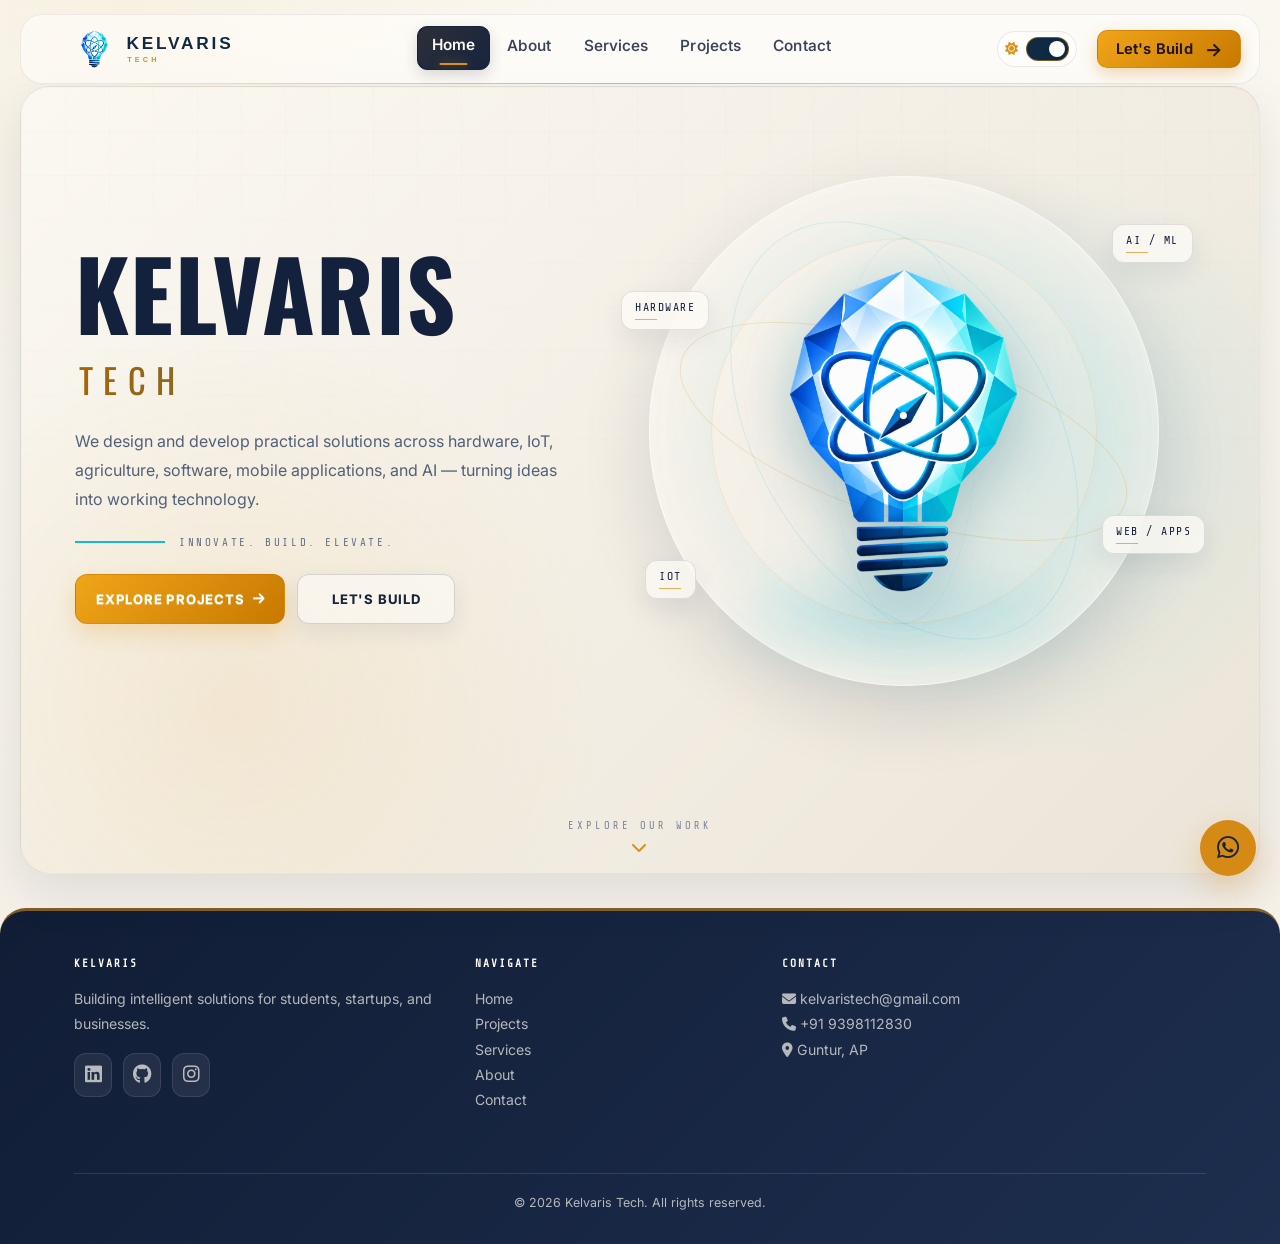
<file: index.html>
<!DOCTYPE html>
<html lang="en">
<head>
  <meta charset="UTF-8">
  <meta name="viewport" content="width=device-width, initial-scale=1.0">
  <title>Kelvaris Tech | IoT, AI, Agriculture & Web Solutions</title>
  <meta name="description" content="Kelvaris Tech builds IoT and embedded systems, smart agriculture solutions, AI and machine learning applications, drones, and custom websites and web apps.">

  <!-- KELVARIS TECH SEO START -->
  <meta name="robots" content="index, follow, max-image-preview:large">
  <meta name="author" content="Kelvaris Tech">
  <meta name="theme-color" content="#18243D">
  <link rel="canonical" href="https://geeshpath.github.io/kelvaris_website/">

  <!-- Open Graph / social sharing -->
  <meta property="og:type" content="website">
  <meta property="og:site_name" content="Kelvaris Tech">
  <meta property="og:title" content="Kelvaris Tech | IoT, AI, Agriculture & Web Solutions">
  <meta property="og:description" content="IoT and embedded systems, smart agriculture, AI/ML, drones, and custom web solutions by Kelvaris Tech.">
  <meta property="og:url" content="https://geeshpath.github.io/kelvaris_website/">
  <meta property="og:image" content="https://geeshpath.github.io/kelvaris_website/logo.png">
  <meta property="og:image:alt" content="Kelvaris Tech company logo">

  <!-- Twitter / X card -->
  <meta name="twitter:card" content="summary_large_image">
  <meta name="twitter:title" content="Kelvaris Tech | IoT, AI, Agriculture & Web Solutions">
  <meta name="twitter:description" content="IoT, embedded systems, smart agriculture, AI/ML, drones, and custom web solutions.">
  <meta name="twitter:image" content="https://geeshpath.github.io/kelvaris_website/logo.png">

  <!-- Organization structured data -->
  <script type="application/ld+json">
  {
    "@context": "https://schema.org",
    "@type": "Organization",
    "name": "Kelvaris Tech",
    "url": "https://geeshpath.github.io/kelvaris_website/",
    "logo": "https://geeshpath.github.io/kelvaris_website/logo.png",
    "email": "mailto:kelvaristech@gmail.com",
    "description": "IoT and embedded systems, smart agriculture solutions, AI and machine learning applications, drones, and custom web and software solutions."
  }
  </script>
  <!-- KELVARIS TECH SEO END -->


  <!-- Fonts -->
  <link rel="preconnect" href="https://fonts.googleapis.com">
  <link rel="preconnect" href="https://fonts.gstatic.com" crossorigin>
  <link href="https://fonts.googleapis.com/css2?family=Inter:wght@400;500;600;700;800&family=Oswald:wght@400;600;700&family=Lora:ital,wght@0,400;0,600;1,400&family=Share+Tech+Mono:wght@400&display=swap" rel="stylesheet">

  <!-- Font Awesome -->
  <link rel="stylesheet" href="https://cdnjs.cloudflare.com/ajax/libs/font-awesome/6.4.2/css/all.min.css">

  <!-- Design system: base structure, then the warm-glass theme (loaded last so its colors win) -->
  <link rel="stylesheet" href="style.css">
      
  <style>
    /* =============================================
       SPA PAGE SYSTEM
       All pages are <div class="page"> elements.
       Only one has .page-active at a time.
       ============================================= */
    .page {
      display: none;
      animation: page-in 0.35s ease forwards;
    }
    .page-active {
      display: block;
    }
    @keyframes page-in {
      from { opacity: 0; transform: translateY(16px); }
      to   { opacity: 1; transform: translateY(0); }
    }

    /* =============================================
       HOME-ONLY: hero needs full-viewport height
       ============================================= */
    #page-home .skeu-hero {
      min-height: 100vh;
    }

    /* =============================================
       PROJECT CARDS – modal styles
       ============================================= */
    .proj-img {
      height: 130px;
      display: flex;
      align-items: center;
      justify-content: center;
      background: var(--panel-grad);
      border-bottom: 2px solid var(--metal-deep);
      font-size: 2.8rem;
      color: var(--amber-glow);
      text-shadow: 0 0 20px rgba(245,166,35,0.5);
      border-radius: 12px 12px 0 0;
      overflow: hidden;
    }
    .skeu-modal-overlay {
      display: none;
      position: fixed;
      inset: 0;
      background: rgba(0,0,0,0.78);
      z-index: 2000;
      align-items: center;
      justify-content: center;
      padding: 1rem;
    }
    .skeu-modal-overlay.open { display: flex; }
    .skeu-modal {
      background: var(--metal-grad);
      border-radius: 14px;
      border: 2px solid var(--metal-dark);
      box-shadow: var(--shadow-deep);
      max-width: 680px;
      width: 100%;
      max-height: 88vh;
      overflow-y: auto;
    }
    .modal-header {
      background: var(--panel-grad);
      border-radius: 12px 12px 0 0;
      border-bottom: 2px solid var(--metal-deep);
      padding: 1.1rem 1.4rem;
      display: flex;
      align-items: center;
      justify-content: space-between;
    }
    .modal-header h5 {
      font-family: 'Oswald', sans-serif;
      font-size: 1rem;
      letter-spacing: 1.5px;
      text-transform: uppercase;
      color: var(--amber-glow);
      margin: 0;
    }
    .modal-close {
      background: none;
      border: none;
      color: var(--metal-mid);
      font-size: 1.2rem;
      cursor: pointer;
      padding: 4px 8px;
      border-radius: 4px;
      transition: color 0.15s;
    }
    .modal-close:hover { color: var(--amber-glow); }
    .modal-body {
      padding: 1.4rem;
      font-family: 'Lora', serif;
      color: var(--navy);
      font-size: 0.9rem;
      line-height: 1.7;
    }

    /* =============================================
       HERO BRANDING — minimal home hero
       ============================================= */
    #page-home .hero-inner {
      grid-template-columns: 1fr 1fr;
      gap: 4rem;
      align-items: center;
    }

    #page-home .hero-branding {
      display: flex;
      flex-direction: column;
      justify-content: center;
      align-items: flex-start;
    }

    #page-home .hero-brand-name {
      margin: 0;
      font-family: 'Oswald', sans-serif;
      font-size: clamp(3.5rem, 7vw, 6.5rem);
      line-height: 0.95;
      letter-spacing: 0.12em;
      font-weight: 700;
      color: var(--metal-light);
      text-shadow: 3px 3px 0 rgba(0,0,0,0.35), 0 0 35px rgba(245,166,35,0.12);
    }

    #page-home .hero-brand-subtitle {
      margin-top: 0.8rem;
      font-family: 'Share Tech Mono', monospace;
      font-size: clamp(1rem, 2vw, 1.45rem);
      letter-spacing: 0.55em;
      color: var(--amber-glow);
    }

    #page-home .hero-brand-tagline {
      margin-top: 1.8rem;
      padding-top: 1rem;
      border-top: 2px solid var(--amber);
      font-family: 'Share Tech Mono', monospace;
      font-size: clamp(0.78rem, 1.4vw, 1rem);
      letter-spacing: 0.3em;
      color: var(--metal-mid);
    }

    #page-home .hero-logo-wrap {
      display: flex;
      justify-content: flex-end;
    }

    #page-home .hero-logo-panel {
      width: min(100%, 560px);
    }

    @media (max-width: 768px) {
      #page-home .hero-inner {
        grid-template-columns: 1fr;
        gap: 2rem;
        text-align: center;
      }

      #page-home .hero-branding {
        align-items: center;
        order: 1;
      }

      #page-home .hero-logo-wrap {
        justify-content: center;
        order: 2;
      }

      #page-home .hero-brand-tagline {
        letter-spacing: 0.18em;
      }
    }


    /* =============================================
       HOME HERO — floating Kelvaris bulb
       ============================================= */
    #page-home .skeu-hero {
      background:
        radial-gradient(circle at 78% 45%, rgba(0, 198, 255, 0.14), transparent 32%),
        linear-gradient(135deg, #071426 0%, #0b1c32 52%, #07101e 100%);
    }

    #page-home .skeu-hero::before {
      background-image:
        linear-gradient(rgba(77, 156, 210, 0.07) 1px, transparent 1px),
        linear-gradient(90deg, rgba(77, 156, 210, 0.07) 1px, transparent 1px);
      background-size: 42px 42px;
    }

    #page-home .hero-brand-name {
      color: #f4f8ff;
      text-shadow: 0 4px 25px rgba(0,0,0,.5);
    }

    #page-home .hero-brand-subtitle {
      color: #2bd9ff;
    }

    #page-home .hero-brand-tagline {
      color: #aabbd0;
      border-top-color: #2bd9ff;
    }

    #page-home .hero-logo-wrap {
      position: relative;
      min-height: 560px;
      align-items: center;
    }

    #page-home .hero-bulb-stage {
      position: relative;
      width: min(500px, 78vw);
      aspect-ratio: 1 / 1;
      display: flex;
      align-items: center;
      justify-content: center;
      perspective: 1200px;
      transform-style: preserve-3d;
      transition: transform .16s ease-out;
      animation: home-bulb-float 5s ease-in-out infinite;
      will-change: transform;
    }

    #page-home .home-floating-bulb {
      width: 72%;
      height: auto;
      position: relative;
      z-index: 3;
      object-fit: contain;
      pointer-events: none;
      user-select: none;
      transform: translateZ(55px);
      filter: drop-shadow(0 25px 30px rgba(0,0,0,.45))
              drop-shadow(0 0 38px rgba(0,205,255,.30));
    }

    #page-home .home-bulb-glow {
      position: absolute;
      width: 55%;
      height: 18%;
      bottom: 13%;
      border-radius: 50%;
      background: rgba(0, 205, 255, .42);
      filter: blur(30px);
      transform: translateZ(-25px);
    }

    #page-home .home-orbit {
      position: absolute;
      border: 1px solid rgba(43, 217, 255, .24);
      border-radius: 50%;
      pointer-events: none;
      transform-style: preserve-3d;
    }

    #page-home .home-orbit-a {
      width: 82%;
      height: 30%;
      transform: rotateX(64deg) rotateZ(-22deg);
    }

    #page-home .home-orbit-b {
      width: 62%;
      height: 86%;
      transform: rotateY(67deg) rotateZ(10deg);
    }

    @keyframes home-bulb-float {
      0%, 100% { transform: translateY(0); }
      50% { transform: translateY(-14px); }
    }

    @media (max-width: 768px) {
      #page-home .hero-logo-wrap {
        min-height: 390px;
      }
      #page-home .hero-bulb-stage {
        width: min(390px, 90vw);
      }
      #page-home .home-floating-bulb {
        width: 70%;
      }
    }

    /* =============================================
       PROJECTS HERO — cinematic Kelvaris style
       ============================================= */
    /* #page-projects .projects-hero {
      min-height: calc(100vh - 68px);
      position: relative;
      overflow: hidden;
      display: flex;
      align-items: center;
      background:
        radial-gradient(circle at 76% 48%, rgba(0, 190, 255, 0.16), transparent 30%),
        radial-gradient(circle at 22% 70%, rgba(31, 79, 145, 0.18), transparent 34%),
        linear-gradient(135deg, #071426 0%, #0a1b31 48%, #07101e 100%);
      border-bottom: 1px solid rgba(66, 190, 255, 0.18);
      isolation: isolate;
    }

    #page-projects .projects-hero::before {
      content: '';
      position: absolute;
      inset: 0;
      background-image:
        linear-gradient(rgba(77, 156, 210, 0.08) 1px, transparent 1px),
        linear-gradient(90deg, rgba(77, 156, 210, 0.08) 1px, transparent 1px);
      background-size: 46px 46px;
      mask-image: linear-gradient(to bottom, black, transparent 92%);
      pointer-events: none;
    }

    #page-projects .projects-hero::after {
      content: '';
      position: absolute;
      width: 620px;
      height: 620px;
      right: 3%;
      top: 8%;
      border-radius: 50%;
      background: radial-gradient(circle, rgba(0, 208, 255, 0.12), transparent 65%);
      filter: blur(10px);
      pointer-events: none;
      z-index: -1;
    }

    .projects-hero-inner {
      width: min(1240px, 100%);
      margin: 0 auto;
      padding: 90px 2rem 70px;
      display: grid;
      grid-template-columns: 0.95fr 1.05fr;
      align-items: center;
      gap: 3rem;
      position: relative;
      z-index: 2;
    }

    .projects-hero-copy {
      position: relative;
      z-index: 4;
    }

    .projects-hero-kicker {
      display: inline-flex;
      align-items: center;
      gap: 10px;
      color: #27d9ff;
      font-family: 'Share Tech Mono', monospace;
      font-size: 0.72rem;
      letter-spacing: 4px;
      text-transform: uppercase;
      margin-bottom: 0.85rem;
    }

    .projects-hero-kicker::after {
      content: '';
      width: 80px;
      height: 1px;
      background: #27d9ff;
      opacity: 0.6;
    }

    .projects-hero-title {
      margin: 0;
      font-family: 'Oswald', sans-serif;
      font-size: clamp(3.4rem, 6.4vw, 6.2rem);
      line-height: 0.92;
      letter-spacing: 0.02em;
      text-transform: uppercase;
      color: #f4f8ff;
      text-shadow: 0 4px 24px rgba(0,0,0,0.45);
    }

    .projects-hero-subtitle {
      margin: 1.3rem 0 0;
      font-family: 'Share Tech Mono', monospace;
      font-size: clamp(0.9rem, 1.8vw, 1.2rem);
      letter-spacing: 0.32em;
      color: #b8cbe0;
      text-transform: uppercase;
    }

    .projects-hero-description {
      max-width: 590px;
      margin: 1.5rem 0 0;
      font-family: 'Lora', serif;
      color: #aabbd0;
      line-height: 1.75;
      font-size: 1rem;
    }

    .projects-hero-motto {
      display: flex;
      align-items: center;
      gap: 14px;
      margin-top: 1.7rem;
      color: #29d9ff;
      font-family: 'Share Tech Mono', monospace;
      letter-spacing: 0.28em;
      font-size: 0.78rem;
      text-transform: uppercase;
    }

    .projects-hero-motto::before {
      content: '';
      width: 100px;
      height: 2px;
      background: #29d9ff;
      box-shadow: 0 0 12px rgba(41,217,255,0.45);
    }

    .projects-hero-visual {
      min-height: 570px;
      position: relative;
      display: flex;
      align-items: center;
      justify-content: center;
      perspective: 1100px;
    }

    .bulb-stage {
      position: relative;
      width: min(520px, 82vw);
      aspect-ratio: 1 / 1;
      display: flex;
      align-items: center;
      justify-content: center;
      transform-style: preserve-3d;
      transition: transform 0.18s ease-out;
      animation: bulb-hover 5s ease-in-out infinite;
      will-change: transform;
    }

    .bulb-stage::before {
      content: '';
      position: absolute;
      width: 58%;
      height: 12%;
      bottom: 9%;
      border-radius: 50%;
      background: rgba(0, 204, 255, 0.36);
      filter: blur(24px);
      transform: translateZ(-40px);
    }

    .bulb-stage::after {
      content: '';
      position: absolute;
      inset: 16%;
      border-radius: 50%;
      border: 1px solid rgba(54, 210, 255, 0.18);
      box-shadow: 0 0 70px rgba(0, 183, 255, 0.11);
      transform: translateZ(-20px);
    }

    .floating-bulb {
      width: 74%;
      height: auto;
      position: relative;
      z-index: 3;
      object-fit: contain;
      filter: drop-shadow(0 20px 28px rgba(0,0,0,0.45)) drop-shadow(0 0 32px rgba(0,205,255,0.25));
      transform: translateZ(45px);
      user-select: none;
      pointer-events: none;
    }

    @keyframes bulb-hover {
      0%, 100% { margin-top: 0; }
      50% { margin-top: -16px; }
    }

    .hero-orbit-ring {
      position: absolute;
      border: 1px solid rgba(51, 206, 255, 0.22);
      border-radius: 50%;
      transform-style: preserve-3d;
      pointer-events: none;
    }
    .hero-orbit-ring.r1 { width: 78%; height: 27%; transform: rotateX(64deg) rotateZ(-20deg); }
    .hero-orbit-ring.r2 { width: 82%; height: 30%; transform: rotateX(64deg) rotateZ(42deg); }
    .hero-orbit-ring.r3 { width: 62%; height: 84%; transform: rotateY(68deg) rotateZ(12deg); }

    .hero-chip {
      position: absolute;
      z-index: 5;
      padding: 10px 15px;
      border: 1px solid rgba(77, 201, 255, 0.48);
      border-radius: 5px;
      background: rgba(6, 25, 46, 0.62);
      backdrop-filter: blur(7px);
      color: #d7f5ff;
      font-family: 'Share Tech Mono', monospace;
      font-size: 0.72rem;
      letter-spacing: 1.5px;
      box-shadow: 0 0 20px rgba(0,170,255,0.08), inset 0 0 12px rgba(0,170,255,0.04);
      animation: chip-float 4s ease-in-out infinite;
    }
    .hero-chip::after {
      content: '';
      display: block;
      width: 22px;
      height: 1px;
      margin-top: 5px;
      background: #2bd9ff;
      opacity: 0.7;
    }
    .hero-chip.c1 { left: 3%; top: 25%; }
    .hero-chip.c2 { right: 2%; top: 13%; animation-delay: -1s; }
    .hero-chip.c3 { left: 7%; bottom: 20%; animation-delay: -2s; }
    .hero-chip.c4 { right: 0; bottom: 28%; animation-delay: -3s; }

    @keyframes chip-float {
      0%,100% { transform: translateY(0); }
      50% { transform: translateY(-8px); }
    }

    .projects-scroll-cue {
      position: absolute;
      bottom: 18px;
      left: 50%;
      transform: translateX(-50%);
      display: flex;
      flex-direction: column;
      align-items: center;
      gap: 7px;
      color: #91a9c1;
      font-family: 'Share Tech Mono', monospace;
      font-size: 0.65rem;
      letter-spacing: 3px;
      text-transform: uppercase;
    }

    .projects-scroll-cue i {
      color: #2bd9ff;
      font-size: 1rem;
      animation: scroll-bounce 1.8s ease-in-out infinite;
    }

    @keyframes scroll-bounce {
      0%,100% { transform: translateY(0); }
      50% { transform: translateY(5px); }
    }

    @media (max-width: 900px) {
      .projects-hero-inner { grid-template-columns: 1fr; text-align: center; padding-top: 70px; }
      .projects-hero-copy { display: flex; flex-direction: column; align-items: center; }
      .projects-hero-description { margin-left: auto; margin-right: auto; }
      .projects-hero-motto { justify-content: center; }
      .projects-hero-visual { min-height: 500px; margin-top: -15px; }
    }

    @media (max-width: 600px) {
      #page-projects .projects-hero { min-height: auto; }
      .projects-hero-inner { padding: 58px 1.2rem 70px; gap: 0.5rem; }
      .projects-hero-title { font-size: clamp(3.4rem, 18vw, 5.2rem); }
      .projects-hero-subtitle { letter-spacing: 0.18em; }
      .projects-hero-motto { letter-spacing: 0.15em; font-size: 0.66rem; }
      .projects-hero-motto::before { width: 45px; }
      .projects-hero-visual { min-height: 390px; }
      .bulb-stage { width: 100%; }
      .floating-bulb { width: 72%; }
      .hero-chip { font-size: 0.58rem; padding: 7px 9px; }
      .hero-chip.c1 { left: 0; top: 23%; }
      .hero-chip.c2 { right: 0; top: 10%; }
      .hero-chip.c3 { left: 2%; bottom: 18%; }
      .hero-chip.c4 { right: 0; bottom: 25%; }
    } */

    /* =============================================
       HERO TAGLINE HIGHLIGHT
       ============================================= */
    .skeu-hero .hero-text em {
      font-style: normal;
      color: var(--amber-glow);
      text-shadow: 0 0 22px rgba(245,166,35,0.5);
    }

    /* =============================================
       HOME STATS: make the hero+stats look clean
       without the big services/contact blocks
       ============================================= */
    .home-feature-grid {
      display: grid;
      grid-template-columns: repeat(2, 1fr);
      gap: 1.2rem;
      margin-top: 2rem;
    }
    .home-feature-card {
      background: var(--panel-grad);
      border: 1px solid rgba(255,255,255,0.08);
      border-radius: 10px;
      padding: 1.1rem 1.3rem;
      display: flex;
      align-items: center;
      gap: 12px;
      cursor: pointer;
      transition: border-color 0.2s, background 0.2s, transform 0.2s;
    }
    .home-feature-card:hover {
      border-color: var(--amber);
      background: rgba(255,255,255,0.04);
      transform: translateY(-3px);
    }
    .home-feature-card i {
      font-size: 1.6rem;
      color: var(--amber-glow);
      text-shadow: 0 0 10px rgba(245,166,35,0.5);
      width: 36px;
      text-align: center;
      flex-shrink: 0;
    }
    .home-feature-card h6 {
      font-family: 'Oswald', sans-serif;
      font-size: 0.82rem;
      letter-spacing: 1px;
      text-transform: uppercase;
      color: var(--metal-light);
      margin: 0 0 2px;
    }
    .home-feature-card p {
      font-family: 'Lora', serif;
      font-size: 0.72rem;
      color: var(--metal-mid);
      margin: 0;
      line-height: 1.4;
    }

    /* =============================================
       TRUSTED BY / CTA STRIP ON HOME
       ============================================= */
    .home-cta-strip {
      background: var(--navy-grad);
      padding: 50px 0;
      text-align: center;
      border-top: 2px solid var(--metal-deep);
      border-bottom: 2px solid var(--metal-deep);
    }
    .home-cta-strip h2 {
      font-family: 'Oswald', sans-serif;
      font-size: 1.8rem;
      color: var(--metal-light);
      letter-spacing: 1px;
      text-transform: uppercase;
      margin-bottom: 0.6rem;
      text-shadow: 2px 2px 0 rgba(0,0,0,0.4);
    }
    .home-cta-strip p {
      font-family: 'Lora', serif;
      color: var(--metal-mid);
      max-width: 460px;
      margin: 0 auto 1.6rem;
      font-size: 0.9rem;
    }

    /* =============================================
       SERVICE CARDS — icon badge color per category
       ============================================= */
    .card-icon-panel.color-blue  { background: linear-gradient(160deg,#0d2240,#1a3660); }
    .card-icon-panel.color-teal  { background: linear-gradient(160deg,#0a2030,#0d3545); }
    .card-icon-panel.color-green { background: linear-gradient(160deg,#0a2218,#0d3520); }
    .card-icon-panel.color-amber { background: linear-gradient(160deg,#261508,#3a2008); }
    .card-icon-panel.color-violet{ background: linear-gradient(160deg,#1a0d35,#281450); }
    .card-icon-panel.color-red   { background: linear-gradient(160deg,#2a0808,#3d0c0c); }

    .card-icon-panel.color-blue i  { color: #38bdf8; text-shadow: 0 0 18px rgba(56,189,248,0.6); }
    .card-icon-panel.color-teal i  { color: #2dd4bf; text-shadow: 0 0 18px rgba(45,212,191,0.6); }
    .card-icon-panel.color-green i { color: #4ade80; text-shadow: 0 0 18px rgba(74,222,128,0.6); }
    .card-icon-panel.color-amber i { color: #f5a623; text-shadow: 0 0 18px rgba(245,166,35,0.6); }
    .card-icon-panel.color-violet i{ color: #a78bfa; text-shadow: 0 0 18px rgba(167,139,250,0.6); }
    .card-icon-panel.color-red i   { color: #f87171; text-shadow: 0 0 18px rgba(248,113,113,0.6); }

    /* =============================================
       MOBILE RESPONSIVE EXTRAS
       ============================================= */
    @media (max-width: 640px) {
      .home-feature-grid { grid-template-columns: 1fr; }
      .col-3 { width: 50%; }
    }
    @media (max-width: 420px) {
      .col-3 { width: 100%; }
    }

    /* =============================================
       SCROLL-REVEAL (page entrance motion, item 7)
       ============================================= */
    .kv-reveal {
      opacity: 0;
      transform: translateY(20px);
      transition: opacity .6s ease, transform .6s ease;
    }
    .kv-reveal.kv-revealed {
      opacity: 1;
      transform: translateY(0);
    }
    @media (prefers-reduced-motion: reduce) {
      .kv-reveal, .kv-reveal.kv-revealed { transition: none; opacity: 1; transform: none; }
    }

    /* =============================================
       CARD HOVER REFINEMENT — gold border + image lift
       ============================================= */
    .proj-card, .skeu-card, .team-card {
      transition: transform .22s ease, box-shadow .22s ease, border-color .22s ease;
    }
    .proj-card:hover, .skeu-card:hover, .team-card:hover {
      border-color: rgba(214, 138, 22, 0.45) !important;
    }
    .proj-card-img img, .proj-card-img i {
      transition: transform .35s ease;
    }
    .proj-card:hover .proj-card-img img {
      transform: scale(1.03);
    }
    .proj-card:hover .proj-card-img i {
      transform: scale(1.08);
    }

    /* Buttons — arrow nudges right on hover, gold brightens (item 7) */
    .btn-skeu i.fa-arrow-right {
      transition: transform .2s ease;
      display: inline-block;
    }
    .btn-skeu:hover i.fa-arrow-right {
      transform: translateX(5px);
    }
    .btn-skeu-primary:hover {
      filter: brightness(1.05);
    }

    /* Hero bulb — subtle glow pulse layered on top of the existing float (item 2) */
    #page-home .home-bulb-glow,
    .bulb-stage::before {
      animation: kv-glow-pulse 3.6s ease-in-out infinite;
    }
    @keyframes kv-glow-pulse {
      0%, 100% { opacity: 0.75; }
      50% { opacity: 1; }
    }

    /* =============================================
       LOGO / BRAND — cleaner, unified lockup (item 10)
       ============================================= */
    .kv-brand {
      display: flex !important;
      align-items: center !important;
      gap: 10px !important;
    }
    .kv-brand img { width: 34px !important; height: 34px !important; }
    .kv-brand-text {
      display: flex;
      flex-direction: column;
      line-height: 1.05;
      font-family: 'Oswald', sans-serif;
      font-weight: 700;
      font-size: 1.02rem;
      letter-spacing: .04em;
    }
    .kv-brand-text em {
      font-style: normal;
      font-family: 'Share Tech Mono', monospace;
      font-weight: 400;
      font-size: .56rem;
      letter-spacing: .22em;
      color: #A86408 !important;
      margin-top: 2px;
    }

    /* =============================================
       EMBER GOLD — gradient reserved for CTAs, active
       states, key headings & borders only (item 9)
       ============================================= */
    .btn-skeu-primary {
      background: linear-gradient(135deg, #F0A51A, #C87900) !important;
      border-color: rgba(200,121,0,.5) !important;
    }
    .section-title em,
    .section-title .kv-ember {
      background: linear-gradient(90deg, #C87900, #F0A51A);
      -webkit-background-clip: text;
      background-clip: text;
      -webkit-text-fill-color: transparent;
      font-style: normal;
    }

    /* =============================================
       SUBTLE BLUEPRINT/GRID STRUCTURE ON LIGHT
       SECTIONS — reinforces "engineering" (item 5)
       ============================================= */
    .proj-domain-section,
    .page-header-section,
    .skeu-section {
      position: relative;
    }
    .proj-domain-section::before,
    .skeu-section::before {
      content: '';
      position: absolute;
      inset: 0;
      background-image:
        linear-gradient(rgba(24,36,61,0.035) 1px, transparent 1px),
        linear-gradient(90deg, rgba(24,36,61,0.035) 1px, transparent 1px);
      background-size: 38px 38px;
      pointer-events: none;
      z-index: 0;
    }
    .proj-domain-section > .container,
    .skeu-section > .container {
      position: relative;
      z-index: 1;
    }

    /* =============================================
       SYSTEM LABELS — small engineering-style tags
       used sparingly (item 11)
       ============================================= */
    .kv-sys-tag {
      display: inline-block;
      font-family: 'Share Tech Mono', monospace;
      font-size: .62rem;
      letter-spacing: .18em;
      color: var(--amber-glow, #C87900);
      opacity: .8;
      margin-bottom: 6px;
    }
    .proj-domain-header { position: relative; flex-wrap: wrap; }
    .proj-domain-header .kv-sys-tag {
      display: block;
      flex-basis: 100%;
      margin-bottom: 2px;
    }

    /* =============================================
       WHAT WE BUILD — horizontal capability system
       (items 6 & 12)
       ============================================= */
    .kv-capabilities {
      padding: 70px 0 30px;
      background: var(--cream);
    }
    .kv-capabilities-statement {
      max-width: 760px;
      font-family: 'Lora', serif;
      font-size: clamp(1.2rem, 2.4vw, 1.65rem);
      line-height: 1.5;
      color: var(--navy);
      margin: 0 0 2.4rem;
    }
    .kv-capability-row {
      display: flex;
      align-items: center;
      justify-content: space-between;
      gap: 1.5rem;
      padding: 1.15rem 4px;
      border-bottom: 1px solid rgba(24,36,61,0.1);
      cursor: default;
      position: relative;
      overflow: hidden;
    }
    .kv-capability-row:first-child { border-top: 1px solid rgba(24,36,61,0.1); }
    .kv-capability-name {
      display: flex;
      align-items: baseline;
      gap: 14px;
      font-family: 'Oswald', sans-serif;
      font-size: clamp(1.1rem, 2.6vw, 1.8rem);
      letter-spacing: .03em;
      text-transform: uppercase;
      color: var(--navy);
    }
    .kv-capability-name .kv-sys-tag { margin: 0; }
    .kv-capability-line {
      flex: 1;
      height: 1px;
      background: rgba(24,36,61,0.15);
      position: relative;
      max-width: 260px;
      overflow: hidden;
    }
    .kv-capability-line::after {
      content: '';
      position: absolute;
      inset: 0;
      background: linear-gradient(90deg, #C87900, #F0A51A);
      transform: scaleX(0);
      transform-origin: left;
      transition: transform .35s ease;
    }
    .kv-capability-desc {
      flex: 0 0 260px;
      font-family: 'Lora', serif;
      font-size: .82rem;
      color: var(--metal-mid, #6b7688);
      opacity: 0;
      transform: translateX(-8px);
      transition: opacity .3s ease, transform .3s ease;
    }
    .kv-capability-row:hover .kv-capability-line::after { transform: scaleX(1); }
    .kv-capability-row:hover .kv-capability-desc { opacity: 1; transform: translateX(0); }
    .kv-capability-row:hover .kv-capability-name { color: #A86408; }
    @media (max-width: 760px) {
      .kv-capability-row { flex-wrap: wrap; }
      .kv-capability-desc { flex-basis: 100%; opacity: .85; transform: none; order: 3; }
      .kv-capability-line { max-width: none; }
    }

    /* =============================================
       PROJECT SPOTLIGHT — large featured project
       layout, not a card (items 13 & 14)
       ============================================= */
    .kv-spotlight {
      display: grid;
      grid-template-columns: 1fr 1fr;
      gap: 3rem;
      align-items: center;
      background: var(--panel-grad);
      border: 2px solid var(--navy-mid, #1f3050);
      border-radius: 16px;
      padding: 2.6rem;
      box-shadow: var(--shadow-deep);
    }
    .kv-spotlight-tags span {
      display: inline-block;
      font-family: 'Share Tech Mono', monospace;
      font-size: .68rem;
      letter-spacing: .1em;
      color: #d7f5ff;
      border: 1px solid rgba(77,201,255,.4);
      background: rgba(6,25,46,.5);
      border-radius: 4px;
      padding: 5px 10px;
      margin: 0 6px 8px 0;
    }
    .kv-spotlight h3 {
      font-family: 'Oswald', sans-serif;
      font-size: clamp(1.6rem, 3vw, 2.3rem);
      color: var(--metal-light, #f4f8ff);
      text-transform: uppercase;
      letter-spacing: .02em;
      margin: .6rem 0 1rem;
    }
    .kv-spotlight p { color: var(--metal-mid, #aabbd0); font-family: 'Lora', serif; line-height: 1.7; margin-bottom: 1.2rem; }
    .kv-pipeline {
      display: flex;
      flex-direction: column;
      align-items: center;
      gap: 0;
      font-family: 'Share Tech Mono', monospace;
      font-size: .78rem;
      letter-spacing: .08em;
      color: #d7f5ff;
      text-transform: uppercase;
    }
    .kv-pipeline-step {
      padding: 10px 18px;
      border: 1px solid rgba(77,201,255,.4);
      border-radius: 6px;
      background: rgba(6,25,46,.55);
      width: min(230px, 100%);
      text-align: center;
    }
    .kv-pipeline-arrow {
      color: #2bd9ff;
      font-size: .9rem;
      padding: 5px 0;
    }
    @media (max-width: 860px) {
      .kv-spotlight { grid-template-columns: 1fr; }
    }

    /* =============================================
       TECHNOLOGY → APPLICATION relationship table
       (item 17)
       ============================================= */
    .kv-tech-app-row {
      display: grid;
      grid-template-columns: 1fr auto 1fr;
      align-items: center;
      gap: 1rem;
      padding: 1rem 4px;
      border-bottom: 1px solid rgba(24,36,61,0.1);
    }
    .kv-tech-app-row:first-of-type { border-top: 1px solid rgba(24,36,61,0.1); }
    .kv-tech-app-row .kv-tech {
      font-family: 'Oswald', sans-serif;
      font-size: 1rem;
      letter-spacing: .03em;
      color: var(--navy);
      text-transform: uppercase;
    }
    .kv-tech-app-row .kv-app {
      font-family: 'Lora', serif;
      font-size: .92rem;
      color: var(--metal-mid, #6b7688);
      text-align: right;
    }
    .kv-tech-app-row .kv-arrow { color: #C87900; font-size: .85rem; }
    @media (max-width: 640px) {
      .kv-tech-app-row { grid-template-columns: 1fr; text-align: left; }
      .kv-tech-app-row .kv-app { text-align: left; }
      .kv-tech-app-row .kv-arrow { display: none; }
    }

    /* =============================================
       ABOUT — belief statement block (item 15)
       ============================================= */
    .kv-belief-block {
      max-width: 880px;
      margin: 0 auto;
      text-align: center;
      padding: 20px 0 10px;
    }
    .kv-belief-block p {
      font-family: 'Lora', serif;
      font-size: clamp(1.15rem, 2.6vw, 1.6rem);
      line-height: 1.55;
      color: var(--navy);
    }

    /* =============================================
       FOOTER — lighter visual weight (item 18)
       ============================================= */
    .skeu-footer { padding-top: 46px !important; padding-bottom: 30px !important; }
    .skeu-footer h5, .skeu-footer h6 {
      font-family: 'Share Tech Mono', monospace !important;
      font-size: .7rem !important;
      letter-spacing: .18em !important;
      text-transform: uppercase;
    }
    /* System-label numbering for home project grid, via CSS counters (item 11) */
    .kv-home-project-grid { counter-reset: kv-proj; }
    .kv-home-project-grid .proj-card { counter-increment: kv-proj; position: relative; }
    .kv-home-project-grid .proj-card-body h5::before {
      content: "SYS." counter(kv-proj, decimal-leading-zero) " — ";
      font-family: 'Share Tech Mono', monospace;
      font-size: .62rem;
      letter-spacing: .12em;
      color: var(--amber-glow, #C87900);
      opacity: .75;
      display: block;
      margin-bottom: 4px;
    }
  </style>

<style id="home-axis-visibility-fix">
/* Home hero — clearer 3D axis/orbit lines */
#page-home .home-orbit {
  z-index: 2 !important;
  display: block !important;
  opacity: 1 !important;
  visibility: visible !important;
  border: 2px solid rgba(214, 157, 62, 0.72) !important;
  box-shadow:
    0 0 10px rgba(214, 157, 62, 0.18),
    inset 0 0 10px rgba(214, 157, 62, 0.08);
  pointer-events: none !important;
}

#page-home .home-orbit-a {
  width: 86% !important;
  height: 32% !important;
  transform: rotateX(64deg) rotateZ(-22deg) !important;
}

#page-home .home-orbit-b {
  width: 66% !important;
  height: 88% !important;
  transform: rotateY(67deg) rotateZ(10deg) !important;
}

#page-home .hero-bulb-stage {
  z-index: 3 !important;
}

#page-home .home-floating-bulb {
  z-index: 4 !important;
}
</style>


<style id="section-title-contrast-fix">
/* PROJECTS + SERVICES — strong readable text against the dark/glass background */
#page-projects .proj-domain-title,
#page-projects .proj-card-body h5,
#page-projects .proj-domain-sub,
#page-services h1,
#page-services h2,
#page-services h3,
#page-services h4,
#page-services h5,
#page-services .service-title,
#page-services .service-card h3,
#page-services .service-card h4 {
  color: #fff7e8 !important;
  opacity: 1 !important;
  text-shadow: 0 2px 10px rgba(0,0,0,.55) !important;
}

#page-projects .proj-domain-title {
  font-weight: 700 !important;
  letter-spacing: .025em !important;
}

#page-projects .proj-domain-sub,
#page-services p,
#page-services .service-card p,
#page-services .services-intro {
  color: rgba(255,247,232,.86) !important;
  opacity: 1 !important;
}

#page-projects .proj-card {
  color: #fff7e8 !important;
}

#page-projects .proj-card-body {
  background: rgba(10, 22, 35, .92) !important;
}

#page-services .service-card {
  color: #fff7e8 !important;
}

#page-services .service-card h3,
#page-services .service-card h4,
#page-services .service-title {
  font-weight: 700 !important;
  letter-spacing: .02em !important;
}
</style>







<style id="final-warm-glass-nav">
  /* Default state: near the top of the page — light glass, minimal weight */
  .skeu-navbar {
    background: rgba(255, 255, 255, 0.55) !important;
    border: 1px solid rgba(24, 36, 61, 0.07) !important;
    border-bottom: 1px solid rgba(24, 36, 61, 0.08) !important;
    box-shadow: none !important;
    backdrop-filter: blur(18px) saturate(130%) !important;
    -webkit-backdrop-filter: blur(18px) saturate(130%) !important;
    transition: background .35s ease, box-shadow .35s ease, border-color .35s ease;
  }

  /* Scrolled state: slightly darker, opaque, with a soft shadow */
  .skeu-navbar.navbar-scrolled {
    background: rgba(255, 255, 255, 0.94) !important;
    border-color: rgba(24, 36, 61, 0.1) !important;
    box-shadow:
      0 12px 32px rgba(24, 36, 61, 0.12),
      0 1px 6px rgba(24, 36, 61, 0.06) !important;
  }

  .skeu-navbar .nav-links {
    gap: 2px !important;
    align-items: center !important;
  }

  /* Normal links — simple text, no boxy pill by default */
  .skeu-navbar .nav-links li a,
  .skeu-navbar .nav-links a {
    display: block !important;
    color: #3A4256 !important;
    background: transparent !important;
    font-family: Inter, ui-sans-serif, system-ui, -apple-system, "Segoe UI", sans-serif !important;
    font-size: .96rem !important;
    font-weight: 550 !important;
    letter-spacing: .1px !important;
    line-height: 1.2 !important;
    padding: 9px 14px !important;
    border: 1px solid transparent !important;
    border-radius: 10px !important;
    text-shadow: none !important;
    opacity: 1 !important;
    transition: color .18s ease, background .18s ease;
  }

  .skeu-navbar .nav-links li a:hover,
  .skeu-navbar .nav-links a:hover {
    color: #A86408 !important;
    background: rgba(242, 184, 75, 0.12) !important;
  }

  /* Only the active page gets the solid pill treatment */
  .skeu-navbar .nav-links li a.active,
  .skeu-navbar .nav-links a.active {
    color: #FFFFFF !important;
    background: #18243D !important;
    border-color: #18243D !important;
    font-weight: 600 !important;
    box-shadow: 0 5px 14px rgba(24, 36, 61, 0.16) !important;
  }

  /* Single primary gold CTA, appended after the nav links */
  .skeu-navbar .nav-cta {
    display: inline-flex !important;
    align-items: center;
    gap: 8px;
    margin-left: 6px !important;
    padding: 9px 18px !important;
    border-radius: 10px !important;
    font-family: Inter, ui-sans-serif, system-ui, -apple-system, "Segoe UI", sans-serif !important;
    font-size: .92rem !important;
    font-weight: 650 !important;
    letter-spacing: .2px !important;
    color: #221200 !important;
    background: linear-gradient(135deg, #F0A51A, #C87900) !important;
    border: 1px solid rgba(200,121,0,.5) !important;
    box-shadow: 0 6px 16px rgba(200,121,0,.28) !important;
    text-shadow: none !important;
    transition: filter .18s ease, transform .18s ease;
  }
  .skeu-navbar .nav-cta:hover {
    filter: brightness(1.06);
    transform: translateY(-1px);
  }

  .skeu-navbar .navbar-brand {
    color: #18243D !important;
    opacity: 1 !important;
  }

  .skeu-navbar .navbar-brand span {
    color: #A86408 !important;
  }

  @media (max-width: 768px) {
    .skeu-navbar .nav-links li a,
    .skeu-navbar .nav-links a {
      font-size: .98rem !important;
      background: rgba(255,255,255,.92) !important;
    }
    .skeu-navbar .nav-cta { display: none !important; }
  }
</style>

</head>
<body>

<!-- ═══════════════════════════════════════════
     NAVBAR  (shared across all pages)
════════════════════════════════════════════════ -->
<nav class="skeu-navbar" id="mainNav">
  <a class="navbar-brand kv-brand" href="#" onclick="navigate('home');return false;" aria-label="Kelvaris Tech home">
    <img src="kelvaris-bulb.png" alt="Kelvaris Tech logo">
    <span class="kv-brand-copy"><strong>KELVARIS</strong><small>TECH</small></span>
  </a>

  <ul class="nav-links" id="navLinks">
    <li><a href="#" onclick="navigate('home');return false;" data-page="home" class="active">Home</a></li>
    <li><a href="#" onclick="navigate('about');return false;" data-page="about">About</a></li>
    <li><a href="#" onclick="navigate('services');return false;" data-page="services">Services</a></li>
    <li><a href="#" onclick="navigate('projects');return false;" data-page="projects">Projects</a></li>
    <li><a href="#" onclick="navigate('contact');return false;" data-page="contact">Contact</a></li>
  </ul>

  <div class="kv-nav-right">
    <div class="kv-theme-switch" aria-label="Theme controls">
      <span class="kv-sun" aria-hidden="true"><i class="fas fa-sun"></i></span>
      <button type="button" class="kv-theme-btn" id="themeToggle" aria-label="Toggle dark mode" title="Toggle dark mode">
        <i class="fas fa-moon" id="themeIcon"></i>
      </button>
    </div>
    <a href="#" class="nav-cta" onclick="navigate('contact');return false;">Let's Build <span aria-hidden="true">→</span></a>
    <button class="navbar-toggle" onclick="toggleMobileMenu()" aria-label="Toggle menu" id="menuToggle">
      <i class="fas fa-bars" id="menuIcon"></i>
    </button>
  </div>
</nav>


<!-- ═══════════════════════════════════════════
     PAGE: HOME
════════════════════════════════════════════════ -->
<div id="page-home" class="page page-active">

  <section class="projects-hero kv-home-project-hero" id="homeHero">
    <div class="projects-hero-inner">
      <div class="projects-hero-copy">
        <h1 class="projects-hero-title">KELVARIS</h1>
        <div class="projects-hero-subtitle">TECH</div>
        <p class="projects-hero-description">
          We design and develop practical solutions across hardware, IoT, agriculture, software, mobile applications, and AI — turning ideas into working technology.
        </p>
        <div class="projects-hero-motto">INNOVATE. BUILD. ELEVATE.</div>
        <div class="kv-home-hero-actions">
          <button class="btn-skeu btn-skeu-primary" onclick="navigate('projects')">Explore Projects <i class="fas fa-arrow-right"></i></button>
          <button class="btn-skeu btn-skeu-outline" onclick="navigate('contact')">Let's Build</button>
        </div>
      </div>
      <div class="projects-hero-visual" id="homeHeroVisual">
        <div class="hero-chip c1">HARDWARE</div>
        <div class="hero-chip c2">AI / ML</div>
        <div class="hero-chip c3">IOT</div>
        <div class="hero-chip c4">WEB / APPS</div>
        <div class="bulb-stage" id="homeBulbStage">
          <div class="hero-orbit-ring r1"></div>
          <div class="hero-orbit-ring r2"></div>
          <div class="hero-orbit-ring r3"></div>
          <img class="floating-bulb" src="kelvaris-bulb.png" alt="Kelvaris Tech innovation bulb">
        </div>
      </div>
    </div>
    <div class="projects-scroll-cue"><span>Explore Our Work</span><i class="fas fa-chevron-down"></i></div>
  </section>
<footer class="skeu-footer">
    <div class="container">
      <div class="row gap-3">
        <div class="col-3 mb-4">
          <h5>Kelvaris</h5>
          <p>Building intelligent solutions for students, startups, and businesses.</p>
          <div class="footer-social mt-2">
            <a href="#" aria-label="LinkedIn"><i class="fab fa-linkedin"></i></a>
            <a href="#" aria-label="GitHub"><i class="fab fa-github"></i></a>
            <a href="#" aria-label="Instagram"><i class="fab fa-instagram"></i></a>
          </div>
        </div>
        <div class="col-4 mb-4">
          <h6>Navigate</h6>
          <ul>
            <li><a href="#" onclick="navigate('home');return false;">Home</a></li>
            <li><a href="#" onclick="navigate('projects');return false;">Projects</a></li>
            <li><a href="#" onclick="navigate('services');return false;">Services</a></li>
            <li><a href="#" onclick="navigate('about');return false;">About</a></li>
            <li><a href="#" onclick="navigate('contact');return false;">Contact</a></li>
          </ul>
        </div>
        <div class="col-3 mb-4">
          <h6>Contact</h6>
          <p><i class="fas fa-envelope"></i> kelvaristech@gmail.com</p>
          <p><i class="fas fa-phone"></i> +91 9398112830</p>
          <p><i class="fas fa-map-marker-alt"></i> Guntur, AP</p>
        </div>
      </div>
      <hr class="footer-divider">
      <p class="footer-copy">© 2026 Kelvaris Tech. All rights reserved.</p>
    </div>
  </footer>
</div>


<!-- PAGE: PROJECTS -->
<div id="page-projects" class="page">

  <div class="plate-divider"></div>

  <!-- HARDWARE & AGRICULTURE -->
  <section class="proj-domain-section">
    <div class="container">
      <div class="proj-domain-header">
        <span class="proj-domain-icon color-blue"><i class="fas fa-microchip"></i></span>
        <div>
          <h2 class="proj-domain-title dark-heading">Hardware & Agriculture</h2>
          <p class="proj-domain-sub dark-heading">Embedded devices, agricultural systems & smart electronics</p>
        </div>
      </div>

      <div class="proj-grid">

        <div class="proj-card">
          <div class="proj-card-img color-green">
            <i class="fas fa-tint"></i>
          </div>
          <div class="proj-card-body">
            <h5>Kelvaris FlowMatic</h5>
            <p>Smart drip-irrigation platform combining field hardware with a mobile application for connected irrigation management, sensing, scheduling, and remote control.</p>
            <div class="proj-tags">
              <span>Agriculture</span><span>IoT</span><span>ESP32</span><span>Flutter</span>
            </div>
          </div>
        </div>

        <div class="proj-card">
          <div class="proj-card-img color-green">
            <i class="fas fa-seedling"></i>
          </div>
          <div class="proj-card-body">
            <h5>NPKS</h5>
            <p>Agricultural project focused on NPK monitoring to support soil-fertility analysis and better understanding of soil nutrients.</p>
            <div class="proj-tags">
              <span>Agriculture</span><span>Soil Fertility</span><span>NPK</span>
            </div>
          </div>
        </div>

        <div class="proj-card">
          <div class="proj-card-img color-green">
            <i class="fas fa-vial"></i>
          </div>
          <div class="proj-card-body">
            <h5>pH Device</h5>
            <p>Soil pH measurement device designed for agricultural soil analysis and monitoring.</p>
            <div class="proj-tags">
              <span>Agriculture</span><span>Soil pH</span><span>Embedded</span>
            </div>
          </div>
        </div>

        <div class="proj-card">
          <div class="proj-card-img color-teal">
            <i class="fas fa-toggle-on"></i>
          </div>
          <div class="proj-card-body">
            <h5>Smart Switch</h5>
            <p>Smart switching project for controlling electrical loads through an embedded hardware system.</p>
            <div class="proj-tags">
              <span>IoT</span><span>Embedded</span><span>Automation</span>
            </div>
          </div>
        </div>

        <div class="proj-card">
          <div class="proj-card-img color-blue">
            <i class="fas fa-satellite-dish"></i>
          </div>
          <div class="proj-card-body">
            <h5>Ultrasonic</h5>
            <p>Ultrasonic-based hardware project focused on sensing and measurement.</p>
            <div class="proj-tags">
              <span>Embedded</span><span>Ultrasonic</span><span>Sensors</span>
            </div>
          </div>
        </div>

      </div>
    </div>
  </section>

  <!-- SOFTWARE & AI -->
  <section class="proj-domain-section">
    <div class="container">
      <div class="proj-domain-header">
        <span class="proj-domain-icon color-violet"><i class="fas fa-code"></i></span>
        <div>
          <h2 class="proj-domain-title">Software & AI</h2>
          <p class="proj-domain-sub">Web applications, machine learning & deep learning solutions</p>
        </div>
      </div>

      <div class="proj-grid">

        <div class="proj-card">
          <div class="proj-card-img color-violet">
            <i class="fas fa-globe"></i>
          </div>
          <div class="proj-card-body">
            <h5>Web Applications</h5>
            <p>Custom web application projects designed to solve practical business, academic, and real-world requirements.</p>
            <div class="proj-tags">
              <span>Web</span><span>Frontend</span><span>Backend</span>
            </div>
          </div>
        </div>

        <div class="proj-card">
          <div class="proj-card-img color-violet">
            <i class="fas fa-brain"></i>
          </div>
          <div class="proj-card-body">
            <h5>Machine Learning Models</h5>
            <p>Machine learning projects covering predictive, classification, and data-driven solutions for different applications.</p>
            <div class="proj-tags">
              <span>Python</span><span>ML</span><span>Data</span><span>AI</span>
            </div>
          </div>
        </div>

        <div class="proj-card">
          <div class="proj-card-img color-red">
            <i class="fas fa-network-wired"></i>
          </div>
          <div class="proj-card-body">
            <h5>Deep Learning Models</h5>
            <p>Deep learning projects using neural-network architectures for intelligent image, text, and application-based solutions.</p>
            <div class="proj-tags">
              <span>Deep Learning</span><span>Neural Networks</span><span>AI</span>
            </div>
          </div>
        </div>

        <div class="proj-card">
          <div class="proj-card-img color-amber">
            <i class="fas fa-lightbulb"></i>
          </div>
          <div class="proj-card-body">
            <h5>Dupamin & More</h5>
            <p>Additional Kelvaris projects and experimental solutions developed across software, electronics, and intelligent systems.</p>
            <div class="proj-tags">
              <span>Innovation</span><span>R&D</span><span>Custom Solutions</span>
            </div>
          </div>
        </div>

      </div>
    </div>
  </section>

  <!-- MOBILE APPLICATIONS -->
  <section class="proj-domain-section">
    <div class="container">
      <div class="proj-domain-header">
        <span class="proj-domain-icon color-blue"><i class="fas fa-mobile-alt"></i></span>
        <div>
          <h2 class="proj-domain-title">Mobile Applications</h2>
          <p class="proj-domain-sub">Mobile applications built to connect users with real-world systems and services</p>
        </div>
      </div>

      <div class="proj-grid">

        <div class="proj-card">
          <div class="proj-card-img color-blue">
            <i class="fas fa-tint"></i>
          </div>
          <div class="proj-card-body">
            <h5>FlowMatic Mobile App</h5>
            <p>Farmer-focused mobile application for Kelvaris FlowMatic, providing irrigation control, scheduling, real-time monitoring, and field insights.</p>
            <div class="proj-tags">
              <span>Flutter</span><span>Firebase</span><span>IoT</span><span>Agriculture</span>
            </div>
          </div>
        </div>

        <div class="proj-card">
          <div class="proj-card-img color-blue">
            <i class="fas fa-mobile-screen-button"></i>
          </div>
          <div class="proj-card-body">
            <h5>Custom Mobile Applications</h5>
            <p>Android and cross-platform applications developed for practical business, service, automation, and user-focused requirements.</p>
            <div class="proj-tags">
              <span>Android</span><span>Flutter</span><span>UI/UX</span><span>APIs</span>
            </div>
          </div>
        </div>

        <div class="proj-card">
          <div class="proj-card-img color-teal">
            <i class="fas fa-link"></i>
          </div>
          <div class="proj-card-body">
            <h5>Connected Mobile Solutions</h5>
            <p>Mobile interfaces that connect applications with hardware, cloud services, databases, and IoT devices for real-time control and monitoring.</p>
            <div class="proj-tags">
              <span>IoT</span><span>Firebase</span><span>APIs</span><span>Real-Time Data</span>
            </div>
          </div>
        </div>

      </div>
    </div>
  </section>

  <!-- CTA -->
  <section style="background:var(--navy-grad);padding:60px 0;text-align:center;">
    <div class="container">
      <h2 style="font-family:'Oswald',sans-serif;font-size:2rem;color:var(--metal-light);letter-spacing:1px;text-transform:uppercase;margin-bottom:1rem;">Let's Build It</h2>
      <p style="color:var(--metal-mid);font-family:'Lora',serif;max-width:500px;margin:0 auto 2rem;">
        Have a hardware, agriculture, web, ML, or AI project in mind? Let's turn the idea into a working solution.
      </p>
      <a href="#" onclick="navigate('contact');return false;" class="btn-skeu btn-skeu-primary">Contact Us</a>
    </div>
  </section>

  <!-- FOOTER -->
  <footer class="skeu-footer">
    <div class="container">
      <div class="row gap-3">
        <div class="col-3 mb-4">
          <h5>Kelvaris</h5>
          <p>Building intelligent solutions for students, startups, and businesses.</p>
          <div class="footer-social mt-2">
            <a href="#"><i class="fab fa-linkedin"></i></a>
            <a href="#"><i class="fab fa-github"></i></a>
            <a href="#"><i class="fab fa-instagram"></i></a>
          </div>
        </div>
        <div class="col-4 mb-4">
          <h6>Navigate</h6>
          <ul>
            <li><a href="#" onclick="navigate('home');return false;">Home</a></li>
            <li><a href="#" onclick="navigate('projects');return false;">Projects</a></li>
            <li><a href="#" onclick="navigate('services');return false;">Services</a></li>
            <li><a href="#" onclick="navigate('about');return false;">About</a></li>
            <li><a href="#" onclick="navigate('contact');return false;">Contact</a></li>
          </ul>
        </div>
        <div class="col-3 mb-4">
          <h6>Contact</h6>
          <p><i class="fas fa-envelope" style="margin-right:6px;color:var(--amber);"></i> kelvaristech@gmail.com</p>
          <p style="margin-top:6px;"><i class="fas fa-phone" style="margin-right:6px;color:var(--amber);"></i> +91 9398112830</p>
        </div>
      </div>
      <hr class="footer-divider">
      <p class="footer-copy">© 2026 Kelvaris Tech. All rights reserved.</p>
    </div>
  </footer>

</div>


</div>


<div id="page-services" class="page">

  <section class="page-header-section">
    <div class="pcb-grid"></div>
    <div class="container text-center" style="position:relative;z-index:2;">
      <h1 class="section-title section-title-center" style="color:var(--metal-light);text-shadow:2px 2px 0 rgba(0,0,0,0.4);">Our Services</h1>
      <p style="max-width:680px;margin:1rem auto 0;color:var(--metal-mid);font-family:'Lora',serif;line-height:1.7;">
        Practical technology solutions across hardware, IoT, agriculture, software, mobile applications, and AI.
      </p>
    </div>
  </section>

  <div class="plate-divider"></div>

  <section class="skeu-section" style="background:var(--cream);">
    <div class="container">
      <div class="row gap-3">

        <div class="col-2 mb-4">
          <div class="skeu-card">
            <div class="card-icon-panel color-blue"><i class="fas fa-microchip"></i></div>
            <div class="card-body">
              <span class="kv-sys-tag">01 — ENGINEERING</span>
              <h3>Embedded Systems</h3>
              <p>Custom embedded hardware, microcontroller systems, sensors, automation, and connected device solutions.</p>
            </div>
          </div>
        </div>

        <div class="col-2 mb-4">
          <div class="skeu-card">
            <div class="card-icon-panel color-teal"><i class="fas fa-wifi"></i></div>
            <div class="card-body">
              <span class="kv-sys-tag">02 — CONNECTIVITY</span>
              <h3>IoT Solutions</h3>
              <p>Connected devices and cloud-integrated systems for monitoring, control, automation, and real-time data.</p>
            </div>
          </div>
        </div>

        <div class="col-2 mb-4">
          <div class="skeu-card">
            <div class="card-icon-panel color-green"><i class="fas fa-seedling"></i></div>
            <div class="card-body">
              <span class="kv-sys-tag">03 — CONNECTIVITY</span>
              <h3>Agriculture Technology</h3>
              <p>Smart agriculture devices and platforms for irrigation, soil monitoring, sensing, and farm automation.</p>
            </div>
          </div>
        </div>

        <div class="col-2 mb-4">
          <div class="skeu-card">
            <div class="card-icon-panel color-violet"><i class="fas fa-globe"></i></div>
            <div class="card-body">
              <span class="kv-sys-tag">04 — SOFTWARE</span>
              <h3>Web Applications</h3>
              <p>Modern web applications for business, academic, service, automation, and real-world requirements.</p>
            </div>
          </div>
        </div>

        <div class="col-2 mb-4">
          <div class="skeu-card">
            <div class="card-icon-panel color-blue"><i class="fas fa-mobile-screen-button"></i></div>
            <div class="card-body">
              <span class="kv-sys-tag">05 — SOFTWARE</span>
              <h3>Mobile Applications</h3>
              <p>Android and cross-platform applications with polished interfaces, APIs, Firebase, and connected services.</p>
            </div>
          </div>
        </div>

        <div class="col-2 mb-4">
          <div class="skeu-card">
            <div class="card-icon-panel color-violet"><i class="fas fa-brain"></i></div>
            <div class="card-body">
              <span class="kv-sys-tag">06 — INTELLIGENCE</span>
              <h3>AI / ML</h3>
              <p>Machine learning and deep learning solutions for prediction, classification, intelligent applications, and data-driven systems.</p>
            </div>
          </div>
        </div>

      </div>
    </div>
  </section><section style="background:var(--navy-grad);padding:60px 0;text-align:center;">
    <div class="container">
      <h2 style="font-family:'Oswald',sans-serif;font-size:2rem;color:var(--metal-light);letter-spacing:1px;text-transform:uppercase;margin-bottom:1rem;">Let's Build It</h2>
      <p style="color:var(--metal-mid);font-family:'Lora',serif;max-width:500px;margin:0 auto 2rem;">
        Tell us what you want to build and we'll help turn the idea into a working solution.
      </p>
      <a href="#" onclick="navigate('contact');return false;" class="btn-skeu btn-skeu-primary">Contact Us</a>
    </div>
  </section>

  <footer class="skeu-footer">
    <div class="container">
      <p class="footer-copy">© 2026 Kelvaris Tech. All rights reserved.</p>
    </div>
  </footer>

</div>

<div id="page-about" class="page">

  <section class="page-header-section">
    <div class="pcb-grid"></div>
    <div class="container text-center" style="position:relative;z-index:2;">
      <h1 class="section-title section-title-center" style="color:var(--metal-light);text-shadow:2px 2px 0 rgba(0,0,0,0.4);">About Us</h1>
    </div>
  </section>

  <div class="plate-divider"></div>

  <section class="skeu-section" style="background:var(--cream);">
    <div class="container">
      <div class="row gap-3" style="align-items:flex-start;">

        <div class="col-2 mb-4">
          <div class="about-panel">
            <h2 class="section-title" style="margin-bottom:1.4rem;">Passionate<br>About Engineering</h2>
            <p>We are a dedicated team specialising in <strong>Hardware, IoT, Drones, Agriculture Devices, and AI</strong> — delivering innovative solutions for academic projects and real-world applications.</p>
            <p style="margin-top:1rem;">From smart irrigation to autonomous drones and deep learning systems, our focus is on <strong>practical implementations</strong> combined with software intelligence. With strong expertise in microcontrollers, PCB design, aerial systems, and system integration, we help students and businesses turn their ideas into working prototypes.</p>
            <ul class="check-list mt-3">
              <li><i class="fas fa-check-circle"></i> 50+ Projects Delivered</li>
              <li><i class="fas fa-check-circle"></i> IoT, Drone &amp; Agriculture Expertise</li>
              <li><i class="fas fa-check-circle"></i> Deep Learning &amp; ML Specialists</li>
              <li><i class="fas fa-check-circle"></i> End-to-End Prototype Solutions</li>
              <li><i class="fas fa-check-circle"></i> Collaborative Team of Specialists</li>
            </ul>
          </div>
        </div>

        <div class="col-2 mb-4">
          <div style="background:var(--panel-grad);border-radius:14px;border:2px solid var(--navy-mid);padding:2rem;box-shadow:var(--shadow-deep);">
            <h3 style="font-family:'Oswald',sans-serif;font-size:1.3rem;color:var(--metal-light);letter-spacing:1px;text-transform:uppercase;margin-bottom:1.4rem;text-shadow:1px 1px 0 rgba(0,0,0,0.4);">Our Team</h3>
            <div class="row gap-2">
              <div class="col-2 mb-2"><div class="team-card"><i class="fas fa-user-cog"></i><h6>Gangadhar Bhagathi</h6></div></div>
              <div class="col-2 mb-2"><div class="team-card"><i class="fas fa-user-cog"></i><h6>Teja Srinivas Ande</h6></div></div>
              <div class="col-2 mb-2"><div class="team-card"><i class="fas fa-user-cog"></i><h6>Srilakshmi Abburi</h6></div></div>
              <div class="col-2 mb-2"><div class="team-card"><i class="fas fa-user-cog"></i><h6>Srilatha Abburi</h6></div></div>
              <div class="col-2 mb-2"><div class="team-card"><i class="fas fa-user-cog"></i><h6>Manikanta Sai</h6></div></div>
              <div class="col-2 mb-2"><div class="team-card"><i class="fas fa-user-cog"></i><h6>Geeshpath Kanatham</h6></div></div>
            </div>
          </div>
        </div>

      </div>
    </div>
  </section>

  <footer class="skeu-footer">
    <div class="container">
      <div class="row gap-3">
        <div class="col-3 mb-4">
          <h5>Kelvaris</h5>
          <p>Building intelligent solutions for students, startups, and businesses.</p>
          <div class="footer-social mt-2">
            <a href="#"><i class="fab fa-linkedin"></i></a>
            <a href="#"><i class="fab fa-github"></i></a>
            <a href="#"><i class="fab fa-instagram"></i></a>
          </div>
        </div>
        <div class="col-4 mb-4">
          <h6>Navigate</h6>
          <ul>
            <li><a href="#" onclick="navigate('home');return false;">Home</a></li>
            <li><a href="#" onclick="navigate('projects');return false;">Projects</a></li>
            <li><a href="#" onclick="navigate('services');return false;">Services</a></li>
            <li><a href="#" onclick="navigate('about');return false;">About</a></li>
            <li><a href="#" onclick="navigate('contact');return false;">Contact</a></li>
          </ul>
        </div>
        <div class="col-3 mb-4">
          <h6>Contact</h6>
          <p><i class="fas fa-envelope" style="margin-right:6px;color:var(--amber);"></i> kelvaristech@gmail.com</p>
          <p style="margin-top:6px;"><i class="fas fa-phone" style="margin-right:6px;color:var(--amber);"></i> +91 9398112830</p>
          <p style="margin-top:6px;"><i class="fas fa-map-marker-alt" style="margin-right:6px;color:var(--amber);"></i> Guntur, AP</p>
        </div>
      </div>
      <hr class="footer-divider">
      <p class="footer-copy">© 2026 Kelvaris Tech. All rights reserved.</p>
    </div>
  </footer>
</div>


<!-- ═══════════════════════════════════════════
     PAGE: CONTACT
════════════════════════════════════════════════ -->
<div id="page-contact" class="page">

  <section class="page-header-section">
    <div class="pcb-grid"></div>
    <div class="container text-center" style="position:relative;z-index:2;">
      <h1 class="section-title section-title-center" style="color:var(--metal-light);text-shadow:2px 2px 0 rgba(0,0,0,0.4);">Contact Us</h1>
      <p style="color:var(--metal-mid);font-family:'Lora',serif;max-width:500px;margin:1.2rem auto 0;">Share your project details and we'll respond within 24 hours.</p>
    </div>
  </section>

  <div class="plate-divider"></div>

  <section class="skeu-section" style="background:var(--cream);">
    <div class="container">
      <div class="row gap-3" style="align-items:flex-start;justify-content:center;">

        <!-- Info cards -->
        <div style="width:30%;min-width:240px;" class="mb-4">
          <div style="display:flex;flex-direction:column;gap:1rem;">
            <div class="contact-info-block">
              <i class="fas fa-envelope"></i>
              <h5>Email</h5>
              <p>kelvaristech@gmail.com</p>
            </div>
            <div class="contact-info-block">
              <i class="fas fa-phone"></i>
              <h5>Phone</h5>
              <p>+91 9398112830</p>
            </div>
            <div class="contact-info-block">
              <i class="fas fa-map-marker-alt"></i>
              <h5>Location</h5>
              <p>Guntur, Andhra Pradesh</p>
            </div>
            <div class="contact-info-block">
              <i class="fab fa-whatsapp"></i>
              <h5>WhatsApp</h5>
              <p>+91 9398112830</p>
            </div>
          </div>
        </div>

        <!-- Form -->
        <div style="flex:1;min-width:280px;" class="mb-4">
          <div class="skeu-form-panel">
            <h2 class="section-title" style="margin-bottom:1.8rem;">Send a Message</h2>

            <form action="https://formspree.io/f/xblawnlk" method="POST" onsubmit="handleFormSubmit(event)">
              <div class="form-group">
                <label class="form-label" for="name">Your Name</label>
                <input type="text" id="name" name="name" class="form-control-skeu" placeholder="Enter your full name" required>
              </div>
              <div class="form-group">
                <label class="form-label" for="email">Email Address</label>
                <input type="email" id="email" name="email" class="form-control-skeu" placeholder="Enter your email" required>
              </div>
              <div class="form-group">
                <label class="form-label" for="subject">Subject</label>
                <input type="text" id="subject" name="subject" class="form-control-skeu" placeholder="e.g. Drone Project Inquiry" required>
              </div>
              <div class="form-group">
                <label class="form-label" for="message">Message</label>
                <textarea id="message" name="message" rows="5" class="form-control-skeu" placeholder="Describe your project..." required style="resize:vertical;"></textarea>
              </div>
              <button type="submit" class="btn-skeu btn-skeu-primary" style="width:100%;" id="submitBtn">
                <i class="fas fa-paper-plane" style="margin-right:8px;"></i>Send Message
              </button>
              <div id="formSuccess" style="display:none;margin-top:1rem;padding:12px;background:rgba(46,204,113,0.15);border:1px solid rgba(46,204,113,0.4);border-radius:8px;text-align:center;font-family:'Oswald',sans-serif;font-size:0.85rem;letter-spacing:1px;color:#2ecc71;">
                ✓ MESSAGE SENT — WE'LL BE IN TOUCH SOON!
              </div>
              <div id="formError" style="display:none;margin-top:1rem;padding:12px;background:rgba(231,76,60,0.15);border:1px solid rgba(231,76,60,0.4);border-radius:8px;text-align:center;font-family:'Oswald',sans-serif;font-size:0.85rem;letter-spacing:1px;color:#e74c3c;">
                ✗ SOMETHING WENT WRONG — PLEASE TRY AGAIN OR EMAIL US DIRECTLY.
              </div>
            </form>
          </div>
        </div>

      </div>
    </div>
  </section>

  <footer class="skeu-footer">
    <div class="container">
      <div class="row gap-3">
        <div class="col-3 mb-4">
          <h5>Kelvaris</h5>
          <p>Building intelligent solutions for students, startups, and businesses.</p>
          <div class="footer-social mt-2">
            <a href="#"><i class="fab fa-linkedin"></i></a>
            <a href="#"><i class="fab fa-github"></i></a>
            <a href="#"><i class="fab fa-instagram"></i></a>
          </div>
        </div>
        <div class="col-4 mb-4">
          <h6>Navigate</h6>
          <ul>
            <li><a href="#" onclick="navigate('home');return false;">Home</a></li>
            <li><a href="#" onclick="navigate('projects');return false;">Projects</a></li>
            <li><a href="#" onclick="navigate('services');return false;">Services</a></li>
            <li><a href="#" onclick="navigate('about');return false;">About</a></li>
            <li><a href="#" onclick="navigate('contact');return false;">Contact</a></li>
          </ul>
        </div>
        <div class="col-3 mb-4">
          <h6>Contact Info</h6>
          <p><i class="fas fa-envelope" style="margin-right:6px;color:var(--amber);"></i> kelvaristech@gmail.com</p>
          <p style="margin-top:6px;"><i class="fas fa-phone" style="margin-right:6px;color:var(--amber);"></i> +91 9398112830</p>
        </div>
      </div>
      <hr class="footer-divider">
      <p class="footer-copy">© 2026 Kelvaris Tech. All rights reserved.</p>
    </div>
  </footer>
</div>


<!-- WhatsApp Float (always visible) -->
<a href="https://wa.me/919398112830?text=Hi! I'm interested in Kelvaris Tech services." class="float-wa" target="_blank" rel="noopener noreferrer" aria-label="Chat on WhatsApp">
  <i class="fab fa-whatsapp"></i>
</a>


<!-- =============================================
     PAGE HEADER SHARED STYLES (injected inline
     since we can't add a second <style> cleanly
     in the head without duplication — done here
     for maintainability)
============================================== -->
<style>
  .page-header-section {
    background: var(--panel-grad);
    padding: 110px 0 52px;
    position: relative;
    overflow: hidden;
  }
  .pcb-grid {
    position: absolute;
    inset: 0;
    background-image:
      linear-gradient(rgba(46,64,112,0.16) 1px, transparent 1px),
      linear-gradient(90deg, rgba(46,64,112,0.16) 1px, transparent 1px);
    background-size: 32px 32px;
    pointer-events: none;
  }
</style>



<style id="services-text-contrast-fix">
/* Services page: keep the warm glass look, but make every label readable. */
#page-services .page-header-section{
  background:linear-gradient(135deg,#101a33 0%,#182746 55%,#263758 100%) !important;
}
#page-services .page-header-section .section-label{
  color:#f3bd63 !important;
  opacity:1 !important;
  text-shadow:0 1px 5px rgba(0,0,0,.35) !important;
}
#page-services .page-header-section .section-title{
  color:#fff8ea !important;
  opacity:1 !important;
  text-shadow:0 3px 14px rgba(0,0,0,.45) !important;
}
#page-services .page-header-section p{
  color:#e8e0d2 !important;
  opacity:1 !important;
}

#page-services .skeu-section{
  background:linear-gradient(180deg,#f7f1e7 0%,#eee5d6 100%) !important;
  padding:64px 0 !important;
}
#page-services .skeu-section .row{
  row-gap:24px !important;
}
#page-services .skeu-section .col-2{
  width:calc(33.333% - 16px) !important;
  flex:0 0 calc(33.333% - 16px) !important;
}

#page-services .skeu-card{
  height:100% !important;
  min-height:300px !important;
  overflow:hidden !important;
  border:1px solid rgba(25,39,68,.16) !important;
  border-radius:22px !important;
  background:rgba(255,255,255,.68) !important;
  box-shadow:0 14px 34px rgba(31,42,61,.12), inset 0 1px 0 rgba(255,255,255,.85) !important;
  backdrop-filter:blur(12px) !important;
  -webkit-backdrop-filter:blur(12px) !important;
}
#page-services .skeu-card .card-icon-panel{
  min-height:105px !important;
  display:flex !important;
  align-items:center !important;
  justify-content:center !important;
  border-bottom:1px solid rgba(25,39,68,.10) !important;
}
#page-services .skeu-card .card-icon-panel i{
  font-size:2.1rem !important;
  color:#fff !important;
  filter:drop-shadow(0 2px 5px rgba(0,0,0,.25)) !important;
}
#page-services .skeu-card .card-body{
  padding:24px 24px 26px !important;
  background:transparent !important;
}
#page-services .skeu-card .card-body .section-label{
  color:#b47722 !important;
  font-family:'Share Tech Mono',monospace !important;
  font-weight:700 !important;
  opacity:1 !important;
}
#page-services .skeu-card .card-body h3,
#page-services .skeu-card .card-body h4{
  color:#17243d !important;
  opacity:1 !important;
  font-family:'Oswald',sans-serif !important;
  font-weight:600 !important;
  text-shadow:none !important;
  margin:8px 0 10px !important;
}
#page-services .skeu-card .card-body p{
  color:#4b5567 !important;
  opacity:1 !important;
  font-family:'Lora',serif !important;
  line-height:1.7 !important;
  margin:0 !important;
}
#page-services > section[style*="navy-grad"]{
  background:linear-gradient(135deg,#101a33,#1d2c4a) !important;
}
#page-services > section[style*="navy-grad"] h2{
  color:#fff8ea !important;
  opacity:1 !important;
}
#page-services > section[style*="navy-grad"] p{
  color:#e8e0d2 !important;
  opacity:1 !important;
}
#page-services > section[style*="navy-grad"] .section-label{
  color:#f3bd63 !important;
  opacity:1 !important;
}
#page-services .skeu-footer .footer-copy{
  color:#e8e0d2 !important;
  opacity:1 !important;
}
@media (max-width: 900px){
  #page-services .skeu-section .col-2{
    width:calc(50% - 12px) !important;
    flex-basis:calc(50% - 12px) !important;
  }
}
@media (max-width: 600px){
  #page-services .skeu-section .col-2{
    width:100% !important;
    flex-basis:100% !important;
  }
  #page-services .skeu-card{min-height:0 !important;}
}
</style>

<!-- =============================================
     SCRIPTS
============================================== -->
<script>
  /* ──────────────────────────────────────────
     SPA ROUTER
  ────────────────────────────────────────── */
  const PAGES = ['home', 'projects', 'services', 'about', 'contact'];
  let currentPage = 'home';

  function navigate(pageId) {
    if (!PAGES.includes(pageId)) return;

    // Hide all pages
    PAGES.forEach(p => {
      const el = document.getElementById('page-' + p);
      if (el) el.classList.remove('page-active');
    });

    // Show target page
    const target = document.getElementById('page-' + pageId);
    if (target) target.classList.add('page-active');

    // Update nav active state
    document.querySelectorAll('.nav-links a[data-page]').forEach(a => {
      a.classList.toggle('active', a.dataset.page === pageId);
    });

    // Close mobile menu
    document.getElementById('navLinks').classList.remove('open');
    document.getElementById('menuIcon').className = 'fas fa-bars';
    document.body.classList.remove('menu-open');

    // Scroll to top
    window.scrollTo({ top: 0, behavior: 'smooth' });

    currentPage = pageId;

    // Update browser URL hash for back-button support
    history.pushState({ page: pageId }, '', '#' + pageId);
  }

  // Handle browser back/forward
  window.addEventListener('popstate', (e) => {
    const page = e.state?.page || 'home';
    navigate(page);
  });

  // Handle initial hash on load
  window.addEventListener('DOMContentLoaded', () => {
    const hash = location.hash.replace('#', '');
    if (PAGES.includes(hash)) navigate(hash);
  });

  /* ──────────────────────────────────────────
     MOBILE MENU TOGGLE
  ────────────────────────────────────────── */
  function toggleMobileMenu() {
    const links = document.getElementById('navLinks');
    const icon  = document.getElementById('menuIcon');
    const isOpen = links.classList.toggle('open');
    icon.className = isOpen ? 'fas fa-times' : 'fas fa-bars';
    document.body.classList.toggle('menu-open', isOpen);
  }

  /* ──────────────────────────────────────────
     MODAL HELPERS
  ────────────────────────────────────────── */
  function openModal(id) {
    document.getElementById(id).classList.add('open');
    document.body.style.overflow = 'hidden';
  }
  function closeModal(id) {
    document.getElementById(id).classList.remove('open');
    document.body.style.overflow = '';
  }
  // Click outside modal to close
  document.addEventListener('click', (e) => {
    if (e.target.classList.contains('skeu-modal-overlay')) {
      e.target.classList.remove('open');
      document.body.style.overflow = '';
    }
  });
  // Escape key closes modal
  document.addEventListener('keydown', (e) => {
    if (e.key === 'Escape') {
      document.querySelectorAll('.skeu-modal-overlay.open').forEach(m => {
        m.classList.remove('open');
        document.body.style.overflow = '';
      });
    }
  });

  /* ──────────────────────────────────────────
   PROJECT DOMAIN FILTER
────────────────────────────────────────── */
function filterProjects(domain, btnEl) {
  const sections = document.querySelectorAll('.proj-domain-section');

  sections.forEach(section => {
    if (domain === 'all' || section.dataset.domain === domain) {
      section.style.display = '';
    } else {
      section.style.display = 'none';
    }
  });

  // Update active tab state
  document.querySelectorAll('.proj-filter-btn').forEach(btn => {
    btn.classList.remove('active');
    btn.setAttribute('aria-selected', 'false');
  });
  btnEl.classList.add('active');
  btnEl.setAttribute('aria-selected', 'true');

  // Scroll to the filter bar (or the matched section) smoothly
  if (domain !== 'all') {
    const target = document.querySelector(`.proj-domain-section[data-domain="${domain}"]`);
    if (target) {
      target.scrollIntoView({ behavior: 'smooth', block: 'start' });
    }
  } else {
    document.querySelector('.proj-filter-bar').scrollIntoView({ behavior: 'smooth', block: 'start' });
  }
}
  /* ──────────────────────────────────────────
     CONTACT FORM (AJAX via Formspree)
  ────────────────────────────────────────── */
  async function handleFormSubmit(e) {
    e.preventDefault();
    const btn     = document.getElementById('submitBtn');
    const success = document.getElementById('formSuccess');
    const error   = document.getElementById('formError');
    success.style.display = 'none';
    error.style.display   = 'none';
    btn.disabled = true;
    btn.innerHTML = '<i class="fas fa-spinner fa-spin" style="margin-right:8px;"></i>Sending...';

    try {
      const res = await fetch(e.target.action, {
        method: 'POST',
        body: new FormData(e.target),
        headers: { Accept: 'application/json' },
      });
      if (res.ok) {
        success.style.display = 'block';
        e.target.reset();
      } else {
        error.style.display = 'block';
      }
    } catch {
      error.style.display = 'block';
    } finally {
      btn.disabled = false;
      btn.innerHTML = '<i class="fas fa-paper-plane" style="margin-right:8px;"></i>Send Message';
    }
  }

  /* ──────────────────────────────────────────
     HOME HERO — mouse-reactive floating bulb
  ────────────────────────────────────────── */
  /* HOME HERO — smooth cursor-following 3D bulb */
  const homeBulbStage = document.getElementById('homeBulbStage');
  const homeHero = document.getElementById('homeHero');

  if (homeBulbStage && homeHero && window.matchMedia('(pointer: fine)').matches) {
    let targetX = 0, targetY = 0;
    let currentX = 0, currentY = 0;
    let active = false;
    let frame = null;

    const animateBulb = () => {
      currentX += (targetX - currentX) * 0.09;
      currentY += (targetY - currentY) * 0.09;

      const moveX = currentX * 30;
      const moveY = currentY * 20;
      const rotateY = currentX * 18;
      const rotateX = -currentY * 14;

      homeBulbStage.style.transform =
        `translate3d(${moveX}px, ${moveY}px, 25px) rotateY(${rotateY}deg) rotateX(${rotateX}deg)`;

      if (
        Math.abs(targetX - currentX) > 0.001 ||
        Math.abs(targetY - currentY) > 0.001 ||
        active
      ) {
        frame = requestAnimationFrame(animateBulb);
      } else {
        frame = null;
      }
    };

    homeHero.addEventListener('mousemove', (e) => {
      const rect = homeHero.getBoundingClientRect();

      targetX = ((e.clientX - rect.left) / rect.width) - 0.5;
      targetY = ((e.clientY - rect.top) / rect.height) - 0.5;

      if (!active) {
        active = true;
        homeBulbStage.style.animation = 'none';
        if (!frame) frame = requestAnimationFrame(animateBulb);
      }
    });

    homeHero.addEventListener('mouseleave', () => {
      active = false;
      targetX = 0;
      targetY = 0;

      if (!frame) frame = requestAnimationFrame(animateBulb);

      setTimeout(() => {
        if (!active) {
          homeBulbStage.style.transform = '';
          homeBulbStage.style.animation = 'home-bulb-float 5s ease-in-out infinite';
        }
      }, 700);
    });
  }

  /* ──────────────────────────────────────────
     PROJECTS HERO — mouse-reactive 3D BULB
  ────────────────────────────────────────── */
  const projectsHero = document.getElementById('projectsHeroVisual');
  const projectsBulb = document.getElementById('projectsBulb');
  if (projectsHero && projectsBulb) {
    projectsHero.addEventListener('mousemove', (e) => {
      const rect = projectsHero.getBoundingClientRect();
      const x = ((e.clientX - rect.left) / rect.width) - 0.5;
      const y = ((e.clientY - rect.top) / rect.height) - 0.5;
      projectsBulb.style.animation = 'none';
      projectsBulb.style.transform = `rotateY(${x * 16}deg) rotateX(${-y * 12}deg) translate3d(${x * 12}px, ${y * 8}px, 25px)`;
    });

    projectsHero.addEventListener('mouseleave', () => {
      projectsBulb.style.transform = '';
      projectsBulb.style.animation = 'bulb-hover 5s ease-in-out infinite';
    });
  }

  /* ──────────────────────────────────────────
     LIGHT / DARK MODE
  ────────────────────────────────────────── */
  const themeToggle = document.getElementById('themeToggle');
  const themeIcon = document.getElementById('themeIcon');
  const savedTheme = localStorage.getItem('kelvaris-theme');

  function applyTheme(theme) {
    document.body.classList.toggle('kv-dark', theme === 'dark');
    if (themeIcon) {
      themeIcon.className = theme === 'dark' ? 'fas fa-sun' : 'fas fa-moon';
    }
    if (themeToggle) {
      themeToggle.setAttribute('aria-label', theme === 'dark' ? 'Switch to light mode' : 'Switch to dark mode');
      themeToggle.setAttribute('title', theme === 'dark' ? 'Switch to light mode' : 'Switch to dark mode');
    }
  }

  applyTheme(savedTheme === 'dark' ? 'dark' : 'light');
  if (themeToggle) {
    themeToggle.addEventListener('click', () => {
      const next = document.body.classList.contains('kv-dark') ? 'light' : 'dark';
      localStorage.setItem('kelvaris-theme', next);
      applyTheme(next);
    });
  }

  /* ──────────────────────────────────────────
     NAVBAR SCROLL SHADOW
  ────────────────────────────────────────── */
  const __mainNav = document.getElementById('mainNav');
  function __syncNavScrollState() {
    __mainNav.classList.toggle('navbar-scrolled', window.scrollY > 40);
  }
  window.addEventListener('scroll', __syncNavScrollState, { passive: true });
  __syncNavScrollState();

  /* ──────────────────────────────────────────
     SCROLL-REVEAL: sections/cards fade + rise
     into place as they enter the viewport
  ────────────────────────────────────────── */
  const __revealTargets = document.querySelectorAll(
    '.proj-card, .skeu-card, .team-card, .about-panel, .contact-info-block, .skeu-form-panel'
  );
  if ('IntersectionObserver' in window && __revealTargets.length) {
    const __revealIO = new IntersectionObserver((entries) => {
      entries.forEach((entry) => {
        if (entry.isIntersecting) {
          entry.target.classList.add('kv-revealed');
          __revealIO.unobserve(entry.target);
        }
      });
    }, { threshold: 0.12, rootMargin: '0px 0px -40px 0px' });
    __revealTargets.forEach((el) => {
      el.classList.add('kv-reveal');
      __revealIO.observe(el);
    });
  }
</script>

</body>
</html>
</file>
<file: style.css>
/* ============================================================
   KELVARIS CONSOLIDATED STYLE
   Original structure + Kelvaris theme + responsive polish +
   modern UI refinement layer.
   ============================================================ */


/* ===== SOURCE: style(3).css ===== */
/* ============================================================
   Kelvaris Tech – Skeuomorphic Design System
   Palette: Brushed metal + warm cream + deep navy hardware
   ============================================================ */

@import url('https://fonts.googleapis.com/css2?family=Oswald:wght@400;600;700&family=Lora:ital,wght@0,400;0,600;1,400&family=Share+Tech+Mono&display=swap');

:root {
  /* Metals */
  --metal-light: #e8e4de;
  --metal-mid:   #c9c3bb;
  --metal-dark:  #9a9186;
  --metal-deep:  #5c5650;

  /* Warm cream / desk surface */
  --cream:       #f5f0e8;
  --cream-dark:  #e8e0d0;
  --parchment:   #d4c9b0;

  /* Hardware navy */
  --navy:        #1a2640;
  --navy-mid:    #253352;
  --navy-light:  #2e4070;

  /* Accent amber / LED */
  --amber:       #d4860a;
  --amber-glow:  #f5a623;
  --amber-dark:  #a3650a;

  /* Green LED */
  --led-green:   #2ecc71;
  --led-off:     #0a3320;

  /* Shadows */
  --shadow-raised: 0 1px 0 rgba(255,255,255,0.7) inset, 0 -1px 0 rgba(0,0,0,0.15) inset,
                   2px 4px 8px rgba(0,0,0,0.3), 0 1px 2px rgba(0,0,0,0.2);
  --shadow-inset:  inset 0 2px 5px rgba(0,0,0,0.35), inset 0 1px 2px rgba(0,0,0,0.25),
                   0 1px 0 rgba(255,255,255,0.5);
  --shadow-panel:  4px 4px 12px rgba(0,0,0,0.4), -1px -1px 4px rgba(255,255,255,0.25) inset;
  --shadow-deep:   0 8px 32px rgba(0,0,0,0.5), 0 2px 8px rgba(0,0,0,0.3);

  /* Textures via gradients */
  --metal-grad: linear-gradient(180deg,
    #d8d4cc 0%, #e8e4de 20%, #c0bab2 40%,
    #d4d0c8 60%, #e0dcd4 80%, #c8c4bc 100%);
  --desk-grad: linear-gradient(145deg, #f5f0e8 0%, #e8e0d0 50%, #ddd5c0 100%);
  --navy-grad: linear-gradient(180deg, #1a2640 0%, #253352 50%, #1a2640 100%);
  --panel-grad: linear-gradient(160deg, #2e3a52 0%, #1a2640 40%, #0f1828 100%);
  --amber-grad: linear-gradient(180deg, #f5a623 0%, #d4860a 60%, #a3650a 100%);
}

/* ============================================================
   BASE
   ============================================================ */
*, *::before, *::after { box-sizing: border-box; margin: 0; padding: 0; }

html { scroll-behavior: smooth; }

body {
  font-family: 'Lora', Georgia, serif;
  background: var(--desk-grad);
  background-attachment: fixed;
  color: var(--navy);
  min-height: 100vh;
  /* subtle linen texture */
  background-image:
    url("data:image/svg+xml,%3Csvg xmlns='http://www.w3.org/2000/svg' width='4' height='4'%3E%3Crect width='4' height='4' fill='%23f5f0e8'/%3E%3Crect x='0' y='0' width='1' height='1' fill='%23ede8de' opacity='.5'/%3E%3Crect x='2' y='2' width='1' height='1' fill='%23ede8de' opacity='.5'/%3E%3C/svg%3E"),
    linear-gradient(145deg, #f5f0e8 0%, #e8e0d0 50%, #ddd5c0 100%);
}

a { text-decoration: none; color: inherit; }

/* ============================================================
   NAVBAR  – brushed aluminium rail
   ============================================================ */
.skeu-navbar {
  position: fixed;
  top: 0; left: 0; right: 0;
  z-index: 1000;
  background: var(--metal-grad);
  border-bottom: 3px solid var(--metal-deep);
  box-shadow: 0 3px 10px rgba(0,0,0,0.45), 0 1px 0 rgba(255,255,255,0.6) inset;
  padding: 0 2rem;
  display: flex;
  align-items: center;
  justify-content: space-between;
  height: 68px;
}

.skeu-navbar::before {
  content:'';
  position:absolute; top:0; left:0; right:0; height:2px;
  background: linear-gradient(90deg, transparent, rgba(255,255,255,0.8), transparent);
}

.navbar-brand {
  display: flex;
  align-items: center;
  gap: 10px;
  font-family: 'Oswald', sans-serif;
  font-size: 1.15rem;
  font-weight: 700;
  letter-spacing: 2px;
  color: var(--navy);
  text-shadow: 0 1px 0 rgba(255,255,255,0.8);
}

.navbar-brand img {
  height: 42px;
  border-radius: 6px;
  box-shadow: var(--shadow-raised);
}

.navbar-brand span {
  color: var(--amber-dark);
}

.nav-links {
  display: flex;
  align-items: center;
  gap: 4px;
  list-style: none;
}

.nav-links li a {
  font-family: 'Oswald', sans-serif;
  font-size: 0.82rem;
  font-weight: 600;
  letter-spacing: 1.5px;
  text-transform: uppercase;
  padding: 6px 14px;
  border-radius: 4px;
  color: var(--navy);
  border: 1px solid transparent;
  transition: all 0.15s;
  position: relative;
  text-shadow: 0 1px 0 rgba(255,255,255,0.6);
}

.nav-links li a:hover,
.nav-links li a.active {
  background: var(--navy-grad);
  color: var(--amber-glow);
  border: 1px solid var(--navy-mid);
  box-shadow: var(--shadow-raised);
  text-shadow: 0 0 8px rgba(245,166,35,0.5);
}

/* hamburger */
.navbar-toggle {
  display: none;
  background: none;
  border: none;
  font-size: 1.4rem;
  color: var(--navy);
  cursor: pointer;
}

/* ============================================================
   SECTION BASE
   ============================================================ */
.skeu-section {
  padding: 80px 0 60px;
}

.skeu-section:first-of-type {
  padding-top: 100px;
}

.section-label {
  font-family: 'Share Tech Mono', monospace;
  font-size: 0.72rem;
  letter-spacing: 4px;
  text-transform: uppercase;
  color: var(--amber);
  margin-bottom: 6px;
  display: block;
}

.section-title {
  font-family: 'Oswald', sans-serif;
  font-size: 2.2rem;
  font-weight: 700;
  letter-spacing: 1px;
  color: var(--navy);
  text-transform: uppercase;
  position: relative;
  display: inline-block;
  text-shadow: 0 1px 0 rgba(255,255,255,0.8);
}

.section-title::after {
  content: '';
  position: absolute;
  bottom: -8px; left: 0;
  width: 60px; height: 4px;
  background: var(--amber-grad);
  border-radius: 2px;
  box-shadow: 0 1px 4px rgba(212,134,10,0.5);
}

.section-title-center {
  text-align: center;
  display: block;
}

.section-title-center::after {
  left: 50%; transform: translateX(-50%);
}

/* ============================================================
   HERO
   ============================================================ */
.skeu-hero {
  min-height: 100vh;
  background: var(--panel-grad);
  display: flex;
  align-items: center;
  padding-top: 68px;
  position: relative;
  overflow: hidden;
}

/* PCB grid overlay */
.skeu-hero::before {
  content: '';
  position: absolute; inset: 0;
  background-image:
    linear-gradient(rgba(46,64,112,0.15) 1px, transparent 1px),
    linear-gradient(90deg, rgba(46,64,112,0.15) 1px, transparent 1px);
  background-size: 32px 32px;
  pointer-events: none;
}

/* corner bracket decorations */
.skeu-hero::after {
  content: '';
  position: absolute;
  top: 80px; left: 30px;
  width: 120px; height: 120px;
  border-top: 2px solid var(--amber);
  border-left: 2px solid var(--amber);
  opacity: 0.4;
}

.hero-inner {
  position: relative; z-index: 2;
  width: 100%;
  max-width: 1200px;
  margin: 0 auto;
  padding: 0 2rem;
  display: grid;
  grid-template-columns: 1fr 1fr;
  gap: 4rem;
  align-items: center;
}

.hero-text .tagline {
  font-family: 'Share Tech Mono', monospace;
  font-size: 0.78rem;
  letter-spacing: 4px;
  color: var(--amber-glow);
  margin-bottom: 16px;
  text-transform: uppercase;
}

.hero-text h1 {
  font-family: 'Oswald', sans-serif;
  font-size: 3.2rem;
  font-weight: 700;
  line-height: 1.1;
  letter-spacing: 1px;
  text-transform: uppercase;
  color: var(--metal-light);
  text-shadow: 2px 2px 0 rgba(0,0,0,0.4), 0 0 30px rgba(245,166,35,0.1);
  margin-bottom: 1rem;
}

.hero-text h1 em {
  font-style: normal;
  color: var(--amber-glow);
  text-shadow: 0 0 20px rgba(245,166,35,0.5);
}

.hero-text p {
  font-family: 'Lora', serif;
  font-size: 1rem;
  color: var(--metal-mid);
  line-height: 1.7;
  margin-bottom: 2rem;
  max-width: 480px;
}

/* hero logo panel */
.hero-logo-panel {
  background: var(--metal-grad);
  border-radius: 16px;
  padding: 2rem;
  box-shadow: var(--shadow-deep),
              inset 0 1px 0 rgba(255,255,255,0.5),
              inset 0 -1px 0 rgba(0,0,0,0.2);
  border: 2px solid var(--metal-deep);
  position: relative;
  animation: panel-float 5s ease-in-out infinite;
}

.hero-logo-panel::before {
  content: '';
  position: absolute;
  top: 8px; right: 12px;
  width: 8px; height: 8px;
  border-radius: 50%;
  background: var(--led-green);
  box-shadow: 0 0 6px var(--led-green), 0 0 12px rgba(46,204,113,0.4);
  animation: led-blink 2s ease-in-out infinite;
}

.hero-logo-panel img {
  width: 100%;
  border-radius: 10px;
  box-shadow: inset 0 1px 4px rgba(0,0,0,0.3),
              0 2px 8px rgba(0,0,0,0.3);
}

@keyframes panel-float {
  0%,100% { transform: translateY(0); }
  50%      { transform: translateY(-10px); }
}

@keyframes led-blink {
  0%,100% { opacity: 1; }
  50%      { opacity: 0.3; }
}

/* ============================================================
   BUTTONS
   ============================================================ */
.btn-skeu {
  display: inline-block;
  font-family: 'Oswald', sans-serif;
  font-size: 0.85rem;
  font-weight: 600;
  letter-spacing: 2px;
  text-transform: uppercase;
  padding: 12px 28px;
  border-radius: 6px;
  cursor: pointer;
  transition: all 0.15s;
  border: none;
  position: relative;
}

.btn-skeu-primary {
  background: var(--amber-grad);
  color: var(--navy);
  box-shadow: var(--shadow-raised);
  text-shadow: 0 1px 0 rgba(255,255,255,0.4);
  border: 1px solid var(--amber-dark);
}

.btn-skeu-primary:hover {
  filter: brightness(1.1);
  box-shadow: 0 1px 0 rgba(255,255,255,0.7) inset, 0 -1px 0 rgba(0,0,0,0.15) inset,
              4px 6px 14px rgba(0,0,0,0.4), 0 0 20px rgba(212,134,10,0.3);
  transform: translateY(-2px);
  color: var(--navy);
}

.btn-skeu-primary:active {
  box-shadow: var(--shadow-inset);
  transform: translateY(1px);
}

.btn-skeu-outline {
  background: transparent;
  color: var(--metal-light);
  border: 2px solid var(--metal-mid);
  box-shadow: 0 1px 0 rgba(255,255,255,0.1) inset;
}

.btn-skeu-outline:hover {
  background: rgba(255,255,255,0.08);
  border-color: var(--amber-glow);
  color: var(--amber-glow);
}

.btn-skeu-sm {
  padding: 7px 16px;
  font-size: 0.72rem;
  letter-spacing: 1.5px;
}

/* ============================================================
   STATS  – gauge panels
   ============================================================ */
.stats-strip {
  background: var(--navy-grad);
  border-top: 3px solid var(--metal-deep);
  border-bottom: 3px solid var(--metal-deep);
  padding: 32px 0;
  box-shadow: inset 0 2px 8px rgba(0,0,0,0.4);
}

.stats-grid {
  display: grid;
  grid-template-columns: repeat(4, 1fr);
  gap: 0;
  max-width: 1200px;
  margin: 0 auto;
  padding: 0 2rem;
}

.stat-item {
  text-align: center;
  padding: 16px 10px;
  border-right: 1px solid rgba(255,255,255,0.08);
  position: relative;
}

.stat-item:last-child { border-right: none; }

.stat-number {
  font-family: 'Share Tech Mono', monospace;
  font-size: 2.6rem;
  font-weight: 700;
  color: var(--amber-glow);
  text-shadow: 0 0 20px rgba(245,166,35,0.5);
  line-height: 1;
  display: block;
}

.stat-label {
  font-family: 'Oswald', sans-serif;
  font-size: 0.72rem;
  letter-spacing: 2px;
  text-transform: uppercase;
  color: var(--metal-mid);
  margin-top: 6px;
}

/* ============================================================
   CARDS  – raised hardware panel
   ============================================================ */
.skeu-card {
  background: var(--metal-grad);
  border-radius: 12px;
  border: 1px solid var(--metal-dark);
  box-shadow: var(--shadow-panel);
  transition: transform 0.2s, box-shadow 0.2s;
  position: relative;
  overflow: hidden;
}

.skeu-card::before {
  content: '';
  position: absolute;
  top: 0; left: 0; right: 0; height: 1px;
  background: rgba(255,255,255,0.7);
}

.skeu-card:hover {
  transform: translateY(-5px) scale(1.01);
  box-shadow: 6px 8px 20px rgba(0,0,0,0.45), -1px -1px 6px rgba(255,255,255,0.3) inset;
}

/* dark variant */
.skeu-card-dark {
  background: linear-gradient(160deg, #2e3a52 0%, #1a2640 60%, #0f1828 100%);
  border-color: var(--navy-mid);
}

.skeu-card-dark::before {
  background: rgba(255,255,255,0.08);
}

.card-icon-panel {
  background: var(--panel-grad);
  border-bottom: 2px solid var(--metal-deep);
  display: flex;
  align-items: center;
  justify-content: center;
  height: 120px;
  font-size: 3rem;
  color: var(--amber-glow);
  text-shadow: 0 0 20px rgba(245,166,35,0.5);
  position: relative;
}

.card-icon-panel::after {
  content: '';
  position: absolute;
  bottom: 0; left: 0; right: 0; height: 2px;
  background: linear-gradient(90deg, transparent, var(--amber), transparent);
  opacity: 0.4;
}

.card-body {
  padding: 1.4rem;
}

.card-title {
  font-family: 'Oswald', sans-serif;
  font-size: 1.05rem;
  font-weight: 600;
  letter-spacing: 1px;
  text-transform: uppercase;
  color: var(--navy);
  margin-bottom: 8px;
  text-shadow: 0 1px 0 rgba(255,255,255,0.6);
}

.skeu-card-dark .card-title {
  color: var(--metal-light);
  text-shadow: 0 1px 0 rgba(0,0,0,0.4);
}

.card-text {
  font-family: 'Lora', serif;
  font-size: 0.87rem;
  color: var(--metal-deep);
  line-height: 1.65;
}

.skeu-card-dark .card-text { color: var(--metal-mid); }

/* ============================================================
   TECH BADGES
   ============================================================ */
.tech-badge {
  display: inline-block;
  background: var(--navy);
  color: var(--amber-glow);
  font-family: 'Share Tech Mono', monospace;
  font-size: 0.72rem;
  padding: 3px 10px;
  border-radius: 3px;
  margin: 2px;
  border: 1px solid var(--navy-mid);
  box-shadow: 0 1px 0 rgba(255,255,255,0.08) inset;
  letter-spacing: 0.5px;
}

/* ============================================================
   FORM  – recessed panel inputs
   ============================================================ */
.skeu-form-panel {
  background: var(--metal-grad);
  border-radius: 14px;
  border: 2px solid var(--metal-dark);
  box-shadow: var(--shadow-deep);
  padding: 2.5rem;
  position: relative;
}

.skeu-form-panel::before {
  content: '';
  position: absolute;
  top: 0; left: 0; right: 0; height: 2px;
  background: rgba(255,255,255,0.7);
  border-radius: 14px 14px 0 0;
}

.form-label {
  font-family: 'Oswald', sans-serif;
  font-size: 0.8rem;
  letter-spacing: 2px;
  text-transform: uppercase;
  color: var(--navy);
  margin-bottom: 6px;
  display: block;
  text-shadow: 0 1px 0 rgba(255,255,255,0.6);
}

.form-control-skeu {
  width: 100%;
  padding: 10px 14px;
  font-family: 'Lora', serif;
  font-size: 0.9rem;
  color: var(--navy);
  background: var(--cream-dark);
  border: 1px solid var(--metal-dark);
  border-radius: 6px;
  box-shadow: var(--shadow-inset);
  outline: none;
  transition: box-shadow 0.15s;
}

.form-control-skeu:focus {
  box-shadow: var(--shadow-inset), 0 0 0 2px rgba(212,134,10,0.4);
  border-color: var(--amber);
}

.form-group { margin-bottom: 1.4rem; }

/* ============================================================
   TEAM MEMBER CARD
   ============================================================ */
.team-card {
  background: var(--metal-grad);
  border-radius: 10px;
  padding: 1.2rem;
  border: 1px solid var(--metal-dark);
  box-shadow: var(--shadow-panel);
  text-align: center;
  transition: transform 0.2s;
}

.team-card:hover { transform: translateY(-4px); }

.team-card i {
  font-size: 2rem;
  color: var(--navy);
  text-shadow: 0 1px 0 rgba(255,255,255,0.6);
  display: block;
  margin-bottom: 8px;
}

.team-card h6 {
  font-family: 'Oswald', sans-serif;
  font-size: 0.88rem;
  letter-spacing: 1px;
  color: var(--navy);
  margin: 0;
  text-shadow: 0 1px 0 rgba(255,255,255,0.6);
}

/* ============================================================
   CONTACT INFO BLOCKS
   ============================================================ */
.contact-info-block {
  background: var(--panel-grad);
  border-radius: 10px;
  padding: 1.5rem;
  border: 1px solid var(--navy-mid);
  box-shadow: var(--shadow-panel);
  text-align: center;
  color: var(--metal-light);
}

.contact-info-block i {
  font-size: 2rem;
  color: var(--amber-glow);
  text-shadow: 0 0 12px rgba(245,166,35,0.5);
  margin-bottom: 10px;
}

.contact-info-block h5 {
  font-family: 'Oswald', sans-serif;
  letter-spacing: 1.5px;
  text-transform: uppercase;
  font-size: 0.85rem;
  color: var(--amber-glow);
  margin-bottom: 4px;
}

.contact-info-block p {
  font-size: 0.9rem;
  color: var(--metal-mid);
  margin: 0;
}

/* ============================================================
   FOOTER
   ============================================================ */
.skeu-footer {
  background: var(--panel-grad);
  border-top: 3px solid var(--metal-deep);
  color: var(--metal-mid);
  padding: 3rem 2rem 1.5rem;
}

.skeu-footer h5, .skeu-footer h6 {
  font-family: 'Oswald', sans-serif;
  letter-spacing: 2px;
  text-transform: uppercase;
  color: var(--amber-glow);
  margin-bottom: 1rem;
}

.skeu-footer p, .skeu-footer li {
  font-size: 0.88rem;
  line-height: 1.8;
}

.skeu-footer ul { list-style: none; padding: 0; }
.skeu-footer ul li a { color: var(--metal-mid); transition: color 0.15s; }
.skeu-footer ul li a:hover { color: var(--amber-glow); }

.footer-divider {
  border: none;
  border-top: 1px solid rgba(255,255,255,0.08);
  margin: 2rem 0 1rem;
}

.footer-social a {
  color: var(--metal-mid);
  font-size: 1.2rem;
  margin-right: 14px;
  transition: color 0.15s, text-shadow 0.15s;
}

.footer-social a:hover {
  color: var(--amber-glow);
  text-shadow: 0 0 8px rgba(245,166,35,0.5);
}

.footer-copy {
  font-size: 0.8rem;
  color: var(--metal-dark);
}

/* ============================================================
   WHATSAPP FLOAT
   ============================================================ */
.float-wa {
  position: fixed;
  bottom: 24px; right: 24px;
  width: 56px; height: 56px;
  border-radius: 50%;
  background: linear-gradient(135deg, #25d366, #128c7e);
  display: flex; align-items: center; justify-content: center;
  font-size: 1.6rem;
  color: white;
  box-shadow: var(--shadow-raised), 0 0 16px rgba(37,211,102,0.4);
  z-index: 999;
  transition: transform 0.2s;
}

.float-wa:hover { transform: scale(1.1); color: white; }

/* ============================================================
   ABOUT CHECKLIST
   ============================================================ */
.check-list { list-style: none; padding: 0; }
.check-list li {
  font-family: 'Lora', serif;
  font-size: 0.9rem;
  color: var(--navy);
  padding: 6px 0;
  display: flex; align-items: center; gap: 8px;
}
.check-list li i { color: var(--led-green); }

/* ============================================================
   PLATE DIVIDER
   ============================================================ */
.plate-divider {
  height: 6px;
  background: linear-gradient(90deg,
    var(--metal-mid) 0%, var(--metal-light) 30%,
    var(--metal-dark) 60%, var(--metal-mid) 100%);
  box-shadow: 0 1px 3px rgba(0,0,0,0.3), 0 -1px 0 rgba(255,255,255,0.5);
}

/* ============================================================
   ABOUT PANEL
   ============================================================ */
.about-panel {
  background: var(--cream);
  border: 2px solid var(--parchment);
  border-radius: 14px;
  padding: 2.5rem;
  box-shadow: var(--shadow-panel);
  position: relative;
}

.about-panel::before {
  content: '';
  position: absolute;
  top: 0; left: 0; right: 0; height: 2px;
  background: rgba(255,255,255,0.9);
  border-radius: 14px 14px 0 0;
}

.about-panel p {
  font-family: 'Lora', serif;
  font-size: 0.95rem;
  line-height: 1.75;
  color: var(--navy);
}

/* ============================================================
   HERO CORNER DECORATIONS
   ============================================================ */
.corner-br {
  position: absolute;
  bottom: 30px; right: 30px;
  width: 100px; height: 100px;
  border-bottom: 2px solid var(--amber);
  border-right: 2px solid var(--amber);
  opacity: 0.35;
  pointer-events: none;
}

/* ============================================================
   CONTAINER UTIL
   ============================================================ */
.container { max-width: 1200px; margin: 0 auto; padding: 0 1.5rem; }
.row { display: flex; flex-wrap: wrap; }
.col-2 { width: 50%; }
.col-3 { width: 33.333%; }
.col-4 { width: 25%; }
.gap-3 { gap: 1.5rem; }
.gap-2 { gap: 1rem; }
.text-center { text-align: center; }
.mb-2 { margin-bottom: 1rem; }
.mb-3 { margin-bottom: 1.5rem; }
.mb-4 { margin-bottom: 2rem; }
.mb-5 { margin-bottom: 3rem; }
.mt-2 { margin-top: 1rem; }
.mt-3 { margin-top: 1.5rem; }
.mt-4 { margin-top: 2rem; }

/* ============================================================
   RESPONSIVE
   ============================================================ */
@media (max-width: 900px) {
  .hero-inner { grid-template-columns: 1fr; gap: 2rem; text-align: center; }
  .hero-text p { margin: 0 auto 2rem; }
  .stats-grid { grid-template-columns: repeat(2, 1fr); }
  .col-3, .col-4 { width: 50%; }
}

@media (max-width: 600px) {
  .skeu-navbar { padding: 0 1rem; }
  .nav-links { display: none; position: absolute; top: 68px; left: 0; right: 0;
    background: var(--metal-grad); flex-direction: column; padding: 1rem;
    border-bottom: 3px solid var(--metal-deep); box-shadow: 0 4px 10px rgba(0,0,0,0.4); }
  .nav-links.open { display: flex; }
  .navbar-toggle { display: block; }
  .col-2, .col-3, .col-4 { width: 100%; }
  .stats-grid { grid-template-columns: repeat(2,1fr); }
  .hero-text h1 { font-size: 2.2rem; }
}

/* ============================================================
   PROJECTS PAGE
   ============================================================ */

/* Filter tab bar */
.proj-filter-bar {
  display: flex;
  flex-wrap: wrap;
  justify-content: center;
  gap: 10px;
  max-width: 1100px;
  margin: 36px auto 10px;
  padding: 0 1.5rem;
}

.proj-filter-btn {
  font-family: 'Oswald', sans-serif;
  font-size: 0.78rem;
  font-weight: 600;
  letter-spacing: 1.5px;
  text-transform: uppercase;
  padding: 9px 18px;
  border-radius: 6px;
  background: var(--metal-grad);
  color: var(--navy);
  border: 1px solid var(--metal-dark);
  box-shadow: var(--shadow-raised);
  cursor: pointer;
  transition: all 0.15s;
  display: inline-flex;
  align-items: center;
  gap: 6px;
}

.proj-filter-btn i { font-size: 0.85rem; }

.proj-filter-btn:hover {
  border-color: var(--amber);
  color: var(--amber-dark);
  transform: translateY(-2px);
}

.proj-filter-btn.active {
  background: var(--navy-grad);
  color: var(--amber-glow);
  border-color: var(--navy-mid);
  box-shadow: var(--shadow-raised), 0 0 12px rgba(245,166,35,0.3);
  text-shadow: 0 0 8px rgba(245,166,35,0.5);
}

/* Domain section wrapper */
.proj-domain-section {
  padding: 48px 0;
  background: var(--cream);
}

.proj-domain-section:nth-of-type(even) {
  background: var(--cream-dark);
}

.proj-domain-header {
  display: flex;
  align-items: center;
  gap: 16px;
  margin-bottom: 1.8rem;
}

.proj-domain-icon {
  width: 56px; height: 56px;
  border-radius: 12px;
  display: flex;
  align-items: center;
  justify-content: center;
  font-size: 1.5rem;
  flex-shrink: 0;
  box-shadow: var(--shadow-panel);
  border: 1px solid var(--metal-dark);
}

.proj-domain-title {
  font-family: 'Oswald', sans-serif;
  font-size: 1.4rem;
  font-weight: 700;
  letter-spacing: 1px;
  text-transform: uppercase;
  color: var(--navy);
  text-shadow: 0 1px 0 rgba(255,255,255,0.6);
}

.proj-domain-sub {
  font-family: 'Lora', serif;
  font-size: 0.85rem;
  color: var(--metal-deep);
  margin-top: 2px;
}

/* Card grid */
.proj-grid {
  display: grid;
  grid-template-columns: repeat(auto-fill, minmax(250px, 1fr));
  gap: 1.4rem;
}

.proj-card {
  background: var(--metal-grad);
  border-radius: 12px;
  border: 1px solid var(--metal-dark);
  box-shadow: var(--shadow-panel);
  cursor: pointer;
  overflow: hidden;
  transition: transform 0.2s, box-shadow 0.2s;
}

.proj-card:hover {
  transform: translateY(-5px);
  box-shadow: 6px 8px 20px rgba(0,0,0,0.35), -1px -1px 6px rgba(255,255,255,0.3) inset;
}

.proj-card-img {
  height: 130px;
  display: flex;
  align-items: center;
  justify-content: center;
  background: var(--panel-grad);
  border-bottom: 2px solid var(--metal-deep);
  font-size: 2.6rem;
}

.proj-card-body {
  padding: 1.2rem 1.3rem;
}

.proj-card-body h5 {
  font-family: 'Oswald', sans-serif;
  font-size: 1rem;
  font-weight: 600;
  letter-spacing: 0.5px;
  text-transform: uppercase;
  color: var(--navy);
  margin-bottom: 8px;
}

.proj-card-body p {
  font-family: 'Lora', serif;
  font-size: 0.83rem;
  color: var(--metal-deep);
  line-height: 1.6;
  margin-bottom: 10px;
}

.proj-tags {
  display: flex;
  flex-wrap: wrap;
  gap: 6px;
}

.proj-tags span {
  font-family: 'Share Tech Mono', monospace;
  font-size: 0.68rem;
  padding: 2px 8px;
  border-radius: 3px;
  background: var(--navy);
  color: var(--amber-glow);
  border: 1px solid var(--navy-mid);
  letter-spacing: 0.5px;
}

@media (max-width: 600px) {
  .proj-grid { grid-template-columns: 1fr; }
}
/* ============================================================
   GLOBAL MOBILE SAFETY
   ============================================================ */
html, body { overflow-x: hidden; }
img, svg { max-width: 100%; }
.corner-br { pointer-events: none; }

/* ============================================================
   PROJECTS PAGE — MOBILE
   ============================================================ */
@media (max-width: 768px) {
  .proj-filter-bar {
    gap: 8px;
    margin: 24px auto 8px;
    justify-content: flex-start;
    overflow-x: auto;
    flex-wrap: nowrap;
    -webkit-overflow-scrolling: touch;
    padding-bottom: 4px;
  }
  .proj-filter-btn {
    flex-shrink: 0;
    font-size: 0.7rem;
    padding: 8px 14px;
  }
  .proj-domain-header {
    flex-wrap: wrap;
    gap: 10px;
    margin-bottom: 1.2rem;
  }
  .proj-domain-icon {
    width: 46px; height: 46px;
    font-size: 1.2rem;
  }
  .proj-domain-title { font-size: 1.15rem; }
  .proj-domain-sub { font-size: 0.78rem; }
  .proj-domain-section { padding: 32px 0; }
}

@media (max-width: 600px) {
  .proj-grid {
    grid-template-columns: 1fr;
    gap: 1rem;
  }
  .proj-card-img { height: 110px; font-size: 2.2rem; }
  .proj-card-body { padding: 1rem 1.1rem; }
}

/* ============================================================
   CONTACT PAGE — MOBILE
   ============================================================ */
@media (max-width: 768px) {
  .contact-info-col,
  .contact-form-col {
    width: 100% !important;
    min-width: 0 !important;
    flex: none !important;
  }
}

/* ============================================================
   TEAM GRID — MOBILE
   ============================================================ */
@media (max-width: 600px) {
  .team-grid {
    grid-template-columns: repeat(2, 1fr) !important;
    gap: 0.8rem !important;
  }
}

/* ============================================================
   GENERAL SMALL-SCREEN TIGHTENING
   ============================================================ */
@media (max-width: 480px) {
  .section-title { font-size: 1.7rem; }
  .hero-text h1 { font-size: 1.9rem; }
  .card-icon-panel { height: 100px; font-size: 2.3rem; }
  .about-panel, .skeu-form-panel { padding: 1.6rem; }
  .stats-grid { grid-template-columns: repeat(2, 1fr); gap: 0.5rem; }
  .stat-number { font-size: 2rem; }
}

/* ===== Shared cinematic page styles ===== */
    /* =============================================
       PROJECT CARDS – modal styles
       ============================================= */
    .proj-img {
      height: 130px;
      display: flex;
      align-items: center;
      justify-content: center;
      background: var(--panel-grad);
      border-bottom: 2px solid var(--metal-deep);
      font-size: 2.8rem;
      color: var(--amber-glow);
      text-shadow: 0 0 20px rgba(245,166,35,0.5);
      border-radius: 12px 12px 0 0;
      overflow: hidden;
    }
    .skeu-modal-overlay {
      display: none;
      position: fixed;
      inset: 0;
      background: rgba(0,0,0,0.78);
      z-index: 2000;
      align-items: center;
      justify-content: center;
      padding: 1rem;
    }
    .skeu-modal-overlay.open { display: flex; }
    .skeu-modal {
      background: var(--metal-grad);
      border-radius: 14px;
      border: 2px solid var(--metal-dark);
      box-shadow: var(--shadow-deep);
      max-width: 680px;
      width: 100%;
      max-height: 88vh;
      overflow-y: auto;
    }
    .modal-header {
      background: var(--panel-grad);
      border-radius: 12px 12px 0 0;
      border-bottom: 2px solid var(--metal-deep);
      padding: 1.1rem 1.4rem;
      display: flex;
      align-items: center;
      justify-content: space-between;
    }
    .modal-header h5 {
      font-family: 'Oswald', sans-serif;
      font-size: 1rem;
      letter-spacing: 1.5px;
      text-transform: uppercase;
      color: var(--amber-glow);
      margin: 0;
    }
    .modal-close {
      background: none;
      border: none;
      color: var(--metal-mid);
      font-size: 1.2rem;
      cursor: pointer;
      padding: 4px 8px;
      border-radius: 4px;
      transition: color 0.15s;
    }
    .modal-close:hover { color: var(--amber-glow); }
    .modal-body {
      padding: 1.4rem;
      font-family: 'Lora', serif;
      color: var(--navy);
      font-size: 0.9rem;
      line-height: 1.7;
    }

    /* =============================================
       HERO BRANDING — minimal home hero
       ============================================= */
    #page-home .hero-inner {
      grid-template-columns: 1fr 1fr;
      gap: 4rem;
      align-items: center;
    }

    #page-home .hero-branding {
      display: flex;
      flex-direction: column;
      justify-content: center;
      align-items: flex-start;
    }

    #page-home .hero-brand-name {
      margin: 0;
      font-family: 'Oswald', sans-serif;
      font-size: clamp(3.5rem, 7vw, 6.5rem);
      line-height: 0.95;
      letter-spacing: 0.12em;
      font-weight: 700;
      color: var(--metal-light);
      text-shadow: 3px 3px 0 rgba(0,0,0,0.35), 0 0 35px rgba(245,166,35,0.12);
    }

    #page-home .hero-brand-subtitle {
      margin-top: 0.8rem;
      font-family: 'Share Tech Mono', monospace;
      font-size: clamp(1rem, 2vw, 1.45rem);
      letter-spacing: 0.55em;
      color: var(--amber-glow);
    }

    #page-home .hero-brand-tagline {
      margin-top: 1.8rem;
      padding-top: 1rem;
      border-top: 2px solid var(--amber);
      font-family: 'Share Tech Mono', monospace;
      font-size: clamp(0.78rem, 1.4vw, 1rem);
      letter-spacing: 0.3em;
      color: var(--metal-mid);
    }

    #page-home .hero-logo-wrap {
      display: flex;
      justify-content: flex-end;
    }

    #page-home .hero-logo-panel {
      width: min(100%, 560px);
    }

    @media (max-width: 768px) {
      #page-home .hero-inner {
        grid-template-columns: 1fr;
        gap: 2rem;
        text-align: center;
      }

      #page-home .hero-branding {
        align-items: center;
        order: 1;
      }

      #page-home .hero-logo-wrap {
        justify-content: center;
        order: 2;
      }

      #page-home .hero-brand-tagline {
        letter-spacing: 0.18em;
      }
    }


    /* =============================================
       HOME HERO — floating Kelvaris bulb
       ============================================= */
    #page-home .skeu-hero {
      background:
        radial-gradient(circle at 78% 45%, rgba(0, 198, 255, 0.14), transparent 32%),
        linear-gradient(135deg, #071426 0%, #0b1c32 52%, #07101e 100%);
    }

    #page-home .skeu-hero::before {
      background-image:
        linear-gradient(rgba(77, 156, 210, 0.07) 1px, transparent 1px),
        linear-gradient(90deg, rgba(77, 156, 210, 0.07) 1px, transparent 1px);
      background-size: 42px 42px;
    }

    #page-home .hero-brand-name {
      color: #f4f8ff;
      text-shadow: 0 4px 25px rgba(0,0,0,.5);
    }

    #page-home .hero-brand-subtitle {
      color: #2bd9ff;
    }

    #page-home .hero-brand-tagline {
      color: #aabbd0;
      border-top-color: #2bd9ff;
    }

    #page-home .hero-logo-wrap {
      position: relative;
      min-height: 560px;
      align-items: center;
    }

    #page-home .hero-bulb-stage {
      position: relative;
      width: min(500px, 78vw);
      aspect-ratio: 1 / 1;
      display: flex;
      align-items: center;
      justify-content: center;
      perspective: 1200px;
      transform-style: preserve-3d;
      transition: transform .16s ease-out;
      animation: home-bulb-float 5s ease-in-out infinite;
      will-change: transform;
    }

    #page-home .home-floating-bulb {
      width: 72%;
      height: auto;
      position: relative;
      z-index: 3;
      object-fit: contain;
      pointer-events: none;
      user-select: none;
      transform: translateZ(55px);
      filter: drop-shadow(0 25px 30px rgba(0,0,0,.45))
              drop-shadow(0 0 38px rgba(0,205,255,.30));
    }

    #page-home .home-bulb-glow {
      position: absolute;
      width: 55%;
      height: 18%;
      bottom: 13%;
      border-radius: 50%;
      background: rgba(0, 205, 255, .42);
      filter: blur(30px);
      transform: translateZ(-25px);
    }

    #page-home .home-orbit {
      position: absolute;
      border: 1px solid rgba(43, 217, 255, .24);
      border-radius: 50%;
      pointer-events: none;
      transform-style: preserve-3d;
    }

    #page-home .home-orbit-a {
      width: 82%;
      height: 30%;
      transform: rotateX(64deg) rotateZ(-22deg);
    }

    #page-home .home-orbit-b {
      width: 62%;
      height: 86%;
      transform: rotateY(67deg) rotateZ(10deg);
    }

    @keyframes home-bulb-float {
      0%, 100% { transform: translateY(0); }
      50% { transform: translateY(-14px); }
    }

    @media (max-width: 768px) {
      #page-home .hero-logo-wrap {
        min-height: 390px;
      }
      #page-home .hero-bulb-stage {
        width: min(390px, 90vw);
      }
      #page-home .home-floating-bulb {
        width: 70%;
      }
    }

    /* =============================================
       PROJECTS HERO — cinematic Kelvaris style
       ============================================= */
    #page-projects .projects-hero {
      min-height: calc(100vh - 68px);
      position: relative;
      overflow: hidden;
      display: flex;
      align-items: center;
      background:
        radial-gradient(circle at 76% 48%, rgba(0, 190, 255, 0.16), transparent 30%),
        radial-gradient(circle at 22% 70%, rgba(31, 79, 145, 0.18), transparent 34%),
        linear-gradient(135deg, #071426 0%, #0a1b31 48%, #07101e 100%);
      border-bottom: 1px solid rgba(66, 190, 255, 0.18);
      isolation: isolate;
    }

    #page-projects .projects-hero::before {
      content: '';
      position: absolute;
      inset: 0;
      background-image:
        linear-gradient(rgba(77, 156, 210, 0.08) 1px, transparent 1px),
        linear-gradient(90deg, rgba(77, 156, 210, 0.08) 1px, transparent 1px);
      background-size: 46px 46px;
      mask-image: linear-gradient(to bottom, black, transparent 92%);
      pointer-events: none;
    }

    #page-projects .projects-hero::after {
      content: '';
      position: absolute;
      width: 620px;
      height: 620px;
      right: 3%;
      top: 8%;
      border-radius: 50%;
      background: radial-gradient(circle, rgba(0, 208, 255, 0.12), transparent 65%);
      filter: blur(10px);
      pointer-events: none;
      z-index: -1;
    }

    .projects-hero-inner {
      width: min(1240px, 100%);
      margin: 0 auto;
      padding: 90px 2rem 70px;
      display: grid;
      grid-template-columns: 0.95fr 1.05fr;
      align-items: center;
      gap: 3rem;
      position: relative;
      z-index: 2;
    }

    .projects-hero-copy {
      position: relative;
      z-index: 4;
    }

    .projects-hero-kicker {
      display: inline-flex;
      align-items: center;
      gap: 10px;
      color: #27d9ff;
      font-family: 'Share Tech Mono', monospace;
      font-size: 0.78rem;
      letter-spacing: 4px;
      text-transform: uppercase;
      margin-bottom: 1.1rem;
    }

    .projects-hero-kicker::after {
      content: '';
      width: 80px;
      height: 1px;
      background: #27d9ff;
      opacity: 0.6;
    }

    .projects-hero-title {
      margin: 0;
      font-family: 'Oswald', sans-serif;
      font-size: clamp(4rem, 8vw, 7.5rem);
      line-height: 0.9;
      letter-spacing: 0.02em;
      text-transform: uppercase;
      color: #f4f8ff;
      text-shadow: 0 4px 24px rgba(0,0,0,0.45);
    }

    .projects-hero-subtitle {
      margin: 1.3rem 0 0;
      font-family: 'Share Tech Mono', monospace;
      font-size: clamp(0.9rem, 1.8vw, 1.2rem);
      letter-spacing: 0.32em;
      color: #b8cbe0;
      text-transform: uppercase;
    }

    .projects-hero-description {
      max-width: 590px;
      margin: 1.5rem 0 0;
      font-family: 'Lora', serif;
      color: #aabbd0;
      line-height: 1.75;
      font-size: 1rem;
    }

    .projects-hero-motto {
      display: flex;
      align-items: center;
      gap: 14px;
      margin-top: 1.7rem;
      color: #29d9ff;
      font-family: 'Share Tech Mono', monospace;
      letter-spacing: 0.28em;
      font-size: 0.78rem;
      text-transform: uppercase;
    }

    .projects-hero-motto::before {
      content: '';
      width: 100px;
      height: 2px;
      background: #29d9ff;
      box-shadow: 0 0 12px rgba(41,217,255,0.45);
    }

    .projects-hero-visual {
      min-height: 570px;
      position: relative;
      display: flex;
      align-items: center;
      justify-content: center;
      perspective: 1100px;
    }

    .bulb-stage {
      position: relative;
      width: min(520px, 82vw);
      aspect-ratio: 1 / 1;
      display: flex;
      align-items: center;
      justify-content: center;
      transform-style: preserve-3d;
      transition: transform 0.18s ease-out;
      animation: bulb-hover 5s ease-in-out infinite;
      will-change: transform;
    }

    .bulb-stage::before {
      content: '';
      position: absolute;
      width: 58%;
      height: 12%;
      bottom: 9%;
      border-radius: 50%;
      background: rgba(0, 204, 255, 0.36);
      filter: blur(24px);
      transform: translateZ(-40px);
    }

    .bulb-stage::after {
      content: '';
      position: absolute;
      inset: 16%;
      border-radius: 50%;
      border: 1px solid rgba(54, 210, 255, 0.18);
      box-shadow: 0 0 70px rgba(0, 183, 255, 0.11);
      transform: translateZ(-20px);
    }

    .floating-bulb {
      width: 74%;
      height: auto;
      position: relative;
      z-index: 3;
      object-fit: contain;
      filter: drop-shadow(0 20px 28px rgba(0,0,0,0.45)) drop-shadow(0 0 32px rgba(0,205,255,0.25));
      transform: translateZ(45px);
      user-select: none;
      pointer-events: none;
    }

    @keyframes bulb-hover {
      0%, 100% { margin-top: 0; }
      50% { margin-top: -16px; }
    }

    .hero-orbit-ring {
      position: absolute;
      border: 1px solid rgba(51, 206, 255, 0.22);
      border-radius: 50%;
      transform-style: preserve-3d;
      pointer-events: none;
    }
    .hero-orbit-ring.r1 { width: 78%; height: 27%; transform: rotateX(64deg) rotateZ(-20deg); }
    .hero-orbit-ring.r2 { width: 82%; height: 30%; transform: rotateX(64deg) rotateZ(42deg); }
    .hero-orbit-ring.r3 { width: 62%; height: 84%; transform: rotateY(68deg) rotateZ(12deg); }

    .hero-chip {
      position: absolute;
      z-index: 5;
      padding: 10px 15px;
      border: 1px solid rgba(77, 201, 255, 0.48);
      border-radius: 5px;
      background: rgba(6, 25, 46, 0.62);
      backdrop-filter: blur(7px);
      color: #d7f5ff;
      font-family: 'Share Tech Mono', monospace;
      font-size: 0.72rem;
      letter-spacing: 1.5px;
      box-shadow: 0 0 20px rgba(0,170,255,0.08), inset 0 0 12px rgba(0,170,255,0.04);
      animation: chip-float 4s ease-in-out infinite;
    }
    .hero-chip::after {
      content: '';
      display: block;
      width: 22px;
      height: 1px;
      margin-top: 5px;
      background: #2bd9ff;
      opacity: 0.7;
    }
    .hero-chip.c1 { left: 3%; top: 25%; }
    .hero-chip.c2 { right: 2%; top: 13%; animation-delay: -1s; }
    .hero-chip.c3 { left: 7%; bottom: 20%; animation-delay: -2s; }
    .hero-chip.c4 { right: 0; bottom: 28%; animation-delay: -3s; }

    @keyframes chip-float {
      0%,100% { transform: translateY(0); }
      50% { transform: translateY(-8px); }
    }

    .projects-scroll-cue {
      position: absolute;
      bottom: 18px;
      left: 50%;
      transform: translateX(-50%);
      display: flex;
      flex-direction: column;
      align-items: center;
      gap: 7px;
      color: #91a9c1;
      font-family: 'Share Tech Mono', monospace;
      font-size: 0.65rem;
      letter-spacing: 3px;
      text-transform: uppercase;
    }

    .projects-scroll-cue i {
      color: #2bd9ff;
      font-size: 1rem;
      animation: scroll-bounce 1.8s ease-in-out infinite;
    }

    @keyframes scroll-bounce {
      0%,100% { transform: translateY(0); }
      50% { transform: translateY(5px); }
    }

    @media (max-width: 900px) {
      .projects-hero-inner { grid-template-columns: 1fr; text-align: center; padding-top: 70px; }
      .projects-hero-copy { display: flex; flex-direction: column; align-items: center; }
      .projects-hero-description { margin-left: auto; margin-right: auto; }
      .projects-hero-motto { justify-content: center; }
      .projects-hero-visual { min-height: 500px; margin-top: -15px; }
    }

    @media (max-width: 600px) {
      #page-projects .projects-hero { min-height: auto; }
      .projects-hero-inner { padding: 58px 1.2rem 70px; gap: 0.5rem; }
      .projects-hero-title { font-size: clamp(3.4rem, 18vw, 5.2rem); }
      .projects-hero-subtitle { letter-spacing: 0.18em; }
      .projects-hero-motto { letter-spacing: 0.15em; font-size: 0.66rem; }
      .projects-hero-motto::before { width: 45px; }
      .projects-hero-visual { min-height: 390px; }
      .bulb-stage { width: 100%; }
      .floating-bulb { width: 72%; }
      .hero-chip { font-size: 0.58rem; padding: 7px 9px; }
      .hero-chip.c1 { left: 0; top: 23%; }
      .hero-chip.c2 { right: 0; top: 10%; }
      .hero-chip.c3 { left: 2%; bottom: 18%; }
      .hero-chip.c4 { right: 0; bottom: 25%; }
    }

    /* =============================================
       HERO TAGLINE HIGHLIGHT
       ============================================= */
    .skeu-hero .hero-text em {
      font-style: normal;
      color: var(--amber-glow);
      text-shadow: 0 0 22px rgba(245,166,35,0.5);
    }

    /* =============================================
       HOME STATS: make the hero+stats look clean
       without the big services/contact blocks
       ============================================= */
    .home-feature-grid {
      display: grid;
      grid-template-columns: repeat(2, 1fr);
      gap: 1.2rem;
      margin-top: 2rem;
    }
    .home-feature-card {
      background: var(--panel-grad);
      border: 1px solid rgba(255,255,255,0.08);
      border-radius: 10px;
      padding: 1.1rem 1.3rem;
      display: flex;
      align-items: center;
      gap: 12px;
      cursor: pointer;
      transition: border-color 0.2s, background 0.2s, transform 0.2s;
    }
    .home-feature-card:hover {
      border-color: var(--amber);
      background: rgba(255,255,255,0.04);
      transform: translateY(-3px);
    }
    .home-feature-card i {
      font-size: 1.6rem;
      color: var(--amber-glow);
      text-shadow: 0 0 10px rgba(245,166,35,0.5);
      width: 36px;
      text-align: center;
      flex-shrink: 0;
    }
    .home-feature-card h6 {
      font-family: 'Oswald', sans-serif;
      font-size: 0.82rem;
      letter-spacing: 1px;
      text-transform: uppercase;
      color: var(--metal-light);
      margin: 0 0 2px;
    }
    .home-feature-card p {
      font-family: 'Lora', serif;
      font-size: 0.72rem;
      color: var(--metal-mid);
      margin: 0;
      line-height: 1.4;
    }

    /* =============================================
       TRUSTED BY / CTA STRIP ON HOME
       ============================================= */
    .home-cta-strip {
      background: var(--navy-grad);
      padding: 50px 0;
      text-align: center;
      border-top: 2px solid var(--metal-deep);
      border-bottom: 2px solid var(--metal-deep);
    }
    .home-cta-strip h2 {
      font-family: 'Oswald', sans-serif;
      font-size: 1.8rem;
      color: var(--metal-light);
      letter-spacing: 1px;
      text-transform: uppercase;
      margin-bottom: 0.6rem;
      text-shadow: 2px 2px 0 rgba(0,0,0,0.4);
    }
    .home-cta-strip p {
      font-family: 'Lora', serif;
      color: var(--metal-mid);
      max-width: 460px;
      margin: 0 auto 1.6rem;
      font-size: 0.9rem;
    }

    /* =============================================
       SERVICE CARDS — icon badge color per category
       ============================================= */
    .card-icon-panel.color-blue  { background: linear-gradient(160deg,#0d2240,#1a3660); }
    .card-icon-panel.color-teal  { background: linear-gradient(160deg,#0a2030,#0d3545); }
    .card-icon-panel.color-green { background: linear-gradient(160deg,#0a2218,#0d3520); }
    .card-icon-panel.color-amber { background: linear-gradient(160deg,#261508,#3a2008); }
    .card-icon-panel.color-violet{ background: linear-gradient(160deg,#1a0d35,#281450); }
    .card-icon-panel.color-red   { background: linear-gradient(160deg,#2a0808,#3d0c0c); }

    .card-icon-panel.color-blue i  { color: #38bdf8; text-shadow: 0 0 18px rgba(56,189,248,0.6); }
    .card-icon-panel.color-teal i  { color: #2dd4bf; text-shadow: 0 0 18px rgba(45,212,191,0.6); }
    .card-icon-panel.color-green i { color: #4ade80; text-shadow: 0 0 18px rgba(74,222,128,0.6); }
    .card-icon-panel.color-amber i { color: #f5a623; text-shadow: 0 0 18px rgba(245,166,35,0.6); }
    .card-icon-panel.color-violet i{ color: #a78bfa; text-shadow: 0 0 18px rgba(167,139,250,0.6); }
    .card-icon-panel.color-red i   { color: #f87171; text-shadow: 0 0 18px rgba(248,113,113,0.6); }

    /* =============================================
       MOBILE RESPONSIVE EXTRAS
       ============================================= */
    @media (max-width: 640px) {
      .home-feature-grid { grid-template-columns: 1fr; }
      .col-3 { width: 50%; }
    }
    @media (max-width: 420px) {
      .col-3 { width: 100%; }
    }
  



/* =========================================================
   [REMOVED] Legacy dark-cyan "KELVARIS CINEMATIC TECH THEME"
   override block deleted here. It force-overrode --navy,
   --cream, --amber, --metal-* CSS variables with !important,
   which fought the actual theme in kelvaris-theme.css and
   caused text/background contrast bugs (dark text on dark
   backgrounds, light text on light backgrounds) across the
   site. The full visual theme now lives in kelvaris-theme.css.
   ========================================================= */


/* ===== SOURCE: kelvaris-theme(1).css ===== */
/* =========================================================
   Kelvaris Tech — WARM GLASS DESIGN SYSTEM
   Single visual system: Cream + Navy + Amber + Frosted Glass.
   Legacy class names are retained for compatibility, but all
   components inherit this one visual language.
   ========================================================= */

:root {
  --color-cream: #F6F2EA;
  --color-cream-light: #FCFAF6;
  --color-cream-dark: #E9E1D4;
  --color-navy: #18243D;
  --color-navy-light: #263653;
  --color-navy-soft: #344563;
  --color-amber: #D68A16;
  --color-amber-light: #F2B84B;
  --color-amber-dark: #A86408;
  --color-text: #18243D;
  --color-text-muted: #667085;
  --color-white: #FFFFFF;
  --glass-light: rgba(255,255,255,.54);
  --glass-medium: rgba(255,255,255,.40);
  --glass-dark: rgba(24,36,61,.88);
  --glass-border: rgba(255,255,255,.68);
  --glass-border-dark: rgba(24,36,61,.12);
  --glass-shadow: 0 18px 50px rgba(24,36,61,.12);
  --glass-shadow-hover: 0 24px 65px rgba(24,36,61,.17);
  --radius-sm: 12px;
  --radius-md: 18px;
  --radius-lg: 26px;
  --radius-xl: 34px;
  --content-width: 1220px;

  /* Compatibility aliases: one source of truth */
  --cream: var(--color-cream);
  --cream-dark: var(--color-cream-dark);
  --parchment: var(--color-cream-dark);
  --navy: var(--color-navy);
  --navy-mid: var(--color-navy-light);
  --navy-light: var(--color-navy-soft);
  --amber: var(--color-amber);
  --amber-glow: var(--color-amber-light);
  --amber-dark: var(--color-amber-dark);
  --metal-light: var(--color-cream-light);
  --metal-mid: #D7D0C4;
  --metal-dark: #AFA597;
  --metal-deep: #766E64;
  --ink: var(--color-text);
}

html { scroll-behavior: smooth; }
body {
  margin: 0;
  color: var(--color-text) !important;
  background:
    radial-gradient(circle at 12% 12%, rgba(242,184,75,.14), transparent 28%),
    radial-gradient(circle at 88% 18%, rgba(24,36,61,.08), transparent 30%),
    linear-gradient(180deg, var(--color-cream-light), var(--color-cream)) !important;
  font-family: Inter, ui-sans-serif, system-ui, -apple-system, BlinkMacSystemFont, "Segoe UI", sans-serif !important;
  overflow-x: hidden;
}
body::before {
  content: "";
  position: fixed;
  inset: 0;
  pointer-events: none;
  z-index: -1;
  opacity: .18;
  background-image:
    linear-gradient(rgba(24,36,61,.035) 1px, transparent 1px),
    linear-gradient(90deg, rgba(24,36,61,.035) 1px, transparent 1px);
  background-size: 42px 42px;
  mask-image: linear-gradient(to bottom, black, transparent 72%);
}

* { box-sizing: border-box; }
img { max-width: 100%; }
a { color: inherit; }

/* ---------- Shared layout ---------- */
.container {
  width: min(var(--content-width), calc(100% - 48px)) !important;
  margin-inline: auto !important;
}
.skeu-section {
  padding: 82px 0 !important;
  background: transparent !important;
}
.row { gap: 24px !important; }
.page { min-height: 100vh; }
.page:not(.page-active) { display: none; }

.section-label {
  color: var(--color-amber) !important;
  font-family: "Share Tech Mono", monospace !important;
  font-size: .72rem !important;
  letter-spacing: 2px !important;
  text-transform: uppercase !important;
}
.section-title {
  color: var(--color-navy) !important;
  font-family: Oswald, sans-serif !important;
  font-weight: 600 !important;
  letter-spacing: -.02em !important;
}
.section-title-center { text-align: center !important; }

/* ---------- Unified glass surface ---------- */
.glass-card,
.skeu-card,
.proj-card,
.team-card,
.about-panel,
.contact-info-block,
.skeu-form-panel,
.card-icon-panel,
.stats-strip,
.home-cta-strip {
  background: var(--glass-light) !important;
  border: 1px solid var(--glass-border) !important;
  box-shadow: var(--glass-shadow) !important;
  backdrop-filter: blur(20px) saturate(115%) !important;
  -webkit-backdrop-filter: blur(20px) saturate(115%) !important;
}

.skeu-card,
.proj-card,
.team-card,
.about-panel,
.contact-info-block,
.skeu-form-panel {
  border-radius: var(--radius-lg) !important;
  color: var(--color-text) !important;
}
.skeu-card:hover,
.proj-card:hover,
.team-card:hover,
.contact-info-block:hover {
  transform: translateY(-5px) !important;
  box-shadow: var(--glass-shadow-hover) !important;
  border-color: rgba(214,138,22,.30) !important;
}

/* ---------- Navbar ---------- */
.skeu-navbar {
  position: sticky !important;
  top: 14px !important;
  z-index: 1000 !important;
  width: min(var(--content-width), calc(100% - 48px)) !important;
  margin: 14px auto 0 !important;
  min-height: 72px !important;
  padding: 10px 14px 10px 18px !important;
  display: flex !important;
  align-items: center !important;
  justify-content: space-between !important;
  gap: 20px !important;
  background: rgba(252,250,246,.72) !important;
  border: 1px solid rgba(255,255,255,.82) !important;
  border-radius: 22px !important;
  box-shadow: 0 16px 45px rgba(24,36,61,.13) !important;
  backdrop-filter: blur(22px) saturate(125%) !important;
  -webkit-backdrop-filter: blur(22px) saturate(125%) !important;
}
.navbar-brand {
  display: inline-flex !important;
  align-items: center !important;
  gap: 10px !important;
  color: var(--color-navy) !important;
  text-decoration: none !important;
  font-family: Oswald, sans-serif !important;
  font-size: 1rem !important;
  font-weight: 700 !important;
  letter-spacing: 1.5px !important;
  white-space: nowrap !important;
}
.navbar-brand img { width: 42px !important; height: 42px !important; object-fit: contain !important; }
.navbar-brand span { color: var(--color-amber) !important; font-weight: 500 !important; }
.nav-links {
  list-style: none !important;
  display: flex !important;
  align-items: center !important;
  gap: 5px !important;
  margin: 0 !important;
  padding: 0 !important;
}
.nav-links a {
  display: block !important;
  padding: 10px 14px !important;
  border-radius: 12px !important;
  color: var(--color-navy) !important;
  text-decoration: none !important;
  font-size: .82rem !important;
  font-weight: 600 !important;
  letter-spacing: .4px !important;
  transition: .22s ease !important;
}
.nav-links a:hover { background: rgba(214,138,22,.10) !important; color: var(--color-amber-dark) !important; }
.nav-links a.active {
  color: var(--color-amber-dark) !important;
  background: rgba(214,138,22,.13) !important;
  box-shadow: inset 0 0 0 1px rgba(214,138,22,.13) !important;
}
.navbar-toggle {
  display: none !important;
  width: 44px !important;
  height: 44px !important;
  border: 1px solid rgba(24,36,61,.12) !important;
  border-radius: 13px !important;
  background: rgba(255,255,255,.55) !important;
  color: var(--color-navy) !important;
  cursor: pointer !important;
}

/* ---------- Home hero ---------- */
.skeu-hero {
  position: relative !important;
  width: min(var(--content-width), calc(100% - 48px)) !important;
  min-height: calc(100vh - 105px) !important;
  margin: 18px auto 0 !important;
  overflow: hidden !important;
  border-radius: var(--radius-xl) !important;
  background:
    radial-gradient(circle at 75% 50%, rgba(242,184,75,.19), transparent 30%),
    radial-gradient(circle at 18% 35%, rgba(24,36,61,.07), transparent 34%),
    rgba(252,250,246,.62) !important;
  border: 1px solid rgba(255,255,255,.82) !important;
  box-shadow: var(--glass-shadow) !important;
  backdrop-filter: blur(14px) !important;
  -webkit-backdrop-filter: blur(14px) !important;
}
.hero-inner {
  width: min(1100px, calc(100% - 80px)) !important;
  min-height: calc(100vh - 105px) !important;
  margin: auto !important;
  padding: 70px 0 !important;
  display: grid !important;
  grid-template-columns: minmax(0, 1fr) minmax(360px, .95fr) !important;
  align-items: center !important;
  gap: 50px !important;
}
.hero-text { text-align: left !important; }
.hero-brand-name {
  margin: 0 !important;
  color: var(--color-navy) !important;
  font-family: Oswald, sans-serif !important;
  font-size: clamp(4.6rem, 10vw, 8.6rem) !important;
  font-weight: 700 !important;
  line-height: .84 !important;
  letter-spacing: -.055em !important;
}
.hero-brand-subtitle {
  margin-top: 16px !important;
  color: var(--color-amber-dark) !important;
  font-family: Oswald, sans-serif !important;
  font-size: clamp(1.05rem, 2vw, 1.45rem) !important;
  letter-spacing: 7px !important;
}
.hero-brand-tagline {
  display: inline-flex !important;
  margin-top: 20px !important;
  padding: 8px 13px !important;
  border: 1px solid rgba(214,138,22,.24) !important;
  border-radius: 999px !important;
  background: rgba(255,255,255,.42) !important;
  color: var(--color-amber-dark) !important;
  font-family: "Share Tech Mono", monospace !important;
  font-size: .70rem !important;
  letter-spacing: 2px !important;
}
.hero-logo-wrap { display: grid !important; place-items: center !important; }
.hero-bulb-stage,
.home-bulb-stage {
  position: relative !important;
  width: min(510px, 100%) !important;
  aspect-ratio: 1 !important;
  display: grid !important;
  place-items: center !important;
}
.home-bulb-glow {
  position: absolute !important;
  width: 62% !important;
  aspect-ratio: 1 !important;
  border-radius: 50% !important;
  background: radial-gradient(circle, rgba(242,184,75,.34), rgba(242,184,75,.10) 42%, transparent 72%) !important;
  filter: blur(10px) !important;
}
.home-floating-bulb,
.floating-bulb {
  position: relative !important;
  z-index: 3 !important;
  width: min(360px, 68%) !important;
  filter: drop-shadow(0 28px 35px rgba(24,36,61,.18)) !important;
  animation: kv-float 5.5s ease-in-out infinite !important;
}
.home-orbit,
.hero-orbit-ring {
  position: absolute !important;
  border: 1px solid rgba(214,138,22,.25) !important;
  border-radius: 50% !important;
}
.home-orbit-a,.hero-orbit-ring.r1 { width: 92% !important; height: 34% !important; transform: rotate(18deg) !important; }
.home-orbit-b,.hero-orbit-ring.r2 { width: 58% !important; height: 90% !important; transform: rotate(-32deg) !important; border-color: rgba(24,36,61,.12) !important; }
.hero-orbit-ring.r3 { width: 76% !important; height: 76% !important; border-color: rgba(214,138,22,.12) !important; }
@keyframes kv-float { 0%,100% { transform: translateY(0); } 50% { transform: translateY(-10px); } }

/* Home stats */
.stats-strip {
  width: min(1100px, calc(100% - 80px)) !important;
  margin: 20px auto 0 !important;
  border-radius: 20px !important;
  overflow: hidden !important;
}
.stats-grid { display: grid !important; grid-template-columns: repeat(4,1fr) !important; }
.stat-item { padding: 22px 16px !important; text-align: center !important; border-right: 1px solid rgba(24,36,61,.08) !important; }
.stat-item:last-child { border-right: 0 !important; }
.stat-number { color: var(--color-amber-dark) !important; font-family: Oswald, sans-serif !important; font-size: 2rem !important; font-weight: 700 !important; }
.stat-label { color: var(--color-text-muted) !important; font-size: .72rem !important; letter-spacing: 1px !important; text-transform: uppercase !important; }
.home-cta-strip {
  width: min(1100px, calc(100% - 80px)) !important;
  margin: 24px auto 70px !important;
  padding: 28px 30px !important;
  border-radius: 22px !important;
  text-align: center !important;
}

/* ---------- Buttons ---------- */
.btn-skeu,
.primary-button,
.secondary-button {
  display: inline-flex !important;
  align-items: center !important;
  justify-content: center !important;
  gap: 8px !important;
  min-height: 46px !important;
  padding: 11px 20px !important;
  border-radius: 13px !important;
  font-family: inherit !important;
  font-size: .82rem !important;
  font-weight: 700 !important;
  text-decoration: none !important;
  cursor: pointer !important;
  transition: transform .2s ease, box-shadow .2s ease, background .2s ease !important;
}
.btn-skeu-primary,
.primary-button {
  background: linear-gradient(135deg, var(--color-amber-light), var(--color-amber)) !important;
  color: var(--color-navy) !important;
  border: 1px solid rgba(168,100,8,.22) !important;
  box-shadow: 0 10px 24px rgba(214,138,22,.20) !important;
}
.btn-skeu:not(.btn-skeu-primary),
.secondary-button {
  background: rgba(255,255,255,.48) !important;
  color: var(--color-navy) !important;
  border: 1px solid rgba(24,36,61,.16) !important;
  box-shadow: 0 8px 22px rgba(24,36,61,.08) !important;
}
.btn-skeu:hover { transform: translateY(-2px) !important; box-shadow: 0 14px 30px rgba(24,36,61,.14) !important; }

/* ---------- Page headers ---------- */
.page-header-section {
  position: relative !important;
  margin-top: 18px !important;
  padding: 88px 20px 76px !important;
  overflow: hidden !important;
  background:
    radial-gradient(circle at 50% 0%, rgba(242,184,75,.18), transparent 35%),
    linear-gradient(135deg, rgba(24,36,61,.98), rgba(38,54,83,.94)) !important;
  border-radius: var(--radius-xl) !important;
  box-shadow: var(--glass-shadow) !important;
}
.page-header-section .section-label { color: var(--color-amber-light) !important; }
.page-header-section .section-title { color: var(--color-white) !important; text-shadow: none !important; font-size: clamp(2.7rem,6vw,5rem) !important; margin: 12px 0 0 !important; }
.page-header-section p { color: rgba(255,255,255,.70) !important; font-family: inherit !important; line-height: 1.7 !important; }
.pcb-grid {
  position: absolute !important;
  inset: 0 !important;
  opacity: .18 !important;
  background-image:
    linear-gradient(rgba(255,255,255,.07) 1px, transparent 1px),
    linear-gradient(90deg, rgba(255,255,255,.07) 1px, transparent 1px) !important;
  background-size: 38px 38px !important;
}
.plate-divider { height: 1px !important; background: linear-gradient(90deg, transparent, rgba(214,138,22,.38), transparent) !important; }

/* ---------- Projects ---------- */
.projects-hero {
  position: relative !important;
  width: min(var(--content-width), calc(100% - 48px)) !important;
  margin: 18px auto 0 !important;
  overflow: hidden !important;
  border-radius: var(--radius-xl) !important;
  background:
    radial-gradient(circle at 80% 45%, rgba(242,184,75,.17), transparent 30%),
    linear-gradient(135deg, var(--color-navy), var(--color-navy-light)) !important;
  border: 1px solid rgba(255,255,255,.14) !important;
  box-shadow: var(--glass-shadow) !important;
}
.projects-hero-inner {
  width: min(1100px, calc(100% - 80px)) !important;
  min-height: 620px !important;
  margin: auto !important;
  padding: 70px 0 !important;
  display: grid !important;
  grid-template-columns: minmax(0, .9fr) minmax(380px, 1.1fr) !important;
  align-items: center !important;
  gap: 50px !important;
}
.projects-hero-kicker { color: var(--color-amber-light) !important; font-family: "Share Tech Mono",monospace !important; letter-spacing: 2px !important; font-size: .72rem !important; }
.projects-hero-title { color: var(--color-white) !important; font-family: Oswald,sans-serif !important; font-size: clamp(4rem,8vw,7rem) !important; line-height: .9 !important; margin: 12px 0 !important; text-shadow: none !important; }
.projects-hero-subtitle { color: var(--color-amber-light) !important; font-family: Oswald,sans-serif !important; letter-spacing: 3px !important; }
.projects-hero-description { color: rgba(255,255,255,.70) !important; max-width: 510px !important; line-height: 1.8 !important; }
.projects-hero-motto { color: rgba(255,255,255,.82) !important; font-family: "Share Tech Mono",monospace !important; letter-spacing: 2px !important; font-size: .72rem !important; }
.projects-hero-visual { min-height: 520px !important; display: grid !important; place-items: center !important; position: relative !important; }
.hero-chip {
  background: rgba(252,250,246,.12) !important;
  border: 1px solid rgba(255,255,255,.22) !important;
  color: var(--color-amber-light) !important;
  backdrop-filter: blur(14px) !important;
  -webkit-backdrop-filter: blur(14px) !important;
  border-radius: 999px !important;
  padding: 9px 13px !important;
  font-family: "Share Tech Mono",monospace !important;
}
.proj-domain-section { padding: 74px 0 !important; background: transparent !important; }
.proj-domain-header { display:flex !important; align-items:center !important; gap:14px !important; margin-bottom:24px !important; }
.proj-domain-icon { width:48px !important; height:48px !important; display:grid !important; place-items:center !important; border-radius:15px !important; background: var(--glass-light) !important; border:1px solid var(--glass-border) !important; color:var(--color-amber) !important; box-shadow:var(--glass-shadow) !important; }
.proj-domain-title { color:var(--color-navy) !important; font-family:Oswald,sans-serif !important; font-size:1.65rem !important; }
.proj-domain-sub { color:var(--color-text-muted) !important; }
.proj-grid { display:grid !important; grid-template-columns:repeat(3,minmax(0,1fr)) !important; gap:22px !important; }
.proj-card { min-height: 330px !important; display:flex !important; flex-direction:column !important; overflow:hidden !important; }
.proj-card-img { background: rgba(24,36,61,.055) !important; }
.proj-card-body { display:flex !important; flex-direction:column !important; flex:1 !important; padding:24px !important; }
.proj-card h3,.proj-card h4 { color:var(--color-navy) !important; font-family:Oswald,sans-serif !important; }
.proj-card p { color:var(--color-text-muted) !important; line-height:1.7 !important; }
.proj-tags { margin-top:auto !important; padding-top:16px !important; display:flex !important; flex-wrap:wrap !important; gap:7px !important; }
.proj-tags span { background:rgba(214,138,22,.10) !important; border:1px solid rgba(214,138,22,.18) !important; color:var(--color-amber-dark) !important; border-radius:999px !important; padding:5px 9px !important; font-family:"Share Tech Mono",monospace !important; font-size:.56rem !important; }

/* ---------- Services / common cards ---------- */
.card-icon-panel { color:var(--color-amber) !important; background:rgba(255,255,255,.44) !important; border-radius:18px !important; }
.card-title { color:var(--color-navy) !important; font-family:Oswald,sans-serif !important; }
.card-text { color:var(--color-text-muted) !important; line-height:1.7 !important; }

/* ---------- About ---------- */
.about-panel { padding:34px !important; }
.about-panel .section-title { font-size:2rem !important; }
.about-panel p,.team-card p { color:var(--color-text-muted) !important; line-height:1.8 !important; }
.check-list { padding:0 !important; }
.check-list li { color:var(--color-text-muted) !important; margin:10px 0 !important; }
.check-list i,.team-card i { color:var(--color-amber) !important; }
.team-card { padding:26px !important; text-align:center !important; height:100% !important; }
.team-card h5 { color:var(--color-navy) !important; font-family:Oswald,sans-serif !important; }

/* ---------- Contact ---------- */
.contact-info-block { padding:24px !important; }
.contact-info-block i { color:var(--color-amber) !important; font-size:1.35rem !important; margin-bottom:12px !important; }
.contact-info-block h5 { color:var(--color-navy) !important; font-family:Oswald,sans-serif !important; }
.contact-info-block p { color:var(--color-text-muted) !important; word-break:break-word !important; }
.skeu-form-panel { padding:34px !important; }
.form-label { display:block !important; color:var(--color-navy) !important; font-family:inherit !important; font-size:.78rem !important; font-weight:700 !important; margin-bottom:7px !important; }
.form-control-skeu {
  width:100% !important;
  border:1px solid rgba(24,36,61,.14) !important;
  background:rgba(255,255,255,.58) !important;
  color:var(--color-text) !important;
  border-radius:13px !important;
  padding:13px 14px !important;
  font-family:inherit !important;
  outline:none !important;
  box-shadow:inset 0 1px 5px rgba(24,36,61,.04) !important;
}
.form-control-skeu:focus { border-color:rgba(214,138,22,.65) !important; box-shadow:0 0 0 4px rgba(214,138,22,.10) !important; }

/* ---------- Footer ---------- */
.skeu-footer {
  margin-top: 30px !important;
  padding: 58px 0 24px !important;
  background: linear-gradient(135deg,var(--color-navy),var(--color-navy-light)) !important;
  color: rgba(255,255,255,.70) !important;
  border-radius: var(--radius-xl) var(--radius-xl) 0 0 !important;
}
.skeu-footer h5,.skeu-footer h6 { color:var(--color-white) !important; font-family:Oswald,sans-serif !important; letter-spacing:1px !important; }
.skeu-footer p,.skeu-footer li,.skeu-footer a { color:rgba(255,255,255,.68) !important; }
.skeu-footer a { text-decoration:none !important; }
.skeu-footer a:hover { color:var(--color-amber-light) !important; }
.footer-social a { display:inline-grid !important; place-items:center !important; width:38px !important; height:38px !important; margin-right:7px !important; border-radius:12px !important; background:rgba(255,255,255,.08) !important; border:1px solid rgba(255,255,255,.13) !important; }
.footer-divider { border:0 !important; border-top:1px solid rgba(255,255,255,.12) !important; margin:28px 0 18px !important; }
.footer-copy { text-align:center !important; font-size:.78rem !important; }

/* ---------- Floating WhatsApp ---------- */
.float-wa { background:var(--color-amber) !important; color:var(--color-navy) !important; box-shadow:0 12px 30px rgba(214,138,22,.28) !important; }

/* ---------- Neutralize old decorative color rules ---------- */
.skeu-hero .hero-text em { color:var(--color-amber-dark) !important; text-shadow:none !important; }
[class*="metal"], [class*="amber"] { }

/* ---------- Accessibility / motion ---------- */
a:focus-visible, button:focus-visible, input:focus-visible, textarea:focus-visible, select:focus-visible { outline:2px solid var(--color-amber) !important; outline-offset:3px !important; }
::selection { background:var(--color-amber-light) !important; color:var(--color-navy) !important; }
::-webkit-scrollbar { width:10px; }
::-webkit-scrollbar-track { background:var(--color-cream-dark); }
::-webkit-scrollbar-thumb { background:var(--color-amber); border-radius:8px; }
@media (prefers-reduced-motion:reduce) { *,*::before,*::after { animation:none !important; transition:none !important; scroll-behavior:auto !important; } }

/* ---------- Responsive ---------- */
@media (max-width: 1000px) {
  .hero-inner,.projects-hero-inner { grid-template-columns:1fr !important; text-align:center !important; }
  .hero-text { text-align:center !important; }
  .hero-brand-tagline { margin-inline:auto !important; }
  .hero-logo-wrap { margin-top:-20px !important; }
  .projects-hero-copy { display:flex !important; flex-direction:column !important; align-items:center !important; }
  .projects-hero-description { margin-inline:auto !important; }
  .proj-grid { grid-template-columns:repeat(2,minmax(0,1fr)) !important; }
  .stats-grid { grid-template-columns:repeat(2,1fr) !important; }
  .stat-item:nth-child(2) { border-right:0 !important; }
  .stat-item:nth-child(-n+2) { border-bottom:1px solid rgba(24,36,61,.08) !important; }
  .navbar-toggle { display:block !important; }
  .nav-links { display:none !important; position:absolute !important; top:78px !important; left:0 !important; right:0 !important; padding:10px !important; flex-direction:column !important; align-items:stretch !important; background:rgba(252,250,246,.88) !important; border:1px solid var(--glass-border) !important; border-radius:18px !important; backdrop-filter:blur(22px) !important; }
  .nav-links.open { display:flex !important; }
  .nav-links a { text-align:center !important; }
}

@media (max-width: 650px) {
  .container { width:min(100% - 28px, var(--content-width)) !important; }
  .skeu-navbar { width:calc(100% - 28px) !important; top:8px !important; margin-top:8px !important; border-radius:18px !important; }
  .navbar-brand { font-size:.84rem !important; }
  .navbar-brand img { width:36px !important; height:36px !important; }
  .skeu-hero,.projects-hero { width:calc(100% - 20px) !important; margin-top:10px !important; border-radius:24px !important; }
  .hero-inner,.projects-hero-inner { width:calc(100% - 36px) !important; padding:55px 0 58px !important; gap:12px !important; }
  .hero-brand-name { font-size:clamp(3.6rem,20vw,5.7rem) !important; }
  .hero-brand-subtitle { letter-spacing:4px !important; }
  .hero-bulb-stage,.home-bulb-stage { width:min(430px,100%) !important; }
  .home-floating-bulb,.floating-bulb { width:68% !important; }
  .stats-strip,.home-cta-strip { width:calc(100% - 28px) !important; }
  .home-cta-strip { padding:24px 18px !important; }
  .home-cta-strip .btn-skeu { width:100% !important; margin:4px 0 !important; }
  .page-header-section { margin-top:10px !important; padding:64px 16px 54px !important; border-radius:0 0 24px 24px !important; }
  .skeu-section { padding:55px 0 !important; }
  .proj-grid { grid-template-columns:1fr !important; }
  .projects-hero-inner { min-height:0 !important; }
  .projects-hero-visual { min-height:380px !important; }
  .hero-chip { font-size:.52rem !important; padding:7px 9px !important; }
  .about-panel,.skeu-form-panel { padding:24px !important; }
  .skeu-footer { border-radius:24px 24px 0 0 !important; padding:48px 0 20px !important; }
}


/* ============================================================
   KELVARIS — FINAL HOME / PROJECT HERO SYSTEM
   The Projects hero is now the shared visual language for Home.
   Warm cream + navy + amber only. No cyan/neon palette.
   ============================================================ */
:root{
  --color-cream:#F6F2EA;
  --color-cream-light:#FCFAF6;
  --color-cream-dark:#E9E1D4;
  --color-navy:#18243D;
  --color-navy-light:#263653;
  --color-navy-soft:#344563;
  --color-amber:#D68A16;
  --color-amber-light:#F2B84B;
  --color-amber-dark:#A86408;
  --color-text:#18243D;
  --color-text-muted:#667085;
  --color-white:#FFFFFF;
  --glass-light:rgba(255,255,255,.50);
  --glass-medium:rgba(255,255,255,.34);
  --glass-border:rgba(255,255,255,.68);
}

/* Shared hero */
.projects-hero,
.kv-home-project-hero{
  position:relative !important;
  overflow:hidden !important;
  min-height:calc(100vh - 90px) !important;
  margin:18px auto 0 !important;
  width:min(1280px,calc(100% - 36px)) !important;
  border-radius:32px !important;
  background:
    radial-gradient(circle at 76% 42%,rgba(214,138,22,.17),transparent 28%),
    radial-gradient(circle at 22% 24%,rgba(255,255,255,.80),transparent 34%),
    linear-gradient(135deg,#f7f2e9 0%,#e9e1d4 48%,#263653 100%) !important;
  border:1px solid rgba(255,255,255,.82) !important;
  box-shadow:0 30px 80px rgba(24,36,61,.16),inset 0 1px 0 rgba(255,255,255,.85) !important;
}
.projects-hero::before,
.kv-home-project-hero::before{
  background-image:
    linear-gradient(rgba(24,36,61,.035) 1px,transparent 1px),
    linear-gradient(90deg,rgba(24,36,61,.035) 1px,transparent 1px) !important;
  background-size:42px 42px !important;
}
.projects-hero::after,
.kv-home-project-hero::after{
  background:radial-gradient(circle,rgba(214,138,22,.16) 0 1px,transparent 2px) 0 0/28px 28px !important;
  opacity:.25 !important;
}
.projects-hero-inner{
  width:min(1160px,calc(100% - 72px)) !important;
  min-height:calc(100vh - 90px) !important;
  margin:0 auto !important;
  padding:74px 0 88px !important;
  display:grid !important;
  grid-template-columns:minmax(0,.92fr) minmax(420px,1.08fr) !important;
  gap:56px !important;
  align-items:center !important;
  position:relative !important;
  z-index:2 !important;
}
.projects-hero-copy{max-width:610px !important;}
.projects-hero-kicker{
  color:var(--color-amber-dark) !important;
  font-family:"Share Tech Mono",monospace !important;
  letter-spacing:3px !important;
  font-size:.72rem !important;
}
.projects-hero-title{
  color:var(--color-navy) !important;
  font-family:Oswald,sans-serif !important;
  font-size:clamp(4rem,7.6vw,7.2rem) !important;
  line-height:.88 !important;
  letter-spacing:.02em !important;
  margin:14px 0 8px !important;
  text-shadow:none !important;
}
.projects-hero-subtitle{
  color:var(--color-navy) !important;
  font-family:Oswald,sans-serif !important;
  font-size:clamp(1.15rem,2vw,1.65rem) !important;
  letter-spacing:.42em !important;
  margin-left:.12em !important;
}
.projects-hero-description{
  color:rgba(24,36,61,.76) !important;
  font-family:inherit !important;
  font-size:1rem !important;
  max-width:540px !important;
  line-height:1.8 !important;
  margin-top:22px !important;
}
.projects-hero-motto{
  color:var(--color-amber-dark) !important;
  font-family:"Share Tech Mono",monospace !important;
  letter-spacing:3px !important;
  font-size:.76rem !important;
  margin-top:20px !important;
}
.projects-hero-visual{
  min-height:540px !important;
  display:grid !important;
  place-items:center !important;
  position:relative !important;
}
.bulb-stage{
  width:min(510px,100%) !important;
  aspect-ratio:1/1 !important;
  display:grid !important;
  place-items:center !important;
  position:relative !important;
  border-radius:50% !important;
  background:rgba(255,255,255,.18) !important;
  border:1px solid rgba(255,255,255,.62) !important;
  box-shadow:0 25px 70px rgba(24,36,61,.14),inset 0 0 45px rgba(255,255,255,.28) !important;
  backdrop-filter:blur(10px) !important;
  -webkit-backdrop-filter:blur(10px) !important;
}
.floating-bulb{width:min(320px,62%) !important;filter:drop-shadow(0 20px 24px rgba(24,36,61,.20)) !important;z-index:3 !important;}
.hero-orbit-ring{border-color:rgba(214,138,22,.55) !important;}
.hero-chip{
  background:rgba(255,255,255,.44) !important;
  color:var(--color-navy) !important;
  border:1px solid rgba(255,255,255,.72) !important;
  box-shadow:0 12px 28px rgba(24,36,61,.10) !important;
  backdrop-filter:blur(14px) !important;
  -webkit-backdrop-filter:blur(14px) !important;
  border-radius:14px !important;
}
.projects-scroll-cue{color:rgba(24,36,61,.62) !important;}
.projects-scroll-cue i{color:var(--color-amber) !important;}

.kv-home-hero-actions{display:flex;gap:14px;flex-wrap:wrap;margin-top:24px;}
.kv-home-hero-actions .btn-skeu{min-width:150px;}

/* Home contains only the project showcase after the hero. */
.kv-home-projects-section{padding-top:76px !important;background:var(--color-cream-light) !important;}
.kv-home-section-heading{
  display:flex;align-items:end;justify-content:space-between;gap:24px;margin-bottom:30px;
}
.kv-home-section-heading p{max-width:620px;color:var(--color-text-muted);margin:.5rem 0 0;}
.kv-home-project-grid{grid-template-columns:repeat(3,minmax(0,1fr)) !important;}

/* One warm-glass treatment for project cards. */
.proj-card{
  background:var(--glass-light) !important;
  border:1px solid var(--glass-border) !important;
  border-radius:20px !important;
  box-shadow:0 18px 40px rgba(24,36,61,.10),inset 0 1px 0 rgba(255,255,255,.78) !important;
  backdrop-filter:blur(18px) !important;
  -webkit-backdrop-filter:blur(18px) !important;
  overflow:hidden !important;
}
.proj-card-img{border-bottom:1px solid rgba(24,36,61,.08) !important;}
.proj-tags span{background:rgba(214,138,22,.10) !important;color:var(--color-amber-dark) !important;border-color:rgba(214,138,22,.22) !important;}

@media (max-width:900px){
  .projects-hero,.kv-home-project-hero{min-height:auto !important;width:calc(100% - 24px) !important;margin-top:12px !important;}
  .projects-hero-inner{grid-template-columns:1fr !important;min-height:auto !important;width:calc(100% - 40px) !important;padding:58px 0 74px !important;gap:12px !important;text-align:center !important;}
  .projects-hero-copy{margin:0 auto !important;display:flex !important;flex-direction:column !important;align-items:center !important;}
  .projects-hero-description{margin-left:auto !important;margin-right:auto !important;}
  .projects-hero-visual{min-height:460px !important;}
  .kv-home-section-heading{align-items:flex-start;flex-direction:column;}
  .kv-home-project-grid{grid-template-columns:repeat(2,minmax(0,1fr)) !important;}
}
@media (max-width:600px){
  .projects-hero-inner{width:calc(100% - 28px) !important;padding:48px 0 64px !important;}
  .projects-hero-title{font-size:clamp(3.5rem,18vw,5.5rem) !important;}
  .projects-hero-subtitle{font-size:1rem !important;letter-spacing:.24em !important;}
  .projects-hero-visual{min-height:360px !important;}
  .bulb-stage{width:min(350px,100%) !important;}
  .floating-bulb{width:68% !important;}
  .hero-chip{font-size:.52rem !important;padding:7px 9px !important;}
  .kv-home-hero-actions{justify-content:center;width:100%;}
  .kv-home-hero-actions .btn-skeu{width:100%;max-width:270px;}
  .kv-home-project-grid{grid-template-columns:1fr !important;}
}


/* ===== SOURCE: polish.css ===== */
/* =========================================================
   KELVARIS — POLISH LAYER
   Loaded last. Two jobs only:
   1) Robustness: no horizontal scroll, real touch targets,
      fluid type, safe-area support, no overflow at 320–1920px.
   2) A small amount of extra visual richness on top of the
      warm-glass theme: a cooler teal accent used sparingly
      next to the amber, slightly deeper glass shadows, a
      touch more contrast on muted text for small screens.
   ========================================================= */

:root{
  --color-teal: #0E7C86;
  --color-teal-light: #48B8C2;
}

/* ---------- Global robustness ---------- */
html, body{
  max-width: 100%;
  overflow-x: hidden;
}
*{
  -webkit-tap-highlight-color: transparent;
}
img, svg, video{
  max-width: 100%;
  height: auto;
}
input, select, textarea, button{
  max-width: 100%;
  font-size: 16px; /* prevents iOS auto-zoom on focus */
}

/* Real touch targets everywhere on touch devices */
.nav-links a,
.btn-skeu,
.filter-btn,
.proj-filter-btn,
.navbar-toggle,
.modal-close,
.footer-social a{
  min-height: 44px;
  display: inline-flex;
  align-items: center;
  justify-content: center;
}
.skeu-navbar .nav-links li a,
.skeu-navbar .nav-links a{
  min-height: 44px;
  display: flex;
  align-items: center;
  justify-content: center;
}

/* iOS notch / home-indicator safe areas */
.skeu-navbar{
  padding-left: max(2rem, env(safe-area-inset-left));
  padding-right: max(2rem, env(safe-area-inset-right));
}
.skeu-footer{
  padding-bottom: max(20px, env(safe-area-inset-bottom));
}

/* Fluid type safety net for very small phones (320–360px) */
@media (max-width: 380px){
  .hero-brand-name,
  .projects-hero-title{
    font-size: clamp(2.6rem, 15vw, 4rem) !important;
  }
  .section-title,
  .page-header-section .section-title{
    font-size: clamp(2rem, 9vw, 2.6rem) !important;
  }
  .skeu-navbar{
    padding-left: 14px;
    padding-right: 14px;
  }
  .navbar-brand span{ display: none; } /* keep just the wordmark/icon on the smallest screens */
}

/* Prevent any leftover fixed-width block from forcing a scrollbar on small phones */
@media (max-width: 480px){
  [style*="min-width:240px"],
  [style*="min-width:280px"]{
    min-width: 0 !important;
    width: 100% !important;
  }
}

/* ---------- Mobile menu: lock background scroll + smoother feel ---------- */
body.menu-open{
  overflow: hidden;
}
.nav-links{
  transition: opacity 0.22s ease, transform 0.22s ease;
}

/* ---------- Larger desktop: keep content from over-stretching ---------- */
@media (min-width: 1600px){
  .skeu-hero .hero-inner,
  .page-header-section .container,
  .skeu-section .container{
    max-width: 1360px;
    margin-left: auto;
    margin-right: auto;
  }
}

/* ---------- Visual refinement: teal used sparingly as a second accent ---------- */
.card-icon-panel i,
.proj-card-img i{
  background: linear-gradient(135deg, var(--color-amber-light), var(--color-teal-light));
  -webkit-background-clip: text;
  background-clip: text;
}
.hero-brand-subtitle,
.projects-hero-subtitle{
  background: linear-gradient(90deg, var(--color-amber-dark), var(--color-teal));
  -webkit-background-clip: text;
  background-clip: text;
  -webkit-text-fill-color: transparent;
}
.section-label,
.page-header-section .section-label{
  color: var(--color-teal) !important;
}

/* Slightly deeper, more premium glass shadows */
.skeu-card, .proj-card, .team-card, .about-panel, .contact-info-block, .skeu-form-panel{
  box-shadow:
    0 22px 50px rgba(24,36,61,.12),
    0 2px 6px rgba(24,36,61,.06),
    inset 0 1px 0 rgba(255,255,255,.8) !important;
}
.skeu-card:hover, .proj-card:hover, .team-card:hover, .contact-info-block:hover{
  transform: translateY(-4px);
  box-shadow:
    0 30px 65px rgba(24,36,61,.16),
    0 0 0 1px rgba(214,138,22,.12) !important;
}

/* Slightly stronger muted-text contrast for readability on small screens */
@media (max-width: 640px){
  .card-text, .proj-card p, .about-panel p, .contact-info-block p, p{
    color: #4C5A72 !important;
  }
}

/* Focus visibility on all interactive elements (keyboard + accessibility) */
a:focus-visible, button:focus-visible, input:focus-visible, textarea:focus-visible, select:focus-visible{
  outline: 2px solid var(--color-teal);
  outline-offset: 2px;
  border-radius: 6px;
}


/* ===== SOURCE: kelvaris-modern.css ===== */
/*
   KELVARIS — Modern UI refinement layer
   Keeps the existing Ember Gold / Navy / Cream identity.
   This file intentionally overrides the older skeuomorphic styling
   without changing the HTML structure or JavaScript behaviour.
*/

:root{
  --kv-navy:#14213d;
  --kv-navy-2:#1d2d4f;
  --kv-ink:#18243d;
  --kv-cream:#f7f3ea;
  --kv-cream-2:#efe8da;
  --kv-white:#fffdf8;
  --kv-gold:#d99116;
  --kv-gold-2:#efae2f;
  --kv-gold-soft:rgba(217,145,22,.12);
  --kv-cyan:#16b9d4;
  --kv-border:rgba(24,36,61,.11);
  --kv-shadow:0 18px 50px rgba(20,33,61,.10);
  --kv-shadow-hover:0 26px 65px rgba(20,33,61,.15);
}

html{scroll-behavior:smooth;}
body{
  background:
    radial-gradient(circle at 10% 0%, rgba(217,145,22,.06), transparent 26%),
    linear-gradient(180deg,#faf7f0 0%,#f3eee5 100%) !important;
  color:var(--kv-ink) !important;
  overflow-x:hidden;
}

/* ---------- Global rhythm ---------- */
.container{width:min(1180px,calc(100% - 40px)) !important;}
.skeu-section{padding:92px 0 72px !important;}
.section-label,.kv-sys-tag{
  font-family:"Share Tech Mono",monospace !important;
  color:var(--kv-gold) !important;
  letter-spacing:.18em !important;
}
.section-title{
  color:var(--kv-navy) !important;
  font-family:Oswald,sans-serif !important;
  font-weight:600 !important;
  letter-spacing:-.01em !important;
}
.section-title::after{
  height:3px !important;
  width:54px !important;
  background:linear-gradient(90deg,var(--kv-gold),var(--kv-gold-2)) !important;
  box-shadow:none !important;
}

/* ---------- Navbar ---------- */
.skeu-navbar{
  position:sticky !important;
  top:12px !important;
  width:min(1240px,calc(100% - 40px)) !important;
  min-height:70px !important;
  margin:12px auto 0 !important;
  padding:8px 10px 8px 14px !important;
  background:rgba(255,253,248,.82) !important;
  border:1px solid rgba(255,255,255,.95) !important;
  border-radius:18px !important;
  box-shadow:0 12px 34px rgba(20,33,61,.11),inset 0 1px 0 rgba(255,255,255,.9) !important;
  backdrop-filter:blur(20px) saturate(130%) !important;
  -webkit-backdrop-filter:blur(20px) saturate(130%) !important;
}
.skeu-navbar::before{display:none !important;}
.navbar-brand{
  gap:10px !important;
  font-family:Oswald,sans-serif !important;
  font-size:1rem !important;
  letter-spacing:.13em !important;
}
.navbar-brand img{
  height:42px !important;
  width:42px !important;
  object-fit:cover;
  border-radius:11px !important;
  box-shadow:0 6px 14px rgba(20,33,61,.14) !important;
}
.kv-brand-text{display:flex !important;gap:7px;align-items:baseline;}
.kv-brand-text em{font-style:normal;color:var(--kv-gold) !important;font-weight:600;}
.nav-links{gap:3px !important;}
.nav-links a{
  padding:10px 13px !important;
  border-radius:11px !important;
  color:var(--kv-navy) !important;
  font-family:Inter,Arial,sans-serif !important;
  font-size:.78rem !important;
  font-weight:700 !important;
  letter-spacing:.05em !important;
  transition:background .2s ease,color .2s ease,transform .2s ease !important;
}
.nav-links a:hover{
  background:rgba(217,145,22,.08) !important;
  color:var(--kv-gold) !important;
  transform:translateY(-1px);
}
.nav-links a.active{
  color:#fff !important;
  background:var(--kv-navy) !important;
  box-shadow:0 7px 18px rgba(20,33,61,.16) !important;
}
.navbar-toggle{color:var(--kv-navy) !important;}

/* ---------- Homepage hero ---------- */
.projects-hero{
  width:min(1240px,calc(100% - 40px)) !important;
  min-height:calc(100vh - 112px) !important;
  margin:16px auto 0 !important;
  border-radius:30px !important;
  overflow:hidden !important;
  background:
    radial-gradient(circle at 82% 48%,rgba(22,185,212,.12),transparent 27%),
    radial-gradient(circle at 17% 78%,rgba(217,145,22,.10),transparent 31%),
    linear-gradient(135deg,#fbf8f1 0%,#f3eee4 54%,#ebe4d8 100%) !important;
  border:1px solid rgba(24,36,61,.08) !important;
  box-shadow:var(--kv-shadow) !important;
}
.projects-hero::before{
  content:"" !important;
  position:absolute !important;
  inset:0 !important;
  pointer-events:none !important;
  opacity:.42 !important;
  background-image:
    linear-gradient(rgba(24,36,61,.035) 1px,transparent 1px),
    linear-gradient(90deg,rgba(24,36,61,.035) 1px,transparent 1px) !important;
  background-size:44px 44px !important;
  mask-image:linear-gradient(to bottom,black 0%,transparent 92%) !important;
}
.projects-hero::after{
  content:"" !important;
  position:absolute !important;
  width:520px !important;
  height:520px !important;
  right:-120px !important;
  top:5% !important;
  border-radius:50% !important;
  background:radial-gradient(circle,rgba(22,185,212,.10),transparent 68%) !important;
  pointer-events:none !important;
}
.projects-hero-inner{
  width:min(1130px,calc(100% - 72px)) !important;
  min-height:680px !important;
  padding:64px 0 72px !important;
  grid-template-columns:minmax(0,.9fr) minmax(390px,1.1fr) !important;
  gap:36px !important;
}
.projects-hero-copy{z-index:4;}
.projects-hero-kicker{
  color:var(--kv-gold) !important;
  font-family:"Share Tech Mono",monospace !important;
  font-size:.7rem !important;
  letter-spacing:.24em !important;
}
.projects-hero-kicker::after{background:var(--kv-cyan) !important;width:72px !important;}
.projects-hero-title{
  color:var(--kv-navy) !important;
  font-family:Oswald,sans-serif !important;
  font-size:clamp(4.1rem,7.5vw,6.8rem) !important;
  line-height:.86 !important;
  letter-spacing:.015em !important;
  text-shadow:none !important;
  margin:13px 0 8px !important;
}
.projects-hero-subtitle{
  color:var(--kv-gold) !important;
  font-family:Oswald,sans-serif !important;
  font-size:clamp(1.4rem,2.7vw,2.15rem) !important;
  letter-spacing:.30em !important;
}
.projects-hero-description{
  max-width:570px !important;
  margin-top:22px !important;
  color:#526078 !important;
  font-family:Inter,Arial,sans-serif !important;
  font-size:1rem !important;
  line-height:1.8 !important;
}
.projects-hero-motto{
  margin-top:22px !important;
  color:#647088 !important;
  font-family:"Share Tech Mono",monospace !important;
  font-size:.68rem !important;
  letter-spacing:.24em !important;
}
.projects-hero-motto::before{background:var(--kv-cyan) !important;box-shadow:none !important;width:90px !important;}
.kv-home-hero-actions{gap:12px !important;margin-top:25px !important;}
.kv-home-hero-actions .btn-skeu{min-height:50px !important;min-width:158px !important;}

/* Hero visual */
.projects-hero-visual{min-height:560px !important;}
.bulb-stage{
  width:min(510px,88vw) !important;
  animation:kv-bulb-float 6s ease-in-out infinite !important;
}
.bulb-stage::before{
  width:62% !important;
  height:13% !important;
  bottom:7% !important;
  background:rgba(22,185,212,.20) !important;
  filter:blur(30px) !important;
}
.bulb-stage::after{
  inset:12% !important;
  border-color:rgba(217,145,22,.15) !important;
  box-shadow:0 0 70px rgba(22,185,212,.09) !important;
}
.floating-bulb{
  width:70% !important;
  filter:drop-shadow(0 24px 30px rgba(20,33,61,.18)) drop-shadow(0 0 30px rgba(22,185,212,.16)) !important;
}
.hero-orbit-ring{border-color:rgba(217,145,22,.20) !important;}
.hero-orbit-ring.r2,.hero-orbit-ring.r3{border-color:rgba(22,185,212,.14) !important;}
.hero-chip{
  background:rgba(255,253,248,.70) !important;
  border:1px solid rgba(24,36,61,.12) !important;
  border-radius:12px !important;
  color:var(--kv-navy) !important;
  box-shadow:0 10px 26px rgba(20,33,61,.08) !important;
  backdrop-filter:blur(14px) !important;
  -webkit-backdrop-filter:blur(14px) !important;
  animation:kv-chip-float 5s ease-in-out infinite !important;
}
.hero-chip::after{background:var(--kv-gold) !important;}
.projects-scroll-cue{color:#7b879a !important;}
.projects-scroll-cue i{color:var(--kv-gold) !important;}
@keyframes kv-bulb-float{0%,100%{transform:translate3d(0,0,0)}50%{transform:translate3d(0,-10px,0)}}
@keyframes kv-chip-float{0%,100%{translate:0 0}50%{translate:0 -5px}}

/* ---------- Buttons ---------- */
.btn-skeu{
  border-radius:12px !important;
  font-family:Inter,Arial,sans-serif !important;
  font-weight:750 !important;
  letter-spacing:.06em !important;
  transition:transform .2s ease,box-shadow .2s ease,background .2s ease !important;
}
.btn-skeu:hover{transform:translateY(-2px) !important;}
.btn-skeu-primary{
  background:linear-gradient(135deg,var(--kv-gold-2),var(--kv-gold)) !important;
  color:#fff !important;
  border:1px solid rgba(177,111,7,.18) !important;
  box-shadow:0 10px 22px rgba(217,145,22,.22) !important;
}
.btn-skeu-primary:hover{box-shadow:0 15px 30px rgba(217,145,22,.28) !important;filter:none !important;}
.btn-skeu-outline{
  background:rgba(255,253,248,.70) !important;
  color:var(--kv-navy) !important;
  border:1px solid rgba(24,36,61,.12) !important;
  box-shadow:0 7px 18px rgba(20,33,61,.07) !important;
}
.btn-skeu-outline:hover{background:#fffdf8 !important;color:var(--kv-gold) !important;}

/* ---------- Capability section ---------- */
.kv-capabilities{
  padding:94px 0 58px !important;
  background:transparent !important;
}
.kv-capabilities-statement{
  max-width:780px !important;
  margin:12px 0 2.7rem !important;
  font-family:Inter,Arial,sans-serif !important;
  font-size:clamp(1.15rem,2vw,1.5rem) !important;
  line-height:1.65 !important;
  color:#34425b !important;
}
.kv-capability-row{
  padding:1.35rem 8px !important;
  border-color:rgba(24,36,61,.10) !important;
  transition:padding .22s ease,background .22s ease !important;
}
.kv-capability-row:hover{
  padding-left:18px !important;
  padding-right:18px !important;
  background:rgba(255,253,248,.55) !important;
  border-radius:12px !important;
}
.kv-capability-name{
  color:var(--kv-navy) !important;
  font-family:Oswald,sans-serif !important;
  font-size:clamp(1.25rem,2.5vw,1.8rem) !important;
}
.kv-capability-line{background:linear-gradient(90deg,rgba(217,145,22,.15),rgba(22,185,212,.10)) !important;}
.kv-capability-desc{
  color:#66738a !important;
  font-family:Inter,Arial,sans-serif !important;
}

/* ---------- Projects ---------- */
.proj-domain-section,.kv-home-projects-section{background:transparent !important;padding:82px 0 !important;}
.kv-home-section-heading{align-items:end !important;margin-bottom:34px !important;}
.kv-home-section-heading p{font-family:Inter,Arial,sans-serif !important;line-height:1.7 !important;}
.proj-grid{gap:20px !important;}
.proj-card,.skeu-card,.team-card,.about-panel,.contact-info-block,.skeu-form-panel{
  background:rgba(255,253,248,.74) !important;
  border:1px solid rgba(24,36,61,.10) !important;
  border-radius:18px !important;
  box-shadow:var(--kv-shadow) !important;
  backdrop-filter:blur(12px) !important;
  -webkit-backdrop-filter:blur(12px) !important;
  transition:transform .24s ease,box-shadow .24s ease,border-color .24s ease !important;
}
.proj-card:hover,.skeu-card:hover,.team-card:hover,.about-panel:hover,.contact-info-block:hover{
  transform:translateY(-5px) !important;
  border-color:rgba(217,145,22,.25) !important;
  box-shadow:var(--kv-shadow-hover) !important;
}
.proj-card-img{
  min-height:145px !important;
  background:linear-gradient(135deg,#edf1f5,#e4e9ef) !important;
  border-bottom:1px solid rgba(24,36,61,.07) !important;
}
.proj-card-img i{
  color:var(--kv-gold) !important;
  text-shadow:0 6px 20px rgba(217,145,22,.18) !important;
  background:none !important;
  -webkit-text-fill-color:initial !important;
}
.proj-card-body{padding:22px 22px 24px !important;}
.proj-card-body h5,.proj-card h3,.proj-card h4{
  color:var(--kv-navy) !important;
  font-family:Oswald,sans-serif !important;
  letter-spacing:.015em !important;
}
.proj-card-body p{color:#647188 !important;font-family:Inter,Arial,sans-serif !important;line-height:1.65 !important;}
.proj-tags span{
  background:rgba(217,145,22,.08) !important;
  border:1px solid rgba(217,145,22,.17) !important;
  color:#9a640d !important;
  border-radius:999px !important;
}

/* Remove the rainbow feeling while retaining semantic classes. */
.card-icon-panel.color-blue,.card-icon-panel.color-teal,.card-icon-panel.color-green,.card-icon-panel.color-amber,.card-icon-panel.color-violet,.card-icon-panel.color-red{
  background:linear-gradient(135deg,#e9edf2,#f5f1e8) !important;
}
.card-icon-panel.color-blue i,.card-icon-panel.color-teal i,.card-icon-panel.color-green i,.card-icon-panel.color-amber i,.card-icon-panel.color-violet i,.card-icon-panel.color-red i{
  color:var(--kv-gold) !important;
  text-shadow:0 6px 18px rgba(217,145,22,.15) !important;
}

/* ---------- Page headers ---------- */
.page-header-section{
  width:min(1180px,calc(100% - 40px)) !important;
  margin:16px auto 0 !important;
  border-radius:24px !important;
  padding:78px 20px 68px !important;
  background:
    radial-gradient(circle at 82% 15%,rgba(217,145,22,.16),transparent 26%),
    linear-gradient(135deg,var(--kv-navy),#243756) !important;
  box-shadow:var(--kv-shadow) !important;
}
.page-header-section .section-title{color:#fffdf8 !important;}
.page-header-section .section-label{color:#f0b44a !important;}
.page-header-section p{color:rgba(255,253,248,.76) !important;font-family:Inter,Arial,sans-serif !important;}

/* ---------- CTA ---------- */
.home-cta-strip{
  margin:30px auto !important;
  width:min(1180px,calc(100% - 40px)) !important;
  border-radius:24px !important;
  border:1px solid rgba(255,255,255,.08) !important;
  background:linear-gradient(135deg,#14213d,#223555) !important;
  box-shadow:0 22px 55px rgba(20,33,61,.16) !important;
}
.home-cta-strip h2{font-size:clamp(1.7rem,3vw,2.4rem) !important;}

/* ---------- Footer ---------- */
.skeu-footer{
  margin-top:34px !important;
  padding:58px 0 26px !important;
  background:linear-gradient(135deg,#111d35,#1d2e4e) !important;
  border-radius:26px 26px 0 0 !important;
  border-top:3px solid rgba(217,145,22,.55) !important;
}
.skeu-footer h5,.skeu-footer h6{font-family:Oswald,sans-serif !important;color:#fffdf8 !important;}
.skeu-footer p,.skeu-footer li,.skeu-footer a{font-family:Inter,Arial,sans-serif !important;color:rgba(255,253,248,.68) !important;}
.skeu-footer a:hover{color:#f0b44a !important;}
.footer-social a{background:rgba(255,255,255,.07) !important;border-color:rgba(255,255,255,.10) !important;}
.footer-social a:hover{background:rgba(217,145,22,.14) !important;}

/* ---------- Focus + reduced motion ---------- */
a:focus-visible,button:focus-visible,input:focus-visible,textarea:focus-visible,select:focus-visible{
  outline:2px solid var(--kv-gold) !important;
  outline-offset:3px !important;
}
@media (prefers-reduced-motion:reduce){
  *,*::before,*::after{animation-duration:.01ms !important;animation-iteration-count:1 !important;scroll-behavior:auto !important;transition-duration:.01ms !important;}
}

/* ---------- Responsive ---------- */
@media (max-width:980px){
  .projects-hero-inner{grid-template-columns:1fr !important;min-height:auto !important;padding:70px 0 76px !important;text-align:center !important;}
  .projects-hero-copy{display:flex !important;flex-direction:column !important;align-items:center !important;}
  .projects-hero-description{margin-left:auto !important;margin-right:auto !important;}
  .projects-hero-visual{min-height:470px !important;margin-top:-4px !important;}
  .kv-home-section-heading{align-items:flex-start !important;flex-direction:column !important;}
  .proj-grid,.kv-home-project-grid{grid-template-columns:repeat(2,minmax(0,1fr)) !important;}
}
@media (max-width:720px){
  .container{width:min(100% - 28px,640px) !important;}
  .skeu-navbar{width:calc(100% - 24px) !important;top:8px !important;margin-top:8px !important;border-radius:15px !important;}
  .navbar-brand img{width:38px !important;height:38px !important;}
  .nav-links{border-radius:16px !important;background:rgba(255,253,248,.97) !important;box-shadow:0 20px 50px rgba(20,33,61,.18) !important;}
  .projects-hero,.page-header-section{width:calc(100% - 24px) !important;border-radius:22px !important;}
  .projects-hero-inner{width:calc(100% - 34px) !important;padding:54px 0 62px !important;}
  .projects-hero-title{font-size:clamp(3.5rem,18vw,5rem) !important;}
  .projects-hero-subtitle{letter-spacing:.18em !important;}
  .projects-hero-description{font-size:.94rem !important;line-height:1.7 !important;}
  .projects-hero-motto{letter-spacing:.14em !important;font-size:.62rem !important;}
  .projects-hero-motto::before{width:48px !important;}
  .projects-hero-visual{min-height:390px !important;}
  .bulb-stage{width:100% !important;}
  .floating-bulb{width:70% !important;}
  .hero-chip{font-size:.58rem !important;padding:8px 10px !important;}
  .kv-capabilities,.proj-domain-section,.kv-home-projects-section,.skeu-section{padding:68px 0 52px !important;}
  .kv-capability-row{display:grid !important;grid-template-columns:1fr !important;gap:7px !important;padding:18px 5px !important;}
  .kv-capability-line{display:none !important;}
  .kv-capability-desc{padding-left:0 !important;}
  .proj-grid,.kv-home-project-grid{grid-template-columns:1fr !important;}
  .home-cta-strip{width:calc(100% - 24px) !important;border-radius:20px !important;}
}
@media (max-width:430px){
  .kv-brand-text{display:none !important;}
  .projects-hero-inner{width:calc(100% - 26px) !important;}
  .kv-home-hero-actions{width:100% !important;flex-direction:column !important;}
  .kv-home-hero-actions .btn-skeu{width:100% !important;}
  .projects-hero-visual{min-height:340px !important;}
  .hero-chip.c1{left:0 !important;top:23% !important;}
  .hero-chip.c2{right:0 !important;top:8% !important;}
  .hero-chip.c3{left:1% !important;bottom:15% !important;}
  .hero-chip.c4{right:0 !important;bottom:21% !important;}
}


/* =========================================================
   KELVARIS CARD REDESIGN — Ember Gold / Navy reference
   Services = deep navy cards; Projects = warm cream cards.
   ========================================================= */
:root{
  --kv-ember:#d99116;
  --kv-ember-light:#f2b84b;
  --kv-ember-dark:#a86408;
  --kv-navy-deep:#0b1c32;
  --kv-navy-card:#10243b;
  --kv-cream-card:#fffaf0;
  --kv-cream-border:rgba(217,145,22,.38);
}

/* Theme toggle */
.kv-theme-switch{display:flex;align-items:center;margin-left:auto;flex:0 0 auto;}
.kv-theme-btn{
  width:42px!important;height:42px!important;border-radius:50%!important;
  border:1px solid rgba(217,145,22,.34)!important;
  background:rgba(255,250,240,.78)!important;color:var(--kv-ember-dark)!important;
  display:grid!important;place-items:center!important;cursor:pointer!important;
  transition:transform .2s ease,background .2s ease,box-shadow .2s ease!important;
}
.kv-theme-btn:hover{transform:translateY(-2px)!important;background:#fff!important;box-shadow:0 8px 22px rgba(24,36,61,.14)!important;}

/* SERVICES */
#page-services .skeu-section .row{gap:18px!important;}
#page-services .skeu-section .col-2{flex:1 1 calc(33.333% - 18px)!important;max-width:calc(33.333% - 12px)!important;}
#page-services .skeu-card{
  min-height:280px!important;
  height:100%!important;
  padding:0!important;
  overflow:hidden!important;
  position:relative!important;
  background:linear-gradient(145deg,#142b45 0%,#0b1c32 100%)!important;
  border:1px solid rgba(217,145,22,.48)!important;
  border-radius:18px!important;
  box-shadow:0 18px 38px rgba(10,25,43,.16), inset 0 1px 0 rgba(255,255,255,.05)!important;
  backdrop-filter:none!important;
  -webkit-backdrop-filter:none!important;
}
#page-services .skeu-card::after{
  content:"";position:absolute;right:-48px;bottom:-52px;width:150px;height:150px;border-radius:50%;
  border:1px solid rgba(242,184,75,.18);pointer-events:none;
}
#page-services .card-icon-panel{
  width:68px!important;height:68px!important;min-width:68px!important;
  margin:24px 0 0 24px!important;border-radius:50%!important;
  display:grid!important;place-items:center!important;
  background:linear-gradient(145deg,#f6c65e,#d99116)!important;
  border:3px solid rgba(255,248,225,.95)!important;
  box-shadow:0 8px 18px rgba(0,0,0,.22),0 0 0 1px rgba(217,145,22,.55)!important;
}
#page-services .card-icon-panel i{
  color:#13243a!important;font-size:1.65rem!important;text-shadow:none!important;
}
#page-services .card-body{padding:18px 24px 24px!important;}
#page-services .card-body .kv-sys-tag{
  color:#f2b84b!important;letter-spacing:1.5px!important;font-size:.63rem!important;
}
#page-services .card-body h3,#page-services .card-body h4,#page-services .service-title{
  color:#fff7e8!important;font-family:Oswald,sans-serif!important;font-size:1.35rem!important;
  letter-spacing:.02em!important;margin:8px 0 12px!important;text-shadow:none!important;
}
#page-services .card-body p{color:rgba(255,247,232,.78)!important;line-height:1.65!important;margin:0!important;}
#page-services .skeu-card:hover{
  transform:translateY(-7px)!important;border-color:#f2b84b!important;
  box-shadow:0 24px 46px rgba(10,25,43,.23),0 0 0 1px rgba(217,145,22,.16)!important;
}

/* PROJECTS */
#page-projects .proj-grid{grid-template-columns:repeat(3,minmax(0,1fr))!important;gap:22px!important;}
#page-projects .proj-card{
  min-height:330px!important;display:flex!important;flex-direction:column!important;
  overflow:hidden!important;background:linear-gradient(145deg,#fffdf8,#f8f0df)!important;
  border:1px solid rgba(217,145,22,.42)!important;border-radius:18px!important;
  box-shadow:0 14px 32px rgba(24,36,61,.10)!important;backdrop-filter:none!important;
  -webkit-backdrop-filter:none!important;position:relative!important;
}
#page-projects .proj-card::after{
  content:"";position:absolute;right:-46px;bottom:-52px;width:145px;height:145px;border-radius:50%;
  border:1px solid rgba(217,145,22,.18);pointer-events:none;
}
#page-projects .proj-card-img{
  min-height:150px!important;height:150px!important;
  display:grid!important;place-items:center!important;
  background:linear-gradient(145deg,#f8e6bb,#e8b54d)!important;
  border-bottom:1px solid rgba(217,145,22,.32)!important;
  position:relative!important;overflow:hidden!important;
}
#page-projects .proj-card-img::after{
  content:"";position:absolute;width:145px;height:145px;border-radius:50%;
  border:1px solid rgba(255,255,255,.48);right:-35px;bottom:-62px;
}
#page-projects .proj-card-img i{color:#10243b!important;font-size:3.1rem!important;text-shadow:none!important;z-index:1!important;}
#page-projects .proj-card-body{padding:20px 21px 22px!important;display:flex!important;flex-direction:column!important;flex:1!important;background:transparent!important;}
#page-projects .proj-card-body h5{color:#10243b!important;font-family:Oswald,sans-serif!important;font-size:1.15rem!important;letter-spacing:.02em!important;margin-bottom:9px!important;text-shadow:none!important;}
#page-projects .proj-card-body p{color:#5d6877!important;line-height:1.62!important;font-size:.88rem!important;margin-bottom:15px!important;}
#page-projects .proj-tags{margin-top:auto!important;display:flex!important;flex-wrap:wrap!important;gap:6px!important;}
#page-projects .proj-tags span{background:rgba(217,145,22,.10)!important;border:1px solid rgba(217,145,22,.24)!important;color:#9a640d!important;border-radius:999px!important;padding:5px 9px!important;}
#page-projects .proj-card:hover{transform:translateY(-7px)!important;border-color:#d99116!important;box-shadow:0 22px 42px rgba(24,36,61,.15)!important;}

/* Dark mode */
body.kv-dark{background:#081321!important;color:#edf2f7!important;}
body.kv-dark .skeu-navbar{background:rgba(10,25,43,.92)!important;border-color:rgba(242,184,75,.16)!important;box-shadow:0 16px 40px rgba(0,0,0,.25)!important;}
body.kv-dark .navbar-brand,body.kv-dark .nav-links a{color:#fff7e8!important;}
body.kv-dark .nav-links a:hover,body.kv-dark .nav-links a.active{color:#f2b84b!important;background:rgba(217,145,22,.12)!important;}
body.kv-dark .kv-theme-btn{background:#142b45!important;color:#f2b84b!important;border-color:rgba(242,184,75,.34)!important;}
body.kv-dark .kv-theme-btn:hover{background:#1a3552!important;}
body.kv-dark .proj-domain-section,body.kv-dark .skeu-section{background:transparent!important;}
body.kv-dark #page-projects .proj-card{background:linear-gradient(145deg,#11243a,#0c1c30)!important;border-color:rgba(242,184,75,.38)!important;}
body.kv-dark #page-projects .proj-card-body h5{color:#fff7e8!important;}
body.kv-dark #page-projects .proj-card-body p{color:rgba(255,247,232,.72)!important;}
body.kv-dark #page-projects .proj-card-img{background:linear-gradient(145deg,#e8b54d,#b9770d)!important;}
body.kv-dark #page-projects .proj-card-img i{color:#0b1c32!important;}
body.kv-dark #page-projects .proj-tags span{color:#f2b84b!important;background:rgba(217,145,22,.13)!important;border-color:rgba(242,184,75,.25)!important;}
body.kv-dark #page-services .skeu-card{box-shadow:0 18px 40px rgba(0,0,0,.25)!important;}

@media (max-width: 900px){
  #page-services .skeu-section .col-2{flex:1 1 calc(50% - 12px)!important;max-width:calc(50% - 12px)!important;}
  #page-projects .proj-grid{grid-template-columns:repeat(2,minmax(0,1fr))!important;}
}
@media (max-width: 620px){
  #page-services .skeu-section .col-2{flex:1 1 100%!important;max-width:100%!important;}
  #page-projects .proj-grid{grid-template-columns:1fr!important;}
  .kv-theme-switch{margin-left:auto!important;}
}

/* ============================================================
   ABOUT DESKTOP LAYOUT + DARK MODE HERO REFINEMENT
   ============================================================ */
@media (min-width: 769px){
  #page-about .row.gap-3{
    display:grid !important;
    grid-template-columns:minmax(0,1fr) minmax(0,1fr) !important;
    gap:28px !important;
    align-items:stretch !important;
  }
  #page-about .row.gap-3 > .col-2{
    width:auto !important;
    max-width:none !important;
    margin-bottom:0 !important;
  }
  #page-about .row.gap-3 > .col-2 > .about-panel,
  #page-about .row.gap-3 > .col-2 > div{
    height:100%;
  }
  #page-about .row.gap-3 > .col-2:nth-child(2) > div{
    display:flex;
    flex-direction:column;
  }
}

/* Make the About hero visibly distinct when dark mode is active. */
body.kv-dark #page-about .page-header-section{
  background:
    radial-gradient(circle at 15% 35%, rgba(245,166,35,.22), transparent 24%),
    radial-gradient(circle at 86% 18%, rgba(245,166,35,.13), transparent 27%),
    linear-gradient(135deg,#050c17 0%,#0b1728 52%,#14243b 100%) !important;
  border:1px solid rgba(242,184,75,.28) !important;
  box-shadow:0 24px 60px rgba(0,0,0,.38), inset 0 1px 0 rgba(255,255,255,.035) !important;
}
body.kv-dark #page-about .page-header-section::after{
  content:"";
  position:absolute;
  width:320px;
  height:320px;
  right:-110px;
  top:-150px;
  border:1px solid rgba(242,184,75,.18);
  border-radius:50%;
  box-shadow:0 0 0 28px rgba(242,184,75,.035),0 0 0 58px rgba(242,184,75,.025);
  pointer-events:none;
}
body.kv-dark #page-about .page-header-section .section-title{
  color:#f6c45f !important;
  text-shadow:0 0 28px rgba(242,184,75,.14) !important;
}

/* Give the Home hero a clearly different Ember treatment in dark mode. */
body.kv-dark #page-home .skeu-hero{
  background:
    radial-gradient(circle at 72% 48%, rgba(245,166,35,.18), transparent 30%),
    radial-gradient(circle at 18% 20%, rgba(245,166,35,.08), transparent 24%),
    linear-gradient(135deg,#040a14 0%,#0b1626 48%,#172238 100%) !important;
  border-color:rgba(242,184,75,.24) !important;
}
body.kv-dark #page-home .skeu-hero::before{
  background-image:
    linear-gradient(rgba(242,184,75,.055) 1px, transparent 1px),
    linear-gradient(90deg, rgba(242,184,75,.055) 1px, transparent 1px) !important;
}
body.kv-dark #page-home .hero-brand-subtitle,
body.kv-dark #page-home .hero-brand-tagline{
  color:#f2b84b !important;
}
body.kv-dark #page-home .hero-brand-tagline{
  border-top-color:#d99116 !important;
}

/* =========================================================
   SERVICES — MATCH THE PROJECT CARD LANGUAGE
   Service cards intentionally use the same visual structure
   as project cards: cream body + warm gold visual header.
   ========================================================= */
#page-services .skeu-section .row{
  gap:22px !important;
  align-items:stretch !important;
}
#page-services .skeu-section .col-2{
  flex:1 1 calc(33.333% - 22px) !important;
  max-width:calc(33.333% - 14px) !important;
  display:flex !important;
}
#page-services .skeu-card{
  width:100% !important;
  min-height:350px !important;
  height:100% !important;
  display:flex !important;
  flex-direction:column !important;
  overflow:hidden !important;
  position:relative !important;
  padding:0 !important;
  background:linear-gradient(145deg,#fffdf8,#f8f0df) !important;
  border:1px solid rgba(217,145,22,.42) !important;
  border-radius:18px !important;
  box-shadow:0 14px 32px rgba(24,36,61,.10) !important;
  backdrop-filter:none !important;
  -webkit-backdrop-filter:none !important;
  transition:transform .22s ease,box-shadow .22s ease,border-color .22s ease !important;
}
#page-services .skeu-card::after{
  content:"" !important;
  position:absolute !important;
  right:-46px !important;
  bottom:-52px !important;
  width:145px !important;
  height:145px !important;
  border-radius:50% !important;
  border:1px solid rgba(217,145,22,.18) !important;
  pointer-events:none !important;
}
#page-services .card-icon-panel{
  width:100% !important;
  height:150px !important;
  min-width:0 !important;
  margin:0 !important;
  flex:0 0 150px !important;
  display:grid !important;
  place-items:center !important;
  border-radius:0 !important;
  border:0 !important;
  border-bottom:1px solid rgba(217,145,22,.32) !important;
  background:linear-gradient(145deg,#f8e6bb,#e8b54d) !important;
  box-shadow:none !important;
  position:relative !important;
  overflow:hidden !important;
}
#page-services .card-icon-panel::after{
  content:"" !important;
  position:absolute !important;
  width:145px !important;
  height:145px !important;
  border-radius:50% !important;
  border:1px solid rgba(255,255,255,.48) !important;
  right:-35px !important;
  bottom:-62px !important;
}
#page-services .card-icon-panel i{
  color:#10243b !important;
  font-size:3.1rem !important;
  text-shadow:none !important;
  z-index:1 !important;
  transition:transform .22s ease !important;
}
#page-services .card-body{
  flex:1 !important;
  display:flex !important;
  flex-direction:column !important;
  padding:20px 21px 22px !important;
  background:transparent !important;
}
#page-services .card-body .kv-sys-tag{
  color:#9a640d !important;
  font-size:.65rem !important;
  letter-spacing:1.4px !important;
  margin-bottom:8px !important;
}
#page-services .card-body h3,
#page-services .card-body h4,
#page-services .service-title{
  color:#10243b !important;
  font-family:Oswald,sans-serif !important;
  font-size:1.2rem !important;
  font-weight:700 !important;
  letter-spacing:.02em !important;
  margin:0 0 10px !important;
  text-shadow:none !important;
}
#page-services .card-body p{
  color:#5d6877 !important;
  line-height:1.62 !important;
  font-size:.88rem !important;
  margin:0 !important;
}
#page-services .skeu-card:hover{
  transform:translateY(-7px) !important;
  border-color:#d99116 !important;
  box-shadow:0 22px 42px rgba(24,36,61,.15) !important;
}
#page-services .skeu-card:hover .card-icon-panel i{
  transform:scale(1.06) !important;
}

/* Dark mode follows the project-card treatment rather than using a
   separate visual language for services. */
body.kv-dark #page-services .skeu-card{
  background:linear-gradient(145deg,#11243a,#0c1c30) !important;
  border-color:rgba(242,184,75,.38) !important;
  box-shadow:0 18px 40px rgba(0,0,0,.25) !important;
}
body.kv-dark #page-services .card-icon-panel{
  background:linear-gradient(145deg,#e8b54d,#b9770d) !important;
  border-bottom-color:rgba(242,184,75,.32) !important;
}
body.kv-dark #page-services .card-icon-panel i{
  color:#0b1c32 !important;
}
body.kv-dark #page-services .card-body .kv-sys-tag{
  color:#f2b84b !important;
}
body.kv-dark #page-services .card-body h3,
body.kv-dark #page-services .card-body h4,
body.kv-dark #page-services .service-title{
  color:#fff7e8 !important;
}
body.kv-dark #page-services .card-body p{
  color:rgba(255,247,232,.72) !important;
}
body.kv-dark #page-services .skeu-card:hover{
  border-color:#f2b84b !important;
  box-shadow:0 22px 44px rgba(0,0,0,.35) !important;
}

@media (max-width:900px){
  #page-services .skeu-section .col-2{
    flex:1 1 calc(50% - 12px) !important;
    max-width:calc(50% - 12px) !important;
  }
}
@media (max-width:620px){
  #page-services .skeu-section .col-2{
    flex:1 1 100% !important;
    max-width:100% !important;
  }
  #page-services .skeu-card{min-height:330px !important;}
}

/* Latest project heading adjustment */
.proj-domain-title.dark-heading, .proj-domain-sub.dark-heading { color:#102a43 !important; }
html[data-theme="dark"] .proj-domain-title.black-heading, html[data-theme="dark"] .proj-domain-sub.black-heading { color:var(--cream) !important; }
/* Project domain headings — Kelvaris dark navy */
#page-projects .proj-domain-title,
#page-projects .proj-domain-sub {
  color: #102a43 !important;
}
html[data-theme="dark"] #page-projects .proj-domain-title,
html[data-theme="dark"] #page-projects .proj-domain-sub,
body.dark-mode #page-projects .proj-domain-title,
body.dark-mode #page-projects .proj-domain-sub {
  color: #e8eef5 !important;
}

/* Project page headings: light mode only */
#page-projects .proj-domain-title,
#page-projects .proj-domain-sub {
  color: #102a43 !important;
}

/* Preserve existing dark-mode contrast */
html[data-theme="dark"] #page-projects .proj-domain-title,
html[data-theme="dark"] #page-projects .proj-domain-sub,
body.dark-mode #page-projects .proj-domain-title,
body.dark-mode #page-projects .proj-domain-sub {
  color: #e8eef5 !important;
}

/* Project category text: navy in LIGHT MODE only. Dark mode remains unchanged. */
body:not(.kv-dark) #page-projects .proj-domain-title,
body:not(.kv-dark) #page-projects .proj-domain-sub {
  color: #102a43 !important;
}

/* =========================================================
   HOME-REFERENCE NAVBAR — clean KELVARIS corporate header
   Applies only to the shared navbar; other page content is untouched.
   ========================================================= */
.skeu-navbar{
  position:sticky !important;
  top:0 !important;
  width:100% !important;
  min-height:86px !important;
  margin:0 !important;
  padding:0 5.1vw !important;
  background:rgba(255,253,248,.94) !important;
  border:0 !important;
  border-bottom:1px solid rgba(16,42,67,.08) !important;
  border-radius:0 !important;
  box-shadow:0 6px 24px rgba(16,42,67,.06) !important;
  backdrop-filter:blur(18px) saturate(120%) !important;
  -webkit-backdrop-filter:blur(18px) saturate(120%) !important;
  display:grid !important;
  grid-template-columns:auto 1fr auto !important;
  align-items:center !important;
  column-gap:34px !important;
}
.skeu-navbar::before{display:none !important;}

.navbar-brand.kv-brand{
  display:flex !important;
  flex-direction:column !important;
  align-items:flex-start !important;
  justify-content:center !important;
  gap:0 !important;
  min-width:205px !important;
  line-height:1 !important;
  text-shadow:none !important;
}
.kv-brand-mark{
  font-family:Arial,Helvetica,sans-serif !important;
  font-size:1.72rem !important;
  line-height:.9 !important;
  font-weight:800 !important;
  letter-spacing:.11em !important;
  color:#102a43 !important;
}
.kv-brand-mark span{
  color:#d99116 !important;
  display:inline-block !important;
  transform:skew(-13deg) !important;
}
.kv-brand-sub{
  margin-top:7px !important;
  margin-left:3px !important;
  font-family:Arial,Helvetica,sans-serif !important;
  font-size:.47rem !important;
  font-weight:600 !important;
  letter-spacing:.47em !important;
  color:#102a43 !important;
}
.navbar-brand img,.kv-brand-text{display:none !important;}

.nav-links{
  display:flex !important;
  justify-content:center !important;
  align-items:center !important;
  gap:7px !important;
  list-style:none !important;
  margin:0 !important;
  padding:0 !important;
}
.nav-links li a{
  display:inline-flex !important;
  align-items:center !important;
  justify-content:center !important;
  padding:12px 17px !important;
  border-radius:0 !important;
  border:0 !important;
  background:transparent !important;
  color:#102a43 !important;
  font-family:Arial,Helvetica,sans-serif !important;
  font-size:.86rem !important;
  font-weight:500 !important;
  letter-spacing:.01em !important;
  text-transform:none !important;
  text-shadow:none !important;
  position:relative !important;
  transition:color .2s ease,transform .2s ease !important;
}
.nav-links li a::after{
  content:"" !important;
  position:absolute !important;
  left:50% !important;
  bottom:3px !important;
  width:0 !important;
  height:3px !important;
  transform:translateX(-50%) !important;
  border-radius:99px !important;
  background:#d99116 !important;
  transition:width .22s ease !important;
}
.nav-links li a:hover{
  color:#d99116 !important;
  transform:none !important;
}
.nav-links li a:hover::after,.nav-links li a.active::after{width:54% !important;}
.nav-links li a.active{
  color:#102a43 !important;
  background:transparent !important;
  box-shadow:none !important;
}

.kv-nav-right{
  display:flex !important;
  align-items:center !important;
  justify-content:flex-end !important;
  gap:24px !important;
  min-width:max-content !important;
}
.kv-theme-switch{
  display:flex !important;
  align-items:center !important;
  gap:11px !important;
  margin:0 !important;
}
.kv-sun{
  color:#e49a1a !important;
  font-size:1rem !important;
  line-height:1 !important;
}
.kv-theme-btn{
  position:relative !important;
  width:50px !important;
  height:28px !important;
  padding:0 !important;
  border-radius:999px !important;
  border:1px solid #d99116 !important;
  background:#102a43 !important;
  color:#fff !important;
  display:block !important;
  cursor:pointer !important;
  box-shadow:none !important;
  transition:background .2s ease,border-color .2s ease !important;
}
.kv-theme-btn::before{
  content:"" !important;
  position:absolute !important;
  width:20px !important;
  height:20px !important;
  top:3px !important;
  right:3px !important;
  border-radius:50% !important;
  background:#fff !important;
  box-shadow:0 2px 5px rgba(0,0,0,.18) !important;
  transition:left .2s ease,right .2s ease !important;
}
.kv-theme-btn i{display:none !important;}
.kv-theme-btn:hover{transform:none !important;background:#173755 !important;box-shadow:none !important;}
.nav-cta{
  display:inline-flex !important;
  align-items:center !important;
  justify-content:center !important;
  gap:12px !important;
  min-width:160px !important;
  padding:13px 21px !important;
  border-radius:999px !important;
  border:1px solid #d99116 !important;
  background:#102a43 !important;
  color:#fff !important;
  font-family:Arial,Helvetica,sans-serif !important;
  font-size:.86rem !important;
  font-weight:600 !important;
  letter-spacing:.01em !important;
  box-shadow:0 7px 18px rgba(16,42,67,.12) !important;
  transition:transform .2s ease,background .2s ease,box-shadow .2s ease !important;
}
.nav-cta span{font-size:1.15rem !important;line-height:0 !important;}
.nav-cta:hover{
  color:#fff !important;
  background:#173755 !important;
  transform:translateY(-1px) !important;
  box-shadow:0 10px 22px rgba(16,42,67,.17) !important;
}
.navbar-toggle{display:none !important;}

body.kv-dark .skeu-navbar{
  background:rgba(8,19,33,.94) !important;
  border-bottom-color:rgba(242,184,75,.15) !important;
  box-shadow:0 8px 28px rgba(0,0,0,.2) !important;
}
body.kv-dark .kv-brand-mark,body.kv-dark .kv-brand-sub,body.kv-dark .nav-links li a{color:#fff7e8 !important;}
body.kv-dark .nav-links li a:hover{color:#f2b84b !important;}
body.kv-dark .nav-links li a::after{background:#f2b84b !important;}
body.kv-dark .kv-theme-btn{background:#173755 !important;border-color:#f2b84b !important;}
body.kv-dark .kv-nav-right .nav-cta{background:#f2b84b !important;color:#0b1c32 !important;border-color:#f2b84b !important;}
body.kv-dark .kv-nav-right .nav-cta:hover{background:#e5a936 !important;color:#0b1c32 !important;}

@media (max-width:900px){
  .skeu-navbar{padding:0 24px !important;column-gap:18px !important;}
  .navbar-brand.kv-brand{min-width:170px !important;}
  .kv-brand-mark{font-size:1.45rem !important;}
  .kv-brand-sub{font-size:.4rem !important;letter-spacing:.39em !important;}
  .nav-links li a{padding-left:10px !important;padding-right:10px !important;font-size:.8rem !important;}
  .kv-nav-right{gap:14px !important;}
  .nav-cta{min-width:132px !important;padding:11px 16px !important;}
}
@media (max-width:720px){
  .skeu-navbar{
    min-height:72px !important;
    padding:0 16px !important;
    grid-template-columns:1fr auto !important;
  }
  .navbar-brand.kv-brand{min-width:0 !important;}
  .kv-brand-mark{font-size:1.28rem !important;}
  .kv-brand-sub{font-size:.34rem !important;letter-spacing:.31em !important;margin-top:5px !important;}
  .nav-links{
    display:none !important;
    position:absolute !important;
    top:72px !important;
    left:12px !important;
    right:12px !important;
    flex-direction:column !important;
    align-items:stretch !important;
    padding:12px !important;
    border-radius:14px !important;
    background:rgba(255,253,248,.98) !important;
    box-shadow:0 20px 45px rgba(16,42,67,.15) !important;
    border:1px solid rgba(16,42,67,.08) !important;
  }
  .nav-links.open{display:flex !important;}
  .nav-links li a{justify-content:flex-start !important;padding:12px 14px !important;}
  .kv-nav-right{gap:12px !important;}
  .kv-sun{display:none !important;}
  .nav-cta{display:none !important;}
  .navbar-toggle{display:block !important;background:transparent !important;border:0 !important;color:#102a43 !important;font-size:1.25rem !important;cursor:pointer !important;}
  body.kv-dark .nav-links{background:rgba(10,25,43,.98) !important;}
  body.kv-dark .navbar-toggle{color:#fff7e8 !important;}
}
@media (max-width:430px){
  .skeu-navbar{padding:0 13px !important;}
  .kv-brand-sub{display:none !important;}
  .kv-brand-mark{font-size:1.2rem !important;}
}

/* Restore the user's actual logo image in the navbar. */
.navbar-brand.kv-brand img{
  display:block !important;
  width:auto !important;
  height:46px !important;
  max-width:180px !important;
  object-fit:contain !important;
  border-radius:0 !important;
  box-shadow:none !important;
}
@media (max-width:720px){
  .navbar-brand.kv-brand img{
    height:40px !important;
    max-width:150px !important;
  }
}
@media (max-width:430px){
  .navbar-brand.kv-brand img{
    height:36px !important;
    max-width:135px !important;
  }
}


/* =========================================================
   FUTURISTIC NAVBAR — latest refinement
   Keeps the real Kelvaris logo image and restores the wordmark.
   ========================================================= */
.skeu-navbar{
  position:sticky !important;
  top:14px !important;
  z-index:1000 !important;
  width:calc(100% - 40px) !important;
  min-height:70px !important;
  margin:0 auto !important;
  padding:0 18px 0 20px !important;
  border:1px solid rgba(16,42,67,.10) !important;
  border-radius:22px !important;
  background:rgba(255,253,248,.78) !important;
  box-shadow:0 18px 45px rgba(16,42,67,.10), inset 0 1px 0 rgba(255,255,255,.9) !important;
  backdrop-filter:blur(24px) saturate(145%) !important;
  -webkit-backdrop-filter:blur(24px) saturate(145%) !important;
  grid-template-columns:auto 1fr auto !important;
  column-gap:24px !important;
}
.skeu-navbar::after{
  content:"" !important;
  position:absolute !important;
  left:8% !important;
  right:8% !important;
  bottom:-1px !important;
  height:1px !important;
  background:linear-gradient(90deg,transparent,rgba(217,145,22,.65),transparent) !important;
  pointer-events:none !important;
}
.navbar-brand.kv-brand{
  min-width:225px !important;
  flex-direction:row !important;
  align-items:center !important;
  gap:11px !important;
  text-decoration:none !important;
}
.navbar-brand.kv-brand img{
  display:block !important;
  width:42px !important;
  height:42px !important;
  min-width:42px !important;
  object-fit:contain !important;
  object-position:center !important;
  visibility:visible !important;
  opacity:1 !important;
  filter:none !important;
}
.kv-brand-copy{
  display:flex !important;
  flex-direction:column !important;
  justify-content:center !important;
  line-height:1 !important;
  gap:4px !important;
}
.kv-brand-copy strong{
  display:block !important;
  color:#102a43 !important;
  font-family:Arial,Helvetica,sans-serif !important;
  font-size:1.08rem !important;
  font-weight:800 !important;
  letter-spacing:.16em !important;
}
.kv-brand-copy small{
  display:block !important;
  color:#d99116 !important;
  font-family:Arial,Helvetica,sans-serif !important;
  font-size:.46rem !important;
  font-weight:700 !important;
  letter-spacing:.43em !important;
  padding-left:.08em !important;
}
.nav-links{
  justify-content:center !important;
  gap:4px !important;
}
.nav-links li a{
  padding:10px 15px !important;
  border-radius:12px !important;
  font-size:.79rem !important;
  font-weight:600 !important;
  letter-spacing:.045em !important;
  color:#29445d !important;
  transition:all .22s ease !important;
}
.nav-links li a::before{
  content:"" !important;
  position:absolute !important;
  inset:0 !important;
  border-radius:12px !important;
  background:linear-gradient(135deg,rgba(217,145,22,.10),rgba(217,145,22,0)) !important;
  opacity:0 !important;
  transition:opacity .22s ease !important;
}
.nav-links li a::after{
  bottom:4px !important;
  height:2px !important;
  width:0 !important;
  box-shadow:0 0 10px rgba(217,145,22,.5) !important;
}
.nav-links li a:hover,
.nav-links li a.active{
  color:#102a43 !important;
  transform:translateY(-1px) !important;
}
.nav-links li a:hover::before,
.nav-links li a.active::before{opacity:1 !important;}
.nav-links li a:hover::after,
.nav-links li a.active::after{width:38% !important;}
.kv-nav-right{gap:14px !important;}
.kv-theme-switch{
  padding:5px 7px !important;
  border:1px solid rgba(16,42,67,.09) !important;
  border-radius:999px !important;
  background:rgba(255,255,255,.42) !important;
  gap:8px !important;
}
.kv-sun{font-size:.82rem !important;color:#d99116 !important;}
.kv-theme-btn{
  width:43px !important;
  height:24px !important;
  border:1px solid rgba(217,145,22,.5) !important;
  background:#102a43 !important;
}
.kv-theme-btn::before{width:16px !important;height:16px !important;top:3px !important;right:3px !important;}
.nav-cta{
  min-width:136px !important;
  padding:11px 17px !important;
  border:1px solid rgba(217,145,22,.55) !important;
  border-radius:13px !important;
  background:linear-gradient(135deg,#102a43,#173b5c) !important;
  color:#fff !important;
  font-size:.78rem !important;
  font-weight:700 !important;
  letter-spacing:.04em !important;
  box-shadow:0 8px 22px rgba(16,42,67,.16), inset 0 1px 0 rgba(255,255,255,.10) !important;
}
.nav-cta:hover{
  background:linear-gradient(135deg,#173b5c,#102a43) !important;
  border-color:#d99116 !important;
  box-shadow:0 12px 28px rgba(16,42,67,.20),0 0 0 3px rgba(217,145,22,.08) !important;
  transform:translateY(-2px) !important;
}
body.kv-dark .skeu-navbar{
  background:rgba(7,20,34,.78) !important;
  border-color:rgba(242,184,75,.16) !important;
  box-shadow:0 18px 45px rgba(0,0,0,.30), inset 0 1px 0 rgba(255,255,255,.04) !important;
}
body.kv-dark .skeu-navbar::after{background:linear-gradient(90deg,transparent,rgba(242,184,75,.55),transparent) !important;}
body.kv-dark .kv-brand-copy strong{color:#fff7e8 !important;}
body.kv-dark .kv-brand-copy small{color:#f2b84b !important;}
body.kv-dark .nav-links li a{color:#c9d5df !important;}
body.kv-dark .nav-links li a:hover,
body.kv-dark .nav-links li a.active{color:#f2b84b !important;}
body.kv-dark .kv-theme-switch{background:rgba(20,43,69,.72) !important;border-color:rgba(242,184,75,.14) !important;}

@media(max-width:900px){
  .skeu-navbar{width:calc(100% - 24px) !important;padding:0 12px 0 15px !important;}
  .navbar-brand.kv-brand{min-width:auto !important;}
  .kv-brand-copy strong{font-size:.96rem !important;}
  .kv-brand-copy small{font-size:.40rem !important;}
  .nav-links{gap:0 !important;}
  .nav-links li a{padding:9px 9px !important;font-size:.73rem !important;}
  .kv-nav-right{gap:8px !important;}
  .nav-cta{min-width:auto !important;padding:10px 13px !important;}
}
@media(max-width:720px){
  .skeu-navbar{top:8px !important;min-height:64px !important;border-radius:18px !important;grid-template-columns:auto auto !important;justify-content:space-between !important;}
  .nav-links{display:none !important;position:absolute !important;top:72px !important;left:0 !important;right:0 !important;padding:10px !important;flex-direction:column !important;align-items:stretch !important;background:rgba(255,253,248,.96) !important;border:1px solid rgba(16,42,67,.10) !important;border-radius:18px !important;box-shadow:0 20px 50px rgba(16,42,67,.16) !important;backdrop-filter:blur(22px) !important;}
  .nav-links.open{display:flex !important;}
  .nav-links li a{width:100% !important;justify-content:flex-start !important;padding:13px 15px !important;}
  .kv-theme-switch{display:none !important;}
  .nav-cta{display:none !important;}
  .navbar-toggle{display:flex !important;align-items:center !important;justify-content:center !important;width:40px !important;height:40px !important;border:1px solid rgba(16,42,67,.12) !important;border-radius:12px !important;background:rgba(255,255,255,.55) !important;color:#102a43 !important;}
  body.kv-dark .nav-links{background:rgba(8,24,40,.97) !important;border-color:rgba(242,184,75,.16) !important;}
  body.kv-dark .navbar-toggle{background:rgba(20,43,69,.72) !important;color:#f2b84b !important;border-color:rgba(242,184,75,.20) !important;}
}
@media(max-width:430px){
  .navbar-brand.kv-brand img{width:36px !important;height:36px !important;min-width:36px !important;}
  .kv-brand-copy strong{font-size:.82rem !important;letter-spacing:.12em !important;}
  .kv-brand-copy small{font-size:.35rem !important;letter-spacing:.34em !important;}
}

/* Theme toggle knob movement fix */
.kv-theme-btn::before{
  left:auto !important;
  right:3px !important;
  transition:left .28s cubic-bezier(.4,0,.2,1), right .28s cubic-bezier(.4,0,.2,1) !important;
}
body.kv-dark .kv-theme-btn::before{
  left:3px !important;
  right:auto !important;
}
</file>
